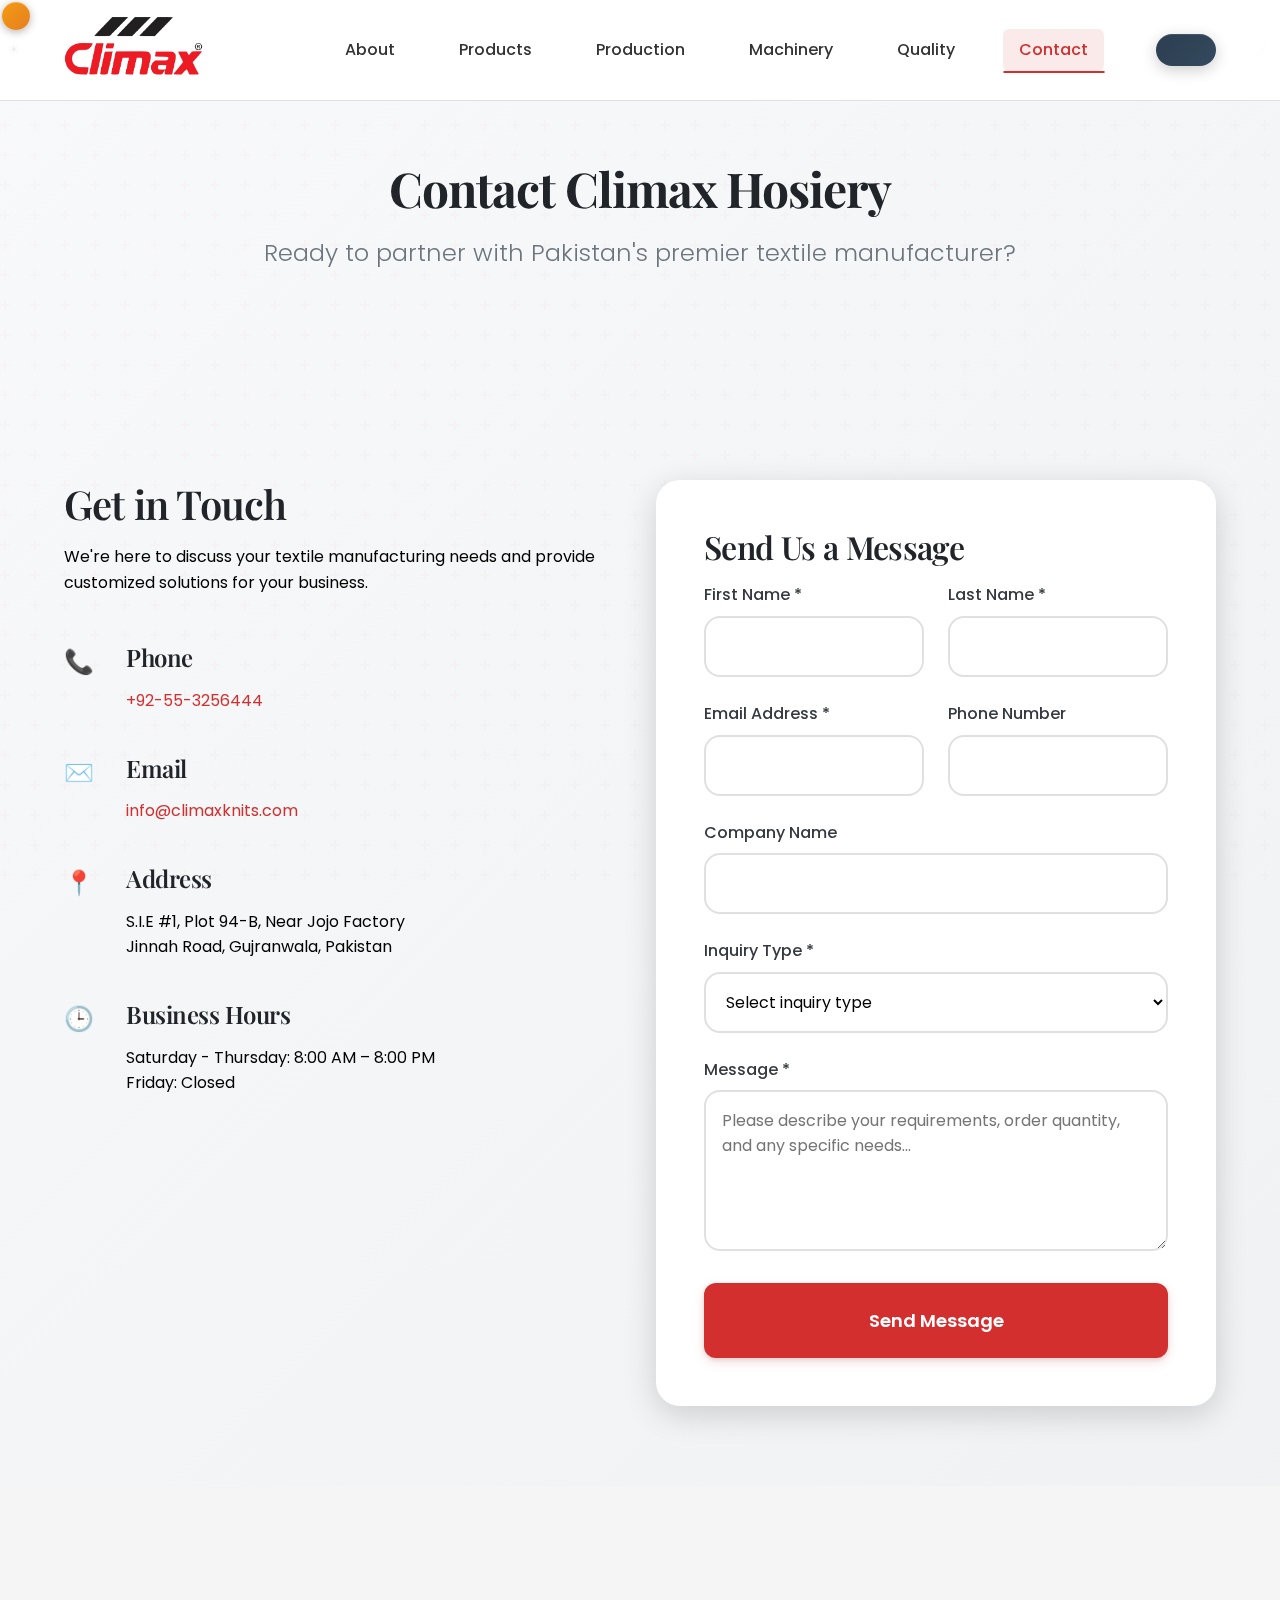
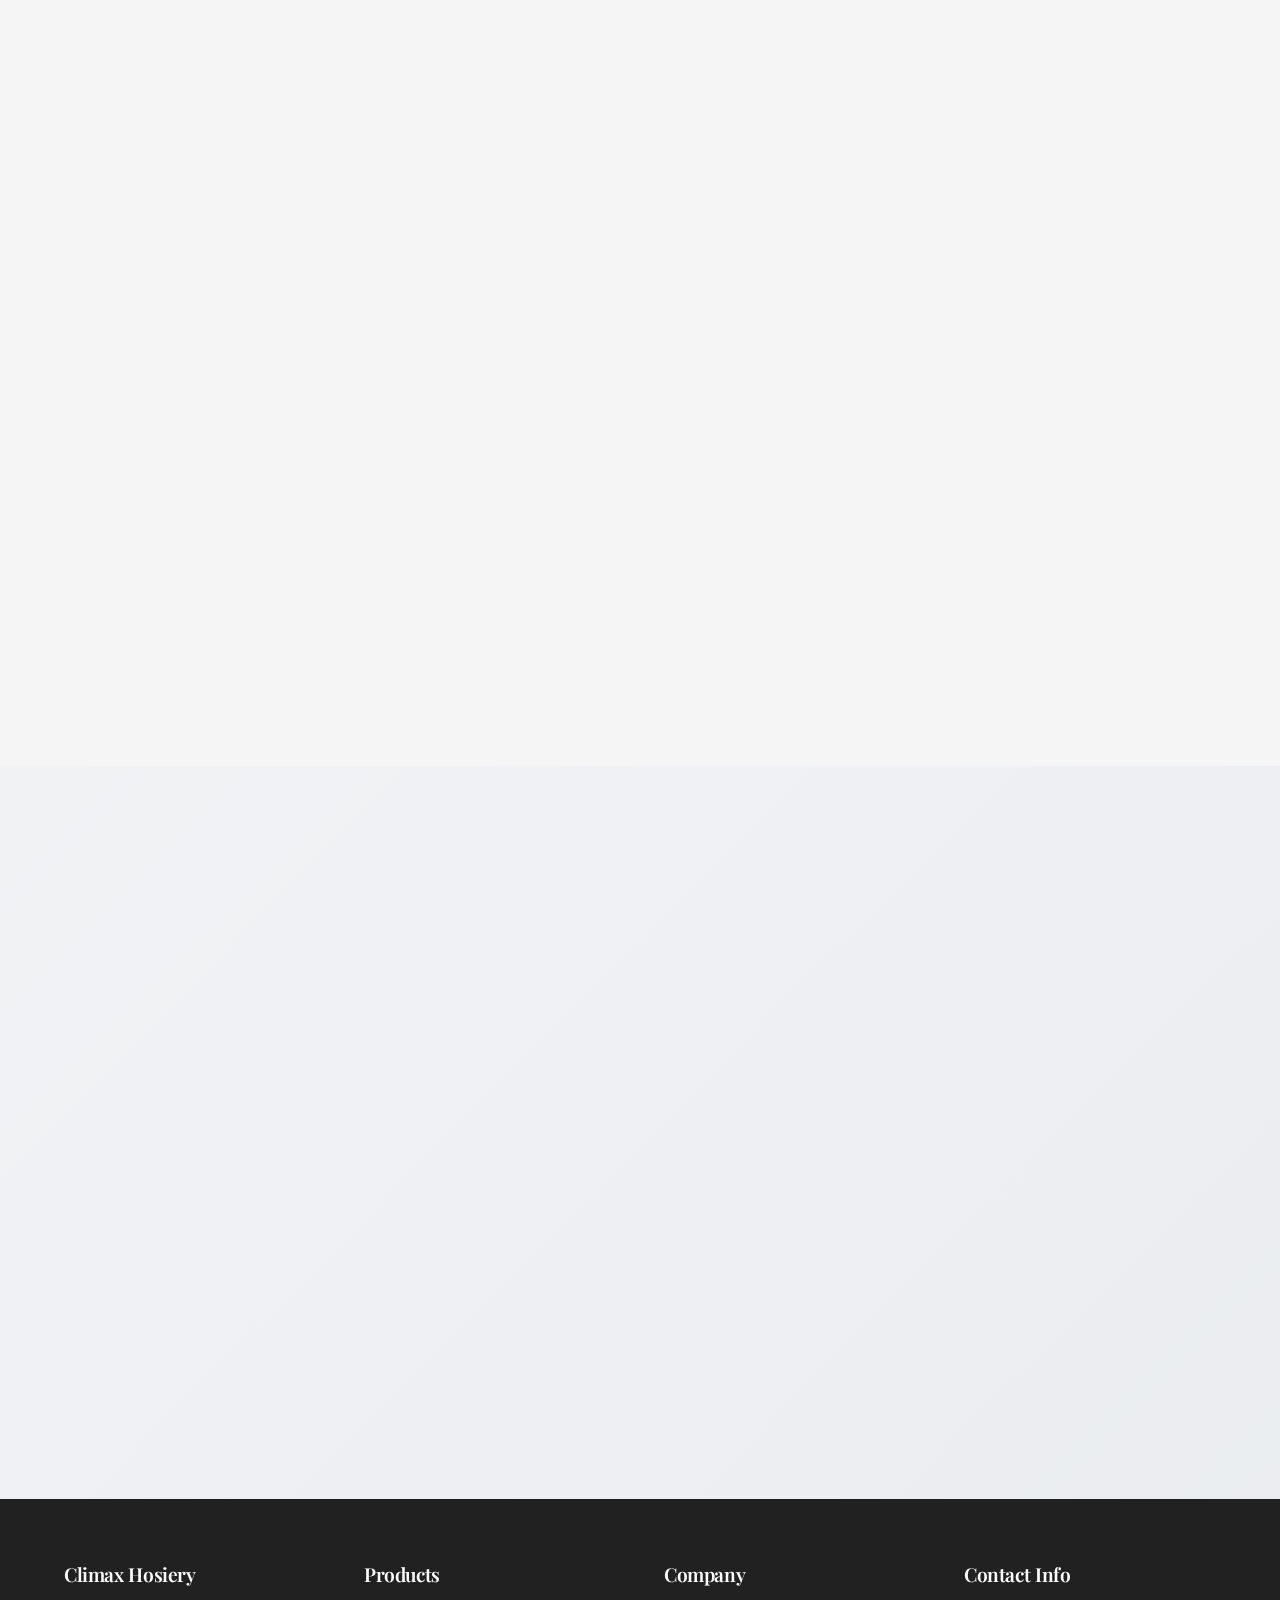
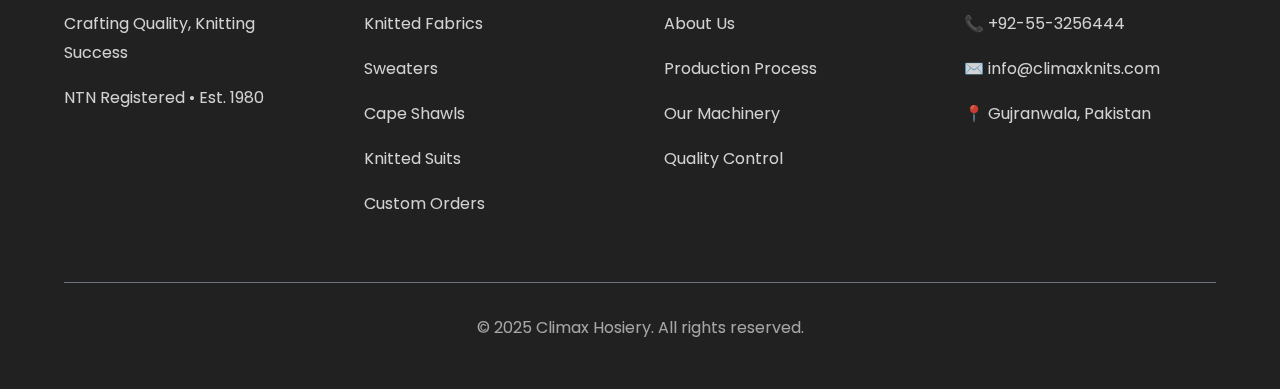
<file: contact.html>
<!DOCTYPE html>
<html lang="en">
<head>
  <meta charset="UTF-8">
  <meta name="viewport" content="width=device-width, initial-scale=1.0">
  <title>Contact Us - Climax Hosiery | Get in Touch for Manufacturing Inquiries</title>
  <meta name="description" content="Contact Climax Hosiery for textile manufacturing inquiries. Located in Gujranwala, Pakistan. Phone: +92-55-3256444 | Email: info@climaxknits.com">
  
  <link rel="stylesheet" href="./css/style.min.css">
  <link rel="stylesheet" href="./css/dark-mode.css">
  <link rel="stylesheet" href="./css/responsive-improvements.css">
  <link rel="icon" href="./assets/images/logo.png" type="image/png">
</head>
<body>
  <header class="header" role="banner">
    <div class="container">
      <div class="header-content">
        <a href="index.html" aria-label="Climax Hosiery Home">
          <img src="./assets/images/logo.png" alt="Climax Hosiery Logo" class="logo">
        </a>
        
        <nav class="nav" role="navigation" aria-label="Main navigation">
          <a href="about.html" class="nav-link">About</a>
          <a href="products.html" class="nav-link">Products</a>
          <a href="production.html" class="nav-link">Production</a>
          <a href="machinery.html" class="nav-link">Machinery</a>
          <a href="quality.html" class="nav-link">Quality</a>
          <a href="contact.html" class="nav-link active">Contact</a>
        </nav>
        
        <button class="mobile-menu-btn" aria-label="Toggle mobile menu" aria-expanded="false">☰</button>
      </div>
    </div>
  </header>

  <main style="padding-top: 80px;">
    <!-- Page Hero -->
    <section class="section" role="banner">
      <div class="container">
        <div class="text-center fade-in">
          <h1>Contact Climax Hosiery</h1>
          <p class="hero-tagline">Ready to partner with Pakistan's premier textile manufacturer?</p>
        </div>
      </div>
    </section>

    <!-- Contact Information -->
    <section class="section" role="region" aria-labelledby="contact-info">
      <div class="container">
        <div class="grid grid-2">
          <div class="slide-in-left">
            <h2 id="contact-info">Get in Touch</h2>
            <p class="mb-6">We're here to discuss your textile manufacturing needs and provide customized solutions for your business.</p>
            
            <div class="space-y-4">
              <div class="flex" style="align-items: flex-start; margin-bottom: var(--spacing-3);">
                <span style="font-size: 1.5rem; margin-right: var(--spacing-2);">📞</span>
                <div>
                  <h4>Phone</h4>
                  <p><a href="tel:+92553256444" style="color: var(--primary-red); text-decoration: none;">+92-55-3256444</a></p>
                </div>
              </div>
              
              <div class="flex" style="align-items: flex-start; margin-bottom: var(--spacing-3);">
                <span style="font-size: 1.5rem; margin-right: var(--spacing-2);">✉️</span>
                <div>
                  <h4>Email</h4>
                  <p><a href="mailto:info@climaxknits.com" style="color: var(--primary-red); text-decoration: none;">info@climaxknits.com</a></p>
                </div>
              </div>
              
              <div class="flex" style="align-items: flex-start; margin-bottom: var(--spacing-3);">
                <span style="font-size: 1.5rem; margin-right: var(--spacing-2);">📍</span>
                <div>
                  <h4>Address</h4>
                  <p>S.I.E #1, Plot 94-B, Near Jojo Factory<br>Jinnah Road, Gujranwala, Pakistan</p>
                </div>
              </div>
              
              <div class="flex" style="align-items: flex-start; margin-bottom: var(--spacing-3);">
                <span style="font-size: 1.5rem; margin-right: var(--spacing-2);">🕒</span>
                <div>
                  <h4>Business Hours</h4>
                  <p>Saturday - Thursday: 8:00 AM – 8:00 PM<br>Friday: Closed</p>
                </div>
              </div>
            </div>
          </div>
          
          <div class="slide-in-right">
            <div class="contact-form">
              <h3>Send Us a Message</h3>
              <form id="contactForm" novalidate>
                <div class="form-row">
                  <div class="form-group">
                    <label for="firstName" class="form-label">First Name *</label>
                    <input type="text" id="firstName" name="firstName" class="form-input" required>
                  </div>
                  <div class="form-group">
                    <label for="lastName" class="form-label">Last Name *</label>
                    <input type="text" id="lastName" name="lastName" class="form-input" required>
                  </div>
                </div>
                
                <div class="form-row">
                  <div class="form-group">
                    <label for="email" class="form-label">Email Address *</label>
                    <input type="email" id="email" name="email" class="form-input" required>
                  </div>
                  <div class="form-group">
                    <label for="phone" class="form-label">Phone Number</label>
                    <input type="tel" id="phone" name="phone" class="form-input">
                  </div>
                </div>
                
                <div class="form-group">
                  <label for="company" class="form-label">Company Name</label>
                  <input type="text" id="company" name="company" class="form-input">
                </div>
                
                <div class="form-group">
                  <label for="inquiryType" class="form-label">Inquiry Type *</label>
                  <select id="inquiryType" name="inquiryType" class="form-select" required>
                    <option value="">Select inquiry type</option>
                    <option value="knitted-fabrics">Knitted Fabrics</option>
                    <option value="sweaters">Sweaters</option>
                    <option value="cape-shawls">Cape Shawls</option>
                    <option value="suits">Knitted Suits</option>
                    <option value="custom-orders">Custom Orders/OEM</option>
                    <option value="general">General Inquiry</option>
                  </select>
                </div>
                
                <div class="form-group">
                  <label for="message" class="form-label">Message *</label>
                  <textarea id="message" name="message" class="form-textarea" rows="5" required placeholder="Please describe your requirements, order quantity, and any specific needs..."></textarea>
                </div>
                
                <button type="submit" class="btn btn-primary btn-large" style="width: 100%;">Send Message</button>
              </form>
            </div>
          </div>
        </div>
      </div>
    </section>

    <!-- Google Map -->
    <section class="section bg-gray" role="region" aria-labelledby="location-title">
      <div class="container">
        <h2 id="location-title" class="section-title fade-in">Our Location</h2>
        <div class="fade-in">
          <div style="position: relative; height: 400px; border-radius: var(--border-radius-lg); overflow: hidden; box-shadow: var(--shadow-lg);">
            <iframe 
              src="https://www.google.com/maps/embed?pb=!1m18!1m12!1m3!1d3405.5234567890123!2d74.1876543!3d32.1234567!2m3!1f0!2f0!3f0!3m2!1i1024!2i768!4f13.1!3m3!1m2!1s0x0%3A0x0!2sGujranwala%2C%20Pakistan!5e0!3m2!1sen!2s!4v1640000000000!5m2!1sen!2s"
              width="100%" 
              height="400" 
              style="border:0;" 
              allowfullscreen="" 
              loading="lazy" 
              referrerpolicy="no-referrer-when-downgrade"
              title="Climax Hosiery Location - Gujranwala, Pakistan">
            </iframe>
          </div>
          
          <div class="text-center mt-6">
            <h4>Visit Our Facility</h4>
            <p>Located in the heart of Gujranwala's industrial zone, our modern manufacturing facility is equipped with state-of-the-art machinery and staffed by skilled professionals.</p>
            <p class="mt-4">
              <strong>Address:</strong> S.I.E #1, Plot 94-B, Near Jojo Factory, Jinnah Road, Gujranwala, Pakistan
            </p>
          </div>
        </div>
      </div>
    </section>

    <!-- Business Policies -->
    <section class="section" role="region" aria-labelledby="policies-title">
      <div class="diagonal-overlay"></div>
      <div class="container">
        <h2 id="policies-title" class="section-title fade-in">Business Policies</h2>
        
        <div class="grid grid-2">
          <div class="card modern-card slide-in-left">
            <div class="card-diagonal-accent"></div>
            <h4>Sample Policy</h4>
            <div class="card-separator"></div>
            <div class="mt-4">
              <div style="padding: var(--spacing-3); background: var(--neutral-100); border-radius: var(--border-radius); margin-bottom: var(--spacing-3);">
                <strong>Lead Time:</strong> Approximately 7 working days for sample production
              </div>
              <div style="padding: var(--spacing-3); background: var(--neutral-100); border-radius: var(--border-radius); margin-bottom: var(--spacing-3);">
                <strong>Repeat Clients:</strong> Free samples (shipping charges only)
              </div>
              <div style="padding: var(--spacing-3); background: var(--neutral-100); border-radius: var(--border-radius);">
                <strong>New Clients:</strong> Paid samples, refundable upon order confirmation
              </div>
            </div>
          </div>
          
          <div class="card modern-card slide-in-right">
            <div class="card-diagonal-accent"></div>
            <h4>Payment Terms</h4>
            <div class="card-separator"></div>
            <div class="mt-4">
              <div style="padding: var(--spacing-3); background: var(--neutral-100); border-radius: var(--border-radius); margin-bottom: var(--spacing-3);">
                <strong>Deposit:</strong> 50% advance payment required
              </div>
              <div style="padding: var(--spacing-3); background: var(--neutral-100); border-radius: var(--border-radius); margin-bottom: var(--spacing-3);">
                <strong>Balance:</strong> Remaining 50% payable on delivery
              </div>
              <div style="padding: var(--spacing-3); background: var(--neutral-100); border-radius: var(--border-radius);">
                <strong>MOQ:</strong> Negotiable based on product type and complexity
              </div>
            </div>
          </div>
        </div>
      </div>
    </section>
  </main>

  <footer class="footer" role="contentinfo">
    <div class="container">
      <div class="footer-content">
        <div class="footer-section">
          <h4>Climax Hosiery</h4>
          <p>Crafting Quality, Knitting Success</p>
          <p>NTN Registered • Est. 1980</p>
        </div>
        
        <div class="footer-section">
          <h4>Products</h4>
          <p><a href="product-fabrics.html">Knitted Fabrics</a></p>
          <p><a href="product-sweaters.html">Sweaters</a></p>
          <p><a href="product-cape-shawls.html">Cape Shawls</a></p>
          <p><a href="product-suits.html">Knitted Suits</a></p>
          <p><a href="product-custom.html">Custom Orders</a></p>
        </div>
        
        <div class="footer-section">
          <h4>Company</h4>
          <p><a href="about.html">About Us</a></p>
          <p><a href="production.html">Production Process</a></p>
          <p><a href="machinery.html">Our Machinery</a></p>
          <p><a href="quality.html">Quality Control</a></p>
        </div>
        
        <div class="footer-section">
          <h4>Contact Info</h4>
          <p>📞 +92-55-3256444</p>
          <p>✉️ info@climaxknits.com</p>
          <p>📍 Gujranwala, Pakistan</p>
        </div>
      </div>
      
      <div class="footer-bottom">
        <p>&copy; 2025 Climax Hosiery. All rights reserved.</p>
      </div>
    </div>
  </footer>

  <script src="./js/enhanced-main.js"></script>
</body>
</html>
</file>
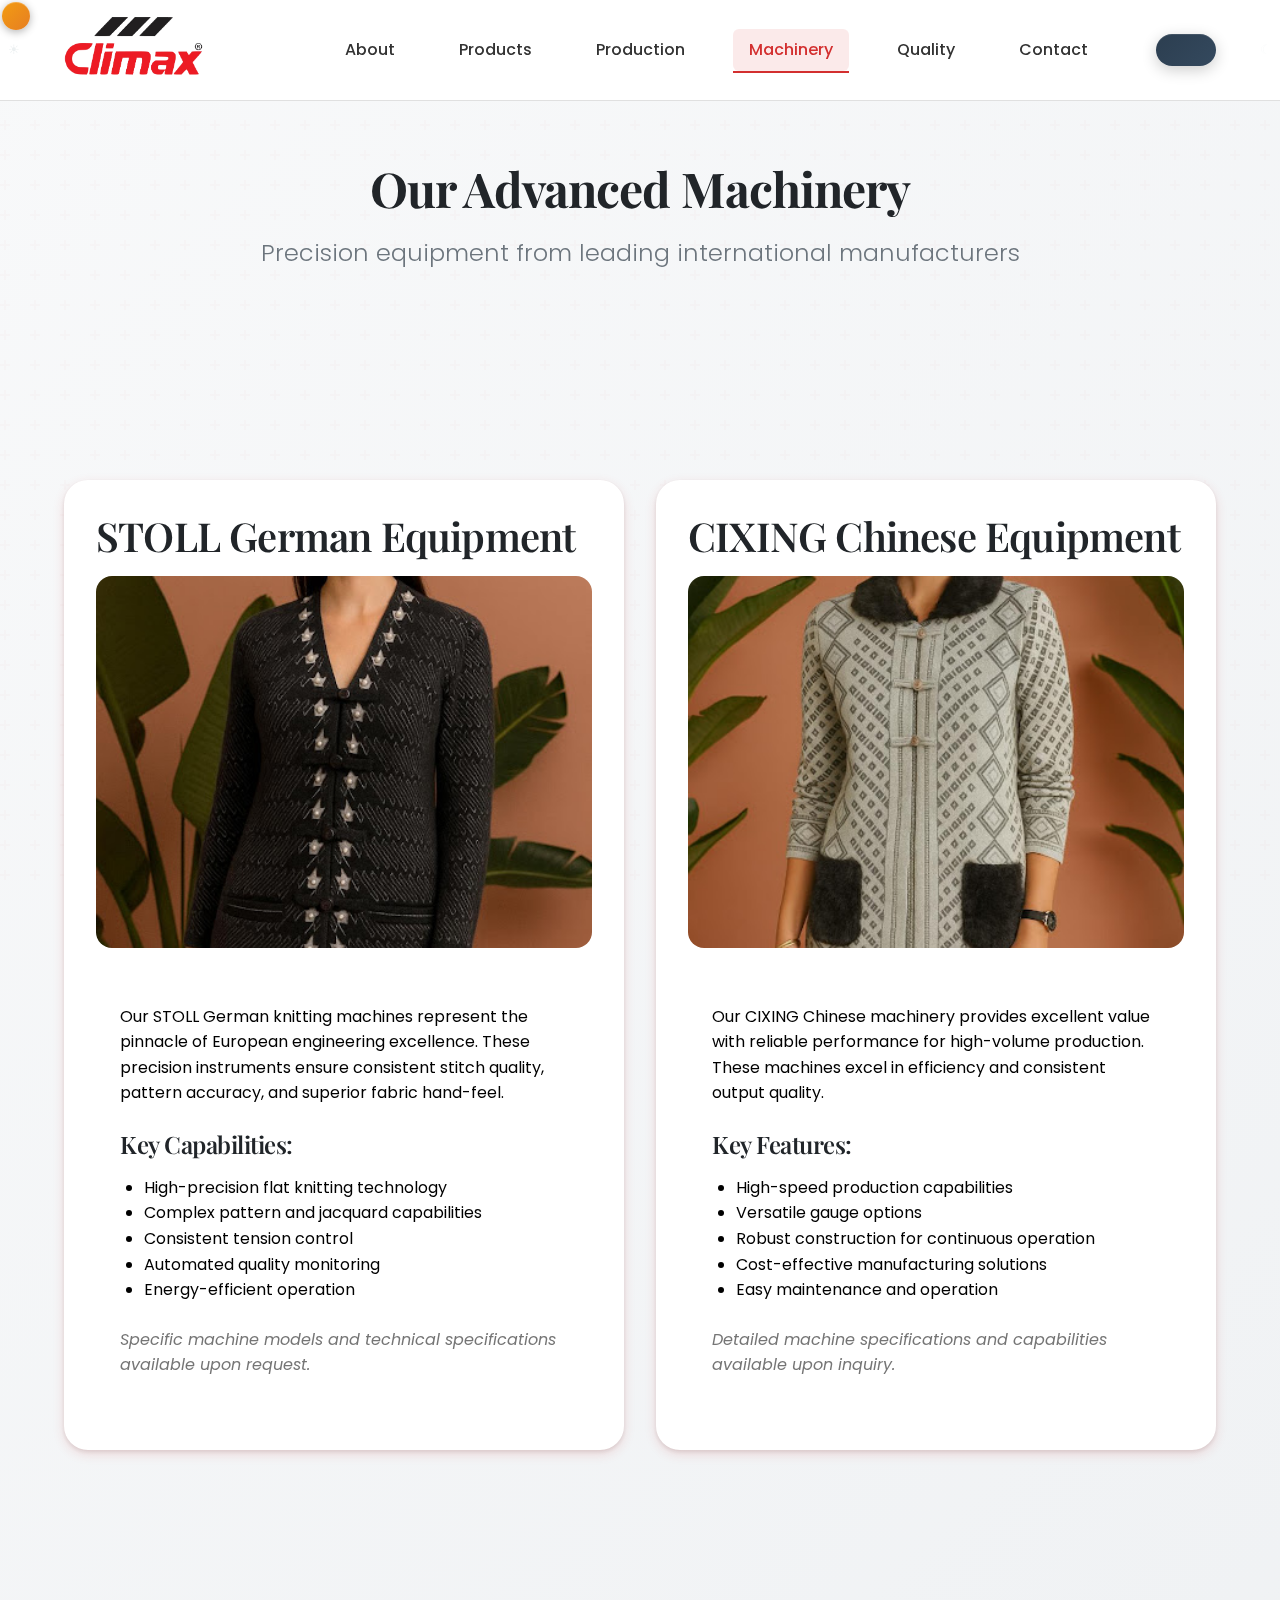
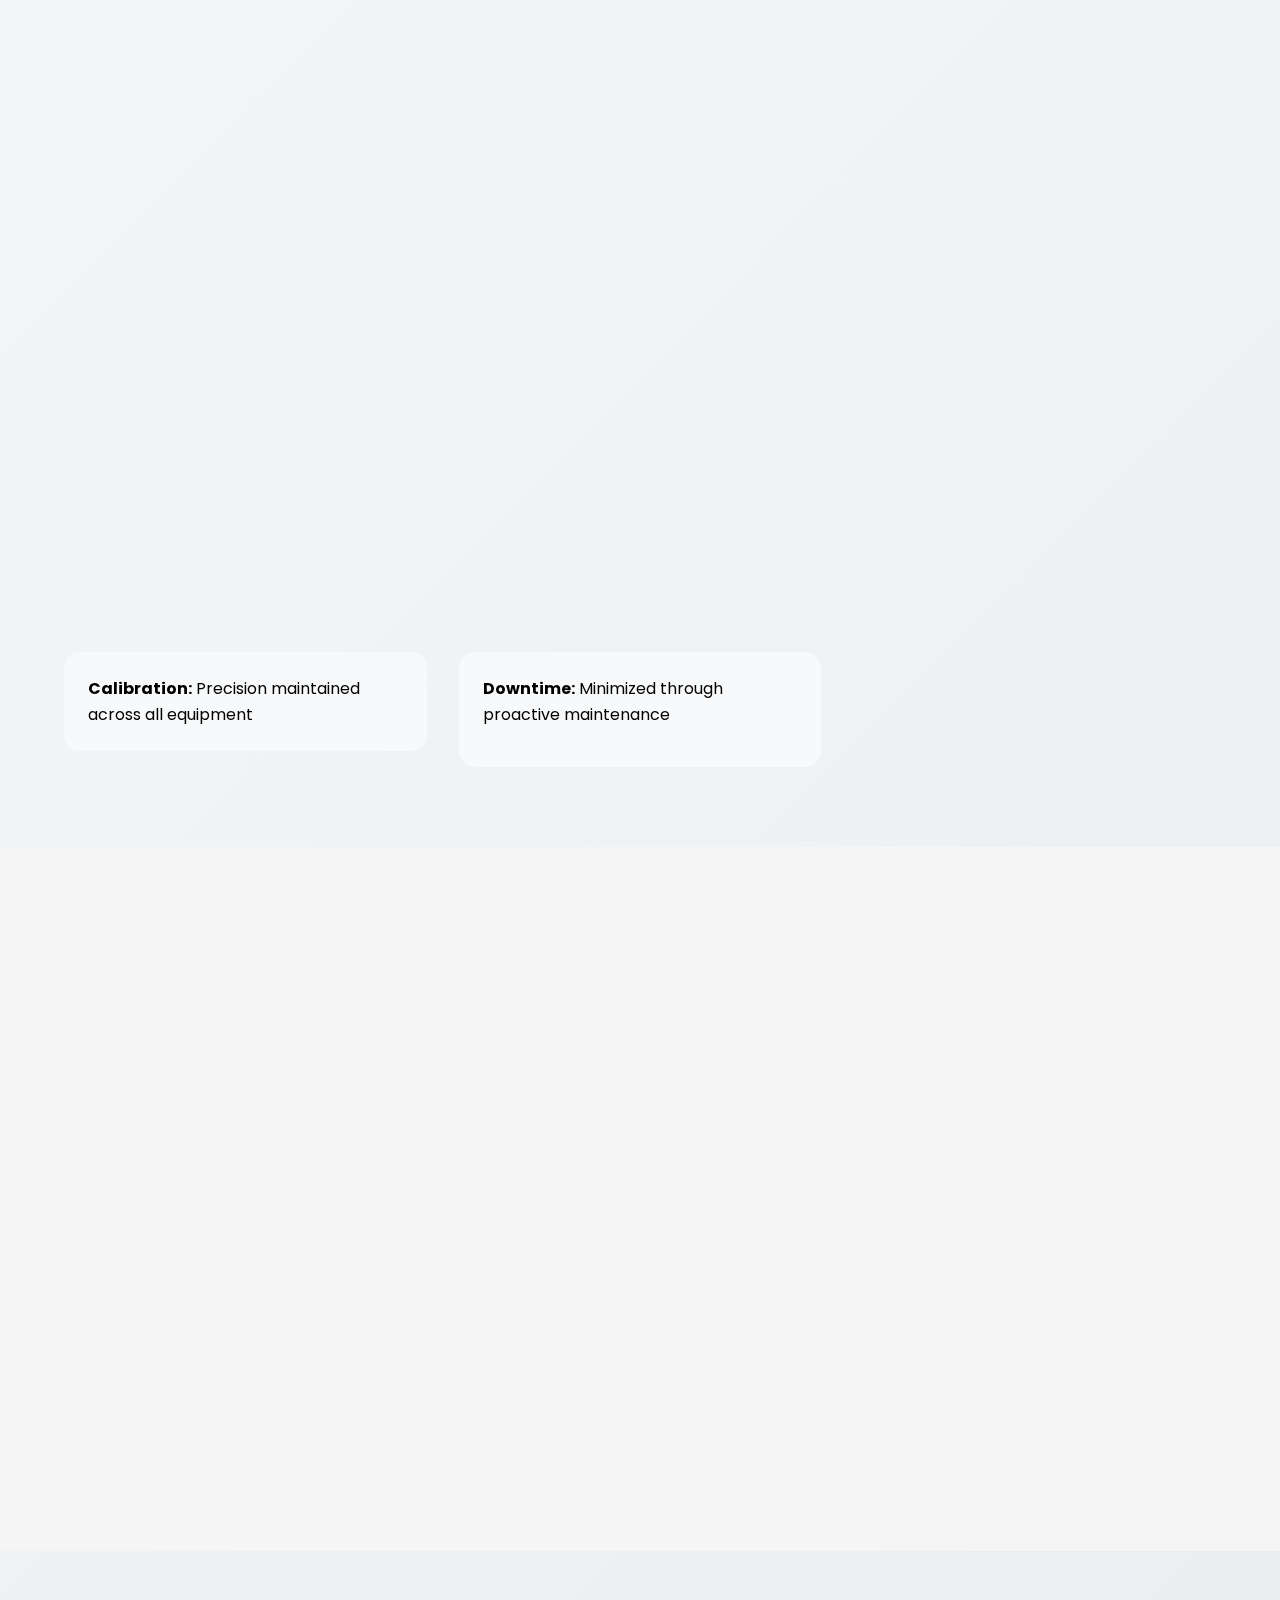
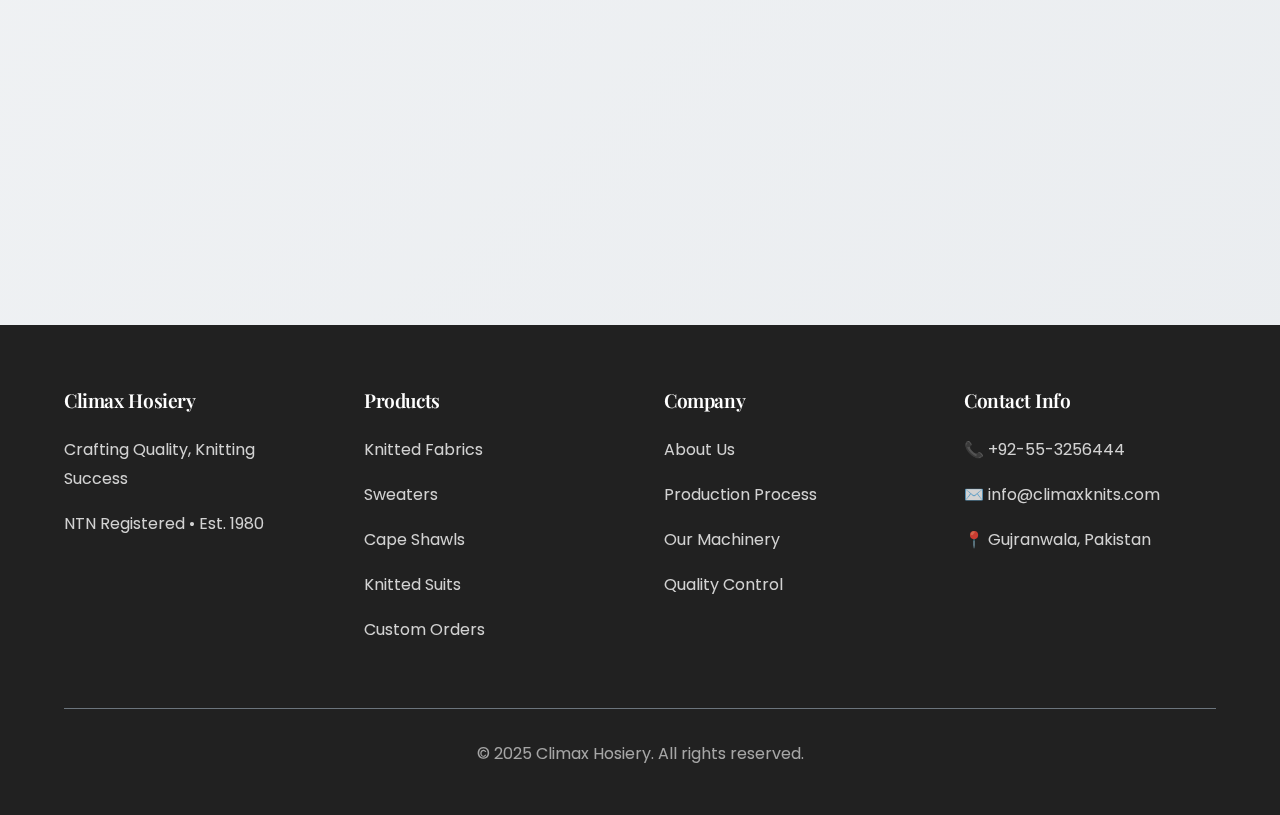
<file: machinery.html>
<!DOCTYPE html>
<html lang="en">
<head>
  <meta charset="UTF-8">
  <meta name="viewport" content="width=device-width, initial-scale=1.0">
  <title>Machinery - Climax Hosiery | STOLL German & CIXING Chinese Equipment</title>
  <meta name="description" content="Advanced knitting machinery including STOLL German and CIXING Chinese equipment ensuring precision manufacturing and consistent quality.">
  
  <link rel="stylesheet" href="./css/style.min.css">
  <link rel="stylesheet" href="./css/dark-mode.css">
  <link rel="stylesheet" href="./css/responsive-improvements.css">
  <link rel="icon" href="./assets/images/logo.png" type="image/png">
</head>
<body>
  <header class="header" role="banner">
    <div class="container">
      <div class="header-content">
        <a href="index.html" aria-label="Climax Hosiery Home">
          <img src="./assets/images/logo.png" alt="Climax Hosiery Logo" class="logo">
        </a>
        
        <nav class="nav" role="navigation" aria-label="Main navigation">
          <a href="about.html" class="nav-link">About</a>
          <a href="products.html" class="nav-link">Products</a>
          <a href="production.html" class="nav-link">Production</a>
          <a href="machinery.html" class="nav-link active">Machinery</a>
          <a href="quality.html" class="nav-link">Quality</a>
          <a href="contact.html" class="nav-link">Contact</a>
        </nav>
        
        <button class="mobile-menu-btn" aria-label="Toggle mobile menu" aria-expanded="false">☰</button>
      </div>
    </div>
  </header>

  <main style="padding-top: 80px;">
    <!-- Page Hero -->
    <section class="section" role="banner">
      <div class="container">
        <div class="text-center fade-in">
          <h1>Our Advanced Machinery</h1>
          <p class="hero-tagline">Precision equipment from leading international manufacturers</p>
        </div>
      </div>
    </section>

    <!-- Machinery Overview -->
    <section class="section" role="region" aria-labelledby="machinery-overview">
      <div class="container">
        <div class="grid grid-2">
          <div class="card modern-card slide-in-left">
            <div class="card-diagonal-accent"></div>
            <h2 id="machinery-overview">STOLL German Equipment</h2>
            <img src="./assets/images/product-6.jpg" alt="STOLL German Knitting Machines" class="card-image" loading="lazy">
            <div style="padding: var(--spacing-3);">
              <div class="card-separator"></div>
              <p>Our STOLL German knitting machines represent the pinnacle of European engineering excellence. These precision instruments ensure consistent stitch quality, pattern accuracy, and superior fabric hand-feel.</p>
              
              <h4 style="margin-top: var(--spacing-3); margin-bottom: var(--spacing-2);">Key Capabilities:</h4>
              <ul style="margin-left: var(--spacing-3); margin-bottom: var(--spacing-3);">
                <li>High-precision flat knitting technology</li>
                <li>Complex pattern and jacquard capabilities</li>
                <li>Consistent tension control</li>
                <li>Automated quality monitoring</li>
                <li>Energy-efficient operation</li>
              </ul>
              
              <!-- TODO: Add specific machine models and technical specs -->
              <p class="text-gray"><em>Specific machine models and technical specifications available upon request.</em></p>
            </div>
          </div>

          <div class="card modern-card slide-in-right">
            <div class="card-diagonal-accent"></div>
            <h2>CIXING Chinese Equipment</h2>
            <img src="./assets/images/product-7.jpg" alt="CIXING Chinese Knitting Machines" class="card-image" loading="lazy">
            <div style="padding: var(--spacing-3);">
              <div class="card-separator"></div>
              <p>Our CIXING Chinese machinery provides excellent value with reliable performance for high-volume production. These machines excel in efficiency and consistent output quality.</p>
              
              <h4 style="margin-top: var(--spacing-3); margin-bottom: var(--spacing-2);">Key Features:</h4>
              <ul style="margin-left: var(--spacing-3); margin-bottom: var(--spacing-3);">
                <li>High-speed production capabilities</li>
                <li>Versatile gauge options</li>
                <li>Robust construction for continuous operation</li>
                <li>Cost-effective manufacturing solutions</li>
                <li>Easy maintenance and operation</li>
              </ul>
              
              <!-- TODO: Add specific machine models and technical specs -->
              <p class="text-gray"><em>Detailed machine specifications and capabilities available upon inquiry.</em></p>
            </div>
          </div>
        </div>
      </div>
    </section>

    <!-- Technical Capabilities -->
    <section class="section" role="region" aria-labelledby="capabilities-title">
      <div class="section-bg-pattern"></div>
      <div class="container">
        <h2 id="capabilities-title" class="section-title fade-in">Technical Capabilities</h2>
        
        <div class="grid grid-3">
          <div class="card modern-card fade-in">
            <div class="card-diagonal-accent"></div>
            <h4>Knitting Specifications</h4>
            <div class="card-separator"></div>
            <div class="mt-4">
              <!-- TODO: Add actual gauge specifications -->
              <div style="padding: var(--spacing-3); background: var(--neutral-100); border-radius: var(--border-radius); margin-bottom: var(--spacing-2);">
                <strong>Gauge Options:</strong> 3-14 gauge (fine to coarse knitting)
              </div>
              <div style="padding: var(--spacing-3); background: var(--neutral-100); border-radius: var(--border-radius); margin-bottom: var(--spacing-2);">
                <strong>Yarn Compatibility:</strong> 2/30, 2/32, imported varieties
              </div>
              <div style="padding: var(--spacing-3); background: var(--neutral-100); border-radius: var(--border-radius);">
                <strong>Pattern Complexity:</strong> Simple to intricate designs
              </div>
            </div>
          </div>

          <div class="card modern-card fade-in">
            <div class="card-diagonal-accent"></div>
            <h4>Production Features</h4>
            <div class="card-separator"></div>
            <div class="mt-4">
              <div style="padding: var(--spacing-3); background: var(--neutral-100); border-radius: var(--border-radius); margin-bottom: var(--spacing-2);">
                <strong>Automation Level:</strong> Semi to fully automated processes
              </div>
              <div style="padding: var(--spacing-3); background: var(--neutral-100); border-radius: var(--border-radius); margin-bottom: var(--spacing-2);">
                <strong>Quality Monitoring:</strong> Real-time inspection systems
              </div>
              <div style="padding: var(--spacing-3); background: var(--neutral-100); border-radius: var(--border-radius);">
                <strong>Efficiency:</strong> Optimized for high-volume production
              </div>
            </div>
          </div>

          <div class="card modern-card fade-in">
            <div class="card-diagonal-accent"></div>
            <h4>Maintenance Standards</h4>
            <div class="card-separator"></div>
              <h5 style="margin-top: var(--spacing-2); margin-bottom: var(--spacing-1);">Technical Specifications:</h5>
              <p class="text-gray"><em>Flatbed knitting machines with multi-gauge capability, electronic patterning, and automatic tension control. Multi-gauge options for versatile production requirements.</em></p>
                <strong>Preventive Care:</strong> Regular maintenance schedules
              </div>
              <div style="padding: var(--spacing-3); background: var(--neutral-100); border-radius: var(--border-radius); margin-bottom: var(--spacing-2);">
                <strong>Calibration:</strong> Precision maintained across all equipment
              </div>
              <div style="padding: var(--spacing-3); background: var(--neutral-100); border-radius: var(--border-radius);">
                <strong>Downtime:</strong> Minimized through proactive maintenance
              </div>
            </div>
          </div>
        </div>
      </div>
    </section>

    <!-- Equipment Gallery -->
    <section class="section bg-gray" role="region" aria-labelledby="gallery-title">
      <div class="container">
        <h2 id="gallery-title" class="section-title fade-in">Equipment Gallery</h2>
        <p class="text-center fade-in mb-6">Visual showcase of our manufacturing equipment and capabilities</p>
        
        <!-- TODO: Replace with actual machinery photos -->
        <div class="gallery fade-in">
          <div class="gallery-item">
            <img src="./assets/images/product-8.jpg" alt="Knitting Machine Operation" loading="lazy">
          </div>
          <div class="gallery-item">
              <h5 style="margin-top: var(--spacing-2); margin-bottom: var(--spacing-1);">Technical Specifications:</h5>
              <p class="text-gray"><em>Computerized flatbed machines optimized for high-volume production. Programmable stitch control with gauge range 7-12 for consistent quality output.</em></p>
          <div class="gallery-item">
            <img src="./assets/images/product-2.jpg" alt="Steam Pressing Equipment" loading="lazy">
          </div>
          <div class="gallery-item">
            <img src="./assets/images/product-3.jpg" alt="Cutting Table Setup" loading="lazy">
          </div>
        </div>
        
        <p class="text-center mt-6 text-gray"><em>Note: Actual factory and machinery photos to be updated</em></p>
      </div>
    </section>

    <!-- Call to Action -->
    <section class="section" role="region" aria-labelledby="cta-title">
      <div class="container text-center">
        <h2 id="cta-title" class="fade-in">Experience Our Manufacturing Excellence</h2>
        <p class="fade-in mb-6">Partner with us for your next textile project</p>
        <div class="flex justify-center fade-in">
          <a href="contact.html" class="btn btn-primary btn-large">Contact Us Today</a>
        </div>
      </div>
    </section>
  </main>

  <footer class="footer" role="contentinfo">
    <div class="container">
      <div class="footer-content">
        <div class="footer-section">
          <h4>Climax Hosiery</h4>
          <p>Crafting Quality, Knitting Success</p>
          <p>NTN Registered • Est. 1980</p>
        </div>
        
        <div class="footer-section">
          <h4>Products</h4>
          <p><a href="product-fabrics.html">Knitted Fabrics</a></p>
          <p><a href="product-sweaters.html">Sweaters</a></p>
          <p><a href="product-cape-shawls.html">Cape Shawls</a></p>
          <p><a href="product-suits.html">Knitted Suits</a></p>
          <p><a href="product-custom.html">Custom Orders</a></p>
        </div>
        
        <div class="footer-section">
          <h4>Company</h4>
          <p><a href="about.html">About Us</a></p>
          <p><a href="production.html">Production Process</a></p>
          <p><a href="machinery.html">Our Machinery</a></p>
          <p><a href="quality.html">Quality Control</a></p>
        </div>
        
        <div class="footer-section">
          <h4>Contact Info</h4>
          <p>📞 +92-55-3256444</p>
          <p>✉️ info@climaxknits.com</p>
          <p>📍 Gujranwala, Pakistan</p>
        </div>
      </div>
      
      <div class="footer-bottom">
        <p>&copy; 2025 Climax Hosiery. All rights reserved.</p>
      </div>
    </div>
  </footer>

  <script src="./js/enhanced-main.js"></script>
</body>
</html>
</file>
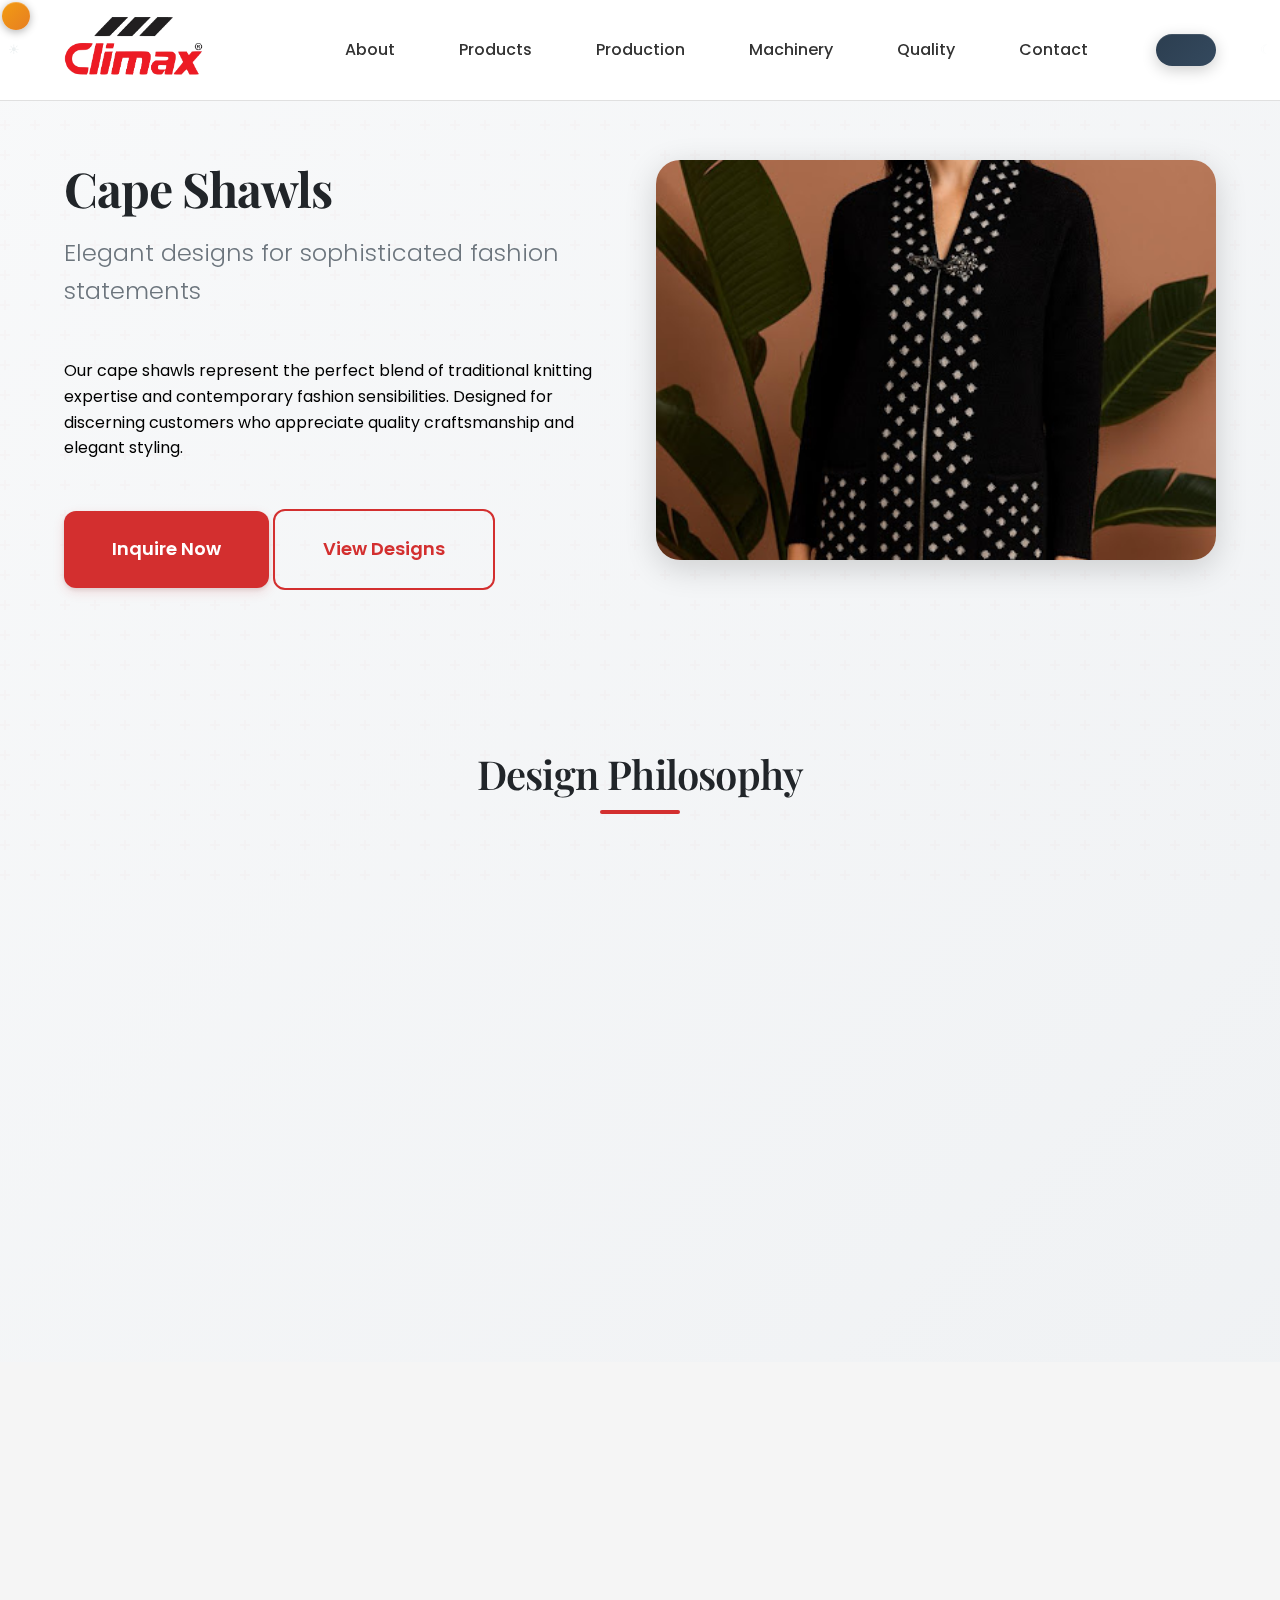
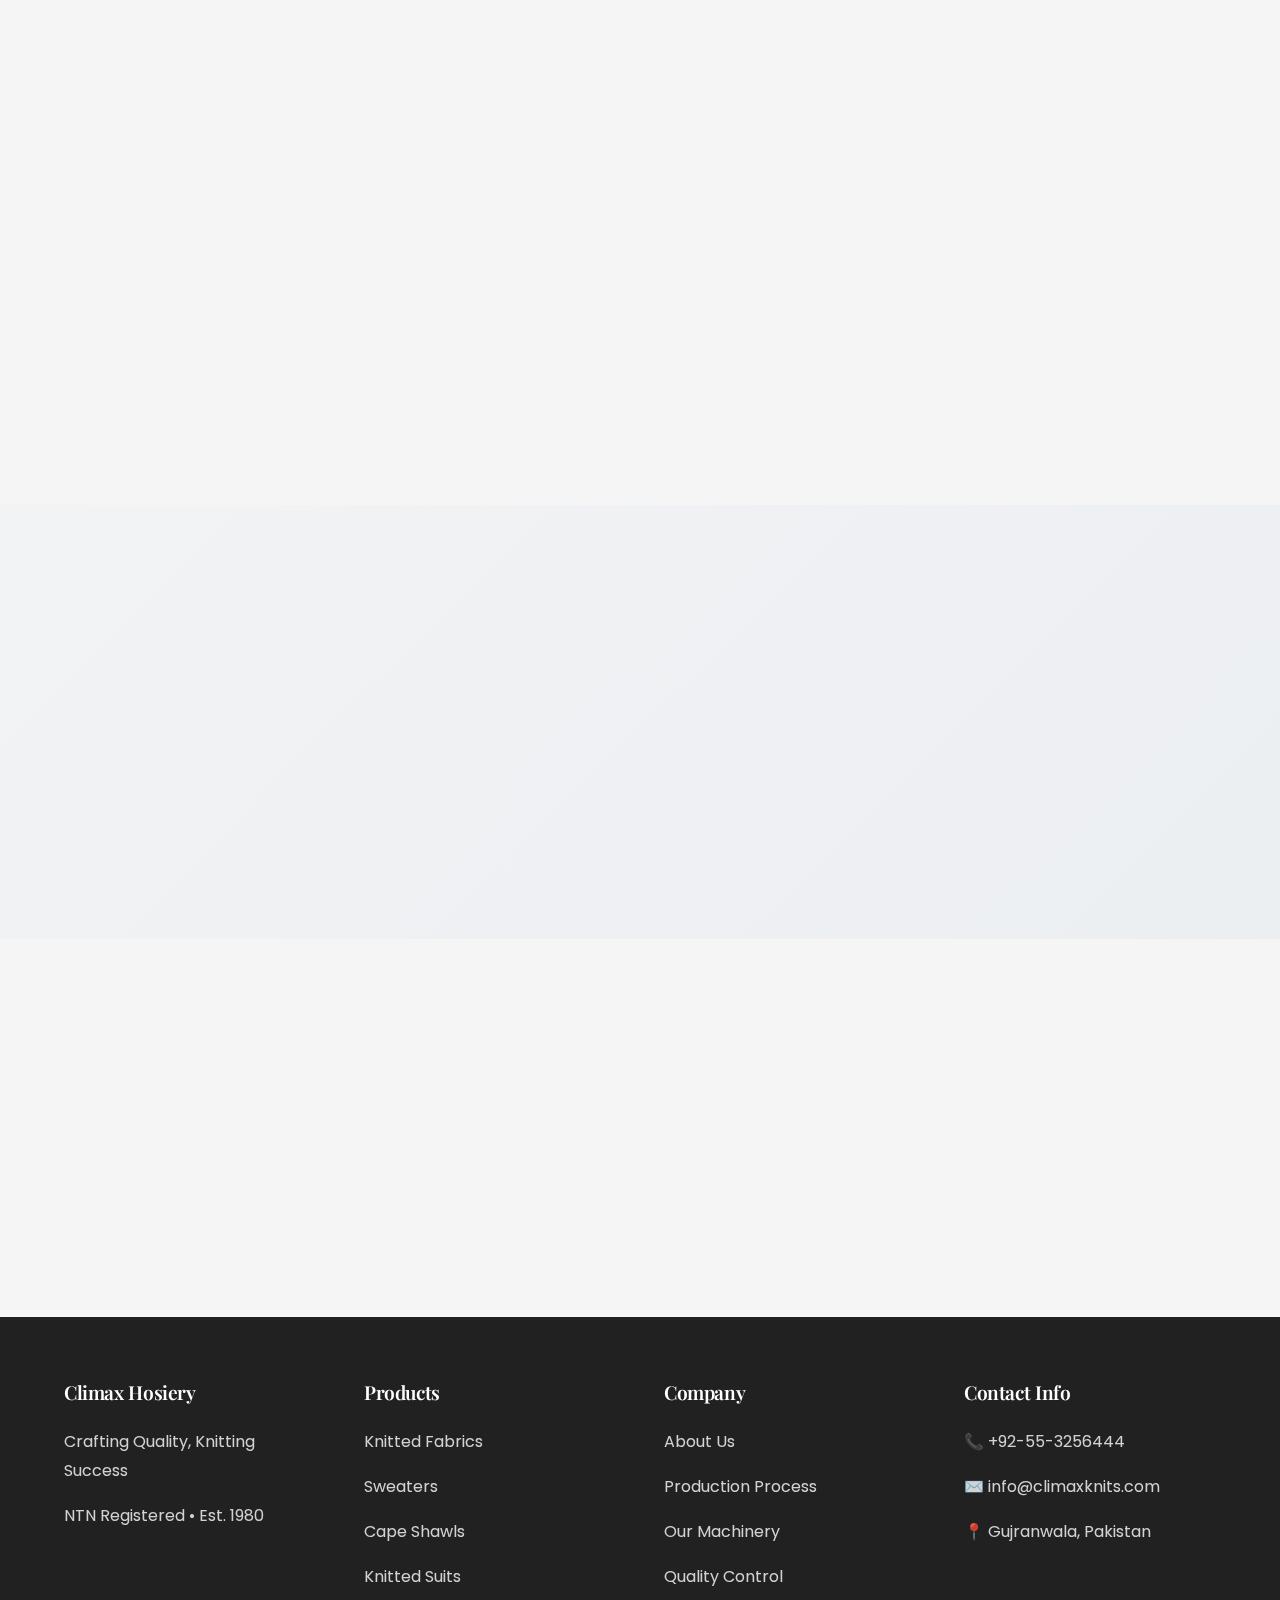
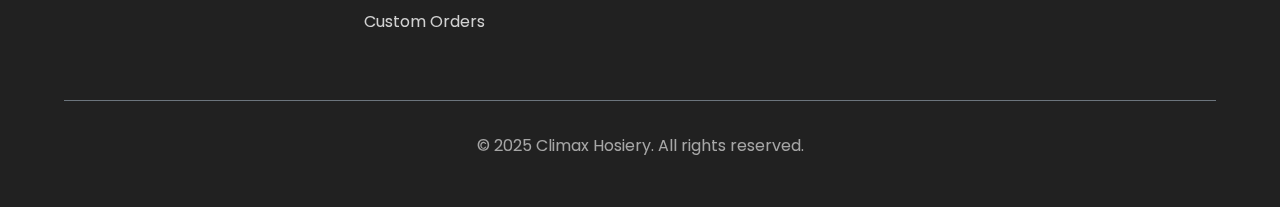
<file: product-cape-shawls.html>
<!DOCTYPE html>
<html lang="en">
<head>
  <meta charset="UTF-8">
  <meta name="viewport" content="width=device-width, initial-scale=1.0">
  <title>Cape Shawls - Climax Hosiery | Elegant Fashion-Forward Designs</title>
  <meta name="description" content="Elegant cape shawls with sophisticated styling and exceptional knit quality. Fashion-forward designs for luxury market segments.">
  
  <link rel="stylesheet" href="./css/style.min.css">
  <link rel="stylesheet" href="./css/dark-mode.css">
  <link rel="stylesheet" href="./css/responsive-improvements.css">
  <link rel="icon" href="./assets/images/logo.png" type="image/png">
</head>
<body>
  <header class="header" role="banner">
    <div class="container">
      <div class="header-content">
        <a href="index.html" aria-label="Climax Hosiery Home">
          <img src="./assets/images/logo.png" alt="Climax Hosiery Logo" class="logo">
        </a>
        
        <nav class="nav" role="navigation" aria-label="Main navigation">
          <a href="about.html" class="nav-link">About</a>
          <a href="products.html" class="nav-link">Products</a>
          <a href="production.html" class="nav-link">Production</a>
          <a href="machinery.html" class="nav-link">Machinery</a>
          <a href="quality.html" class="nav-link">Quality</a>
          <a href="contact.html" class="nav-link">Contact</a>
        </nav>
        
        <button class="mobile-menu-btn" aria-label="Toggle mobile menu" aria-expanded="false">☰</button>
      </div>
    </div>
  </header>

  <main style="padding-top: 80px;">
    <!-- Product Hero -->
    <section class="section" role="banner">
      <div class="container">
        <div class="grid grid-2">
          <div class="slide-in-left">
            <h1>Cape Shawls</h1>
            <p class="hero-tagline">Elegant designs for sophisticated fashion statements</p>
            <p>Our cape shawls represent the perfect blend of traditional knitting expertise and contemporary fashion sensibilities. Designed for discerning customers who appreciate quality craftsmanship and elegant styling.</p>
            
            <div class="mt-6">
              <a href="contact.html" class="btn btn-primary btn-large">Inquire Now</a>
              <a href="#designs" class="btn btn-outline btn-large ml-4">View Designs</a>
            </div>
          </div>
          
          <div class="slide-in-right">
            <img src="./assets/images/product-3.jpg" alt="Elegant Cape Shawl Collection" style="width: 100%; height: 400px; object-fit: cover; border-radius: var(--border-radius-lg); box-shadow: var(--shadow-lg);">
          </div>
        </div>
      </div>
    </section>

    <!-- Design Philosophy -->
    <section class="section" role="region" aria-labelledby="philosophy-title">
      <div class="container">
        <h2 id="philosophy-title" class="section-title fade-in">Design Philosophy</h2>
        
        <div class="grid grid-2">
          <div class="card slide-in-left">
            <h4>Fashion-Forward Approach</h4>
            <p>Our cape shawl designs reflect current fashion trends while maintaining timeless elegance. We study international fashion weeks and market preferences to create pieces that resonate with modern consumers.</p>
            
            <h5 style="margin-top: var(--spacing-3); margin-bottom: var(--spacing-2);">Design Elements:</h5>
            <ul style="margin-left: var(--spacing-3);">
              <li>Contemporary silhouettes and proportions</li>
              <li>Sophisticated color palettes</li>
              <li>Texture and pattern variations</li>
              <li>Versatile styling options</li>
              <li>Season-appropriate designs</li>
            </ul>
          </div>
          
          <div class="card slide-in-right">
            <h4>Quality Craftsmanship</h4>
            <p>Every cape shawl undergoes meticulous construction processes ensuring luxury feel and lasting quality. Our skilled artisans bring decades of experience to each piece.</p>
            
            <h5 style="margin-top: var(--spacing-3); margin-bottom: var(--spacing-2);">Craftsmanship Features:</h5>
            <ul style="margin-left: var(--spacing-3);">
              <li>Hand-finished details and edges</li>
              <li>Precise pattern matching</li>
              <li>Superior draping characteristics</li>
              <li>Durable construction techniques</li>
              <li>Premium yarn selection</li>
            </ul>
          </div>
        </div>
      </div>
    </section>

    <!-- Cape Shawl Specifications -->
    <section class="section bg-gray" role="region" aria-labelledby="shawl-specs-title">
      <div class="container">
        <h2 id="shawl-specs-title" class="section-title fade-in">Technical Specifications</h2>
        
        <div class="grid grid-3">
          <div class="card fade-in">
            <h4>Dimensions & Sizing</h4>
            <div class="mt-4">
              <div style="padding: var(--spacing-3); background: var(--neutral-100); border-radius: var(--border-radius); margin-bottom: var(--spacing-2);">
                <strong>Standard Length:</strong> 72-80 inches
              </div>
              <div style="padding: var(--spacing-3); background: var(--neutral-100); border-radius: var(--border-radius); margin-bottom: var(--spacing-2);">
                <strong>Width Options:</strong> 24-32 inches
              </div>
              <div style="padding: var(--spacing-3); background: var(--neutral-100); border-radius: var(--border-radius);">
                <strong>Custom Sizes:</strong> Available per requirement
              </div>
            </div>
          </div>

          <div class="card fade-in">
            <h4>Material Options</h4>
            <div class="mt-4">
              <div style="padding: var(--spacing-3); background: var(--neutral-100); border-radius: var(--border-radius); margin-bottom: var(--spacing-2);">
                <strong>Pure Acrylic:</strong> 100% soft acrylic (standard)
              </div>
              <div style="padding: var(--spacing-3); background: var(--neutral-100); border-radius: var(--border-radius); margin-bottom: var(--spacing-2);">
                <strong>Premium Blend:</strong> 90% Acrylic, 10% Wool (optional)
              </div>
              <div style="padding: var(--spacing-3); background: var(--neutral-100); border-radius: var(--border-radius);">
                <strong>Specialty Fibers:</strong> Available on request
              </div>
            </div>
          </div>

          <div class="card fade-in">
            <h4>Styling Features</h4>
            <div class="mt-4">
              <div style="padding: var(--spacing-3); background: var(--neutral-100); border-radius: var(--border-radius); margin-bottom: var(--spacing-2);">
                <strong>Neckline Options:</strong> Multiple styles
              </div>
              <div style="padding: var(--spacing-3); background: var(--neutral-100); border-radius: var(--border-radius); margin-bottom: var(--spacing-2);">
                <strong>Closure Types:</strong> Various fastening options
              </div>
              <div style="padding: var(--spacing-3); background: var(--neutral-100); border-radius: var(--border-radius);">
                <strong>Decorative Elements:</strong> Available per design
              </div>
            </div>
          </div>
        </div>
      </div>
    </section>

    <!-- Design Gallery -->
    <section id="designs" class="section" role="region" aria-labelledby="designs-title">
      <div class="container">
        <h2 id="designs-title" class="section-title fade-in">Design Showcase</h2>
        
        <div class="gallery fade-in">
          <div class="gallery-item">
            <img src="./assets/images/product-3.jpg" alt="Classic Cape Design" loading="lazy">
          </div>
          <div class="gallery-item">
            <img src="./assets/images/product-5.jpg" alt="Modern Shawl Style" loading="lazy">
          </div>
          <div class="gallery-item">
            <img src="./assets/images/product-7.jpg" alt="Luxury Cape Shawl" loading="lazy">
          </div>
          <div class="gallery-item">
            <img src="./assets/images/product-8.jpg" alt="Seasonal Collection" loading="lazy">
          </div>
          <div class="gallery-item">
            <img src="./assets/images/product-1.jpg" alt="Textural Details" loading="lazy">
          </div>
          <div class="gallery-item">
            <img src="./assets/images/product-2.jpg" alt="Color Variations" loading="lazy">
          </div>
        </div>
      </div>
    </section>

    <!-- Call to Action -->
    <section class="section bg-gray" role="region" aria-labelledby="cta-title">
      <div class="container text-center">
        <h2 id="cta-title" class="fade-in">Create Your Cape Shawl Collection</h2>
        <p class="fade-in mb-6">Partner with us to develop elegant cape shawls for your fashion line</p>
        <div class="flex justify-center fade-in">
          <a href="contact.html" class="btn btn-primary btn-large">Start Your Order</a>
          <a href="products.html" class="btn btn-outline btn-large ml-4">Explore More</a>
        </div>
      </div>
    </section>
  </main>

  <footer class="footer" role="contentinfo">
    <div class="container">
      <div class="footer-content">
        <div class="footer-section">
          <h4>Climax Hosiery</h4>
          <p>Crafting Quality, Knitting Success</p>
          <p>NTN Registered • Est. 1980</p>
        </div>
        
        <div class="footer-section">
          <h4>Products</h4>
          <p><a href="product-fabrics.html">Knitted Fabrics</a></p>
          <p><a href="product-sweaters.html">Sweaters</a></p>
          <p><a href="product-cape-shawls.html">Cape Shawls</a></p>
          <p><a href="product-suits.html">Knitted Suits</a></p>
          <p><a href="product-custom.html">Custom Orders</a></p>
        </div>
        
        <div class="footer-section">
          <h4>Company</h4>
          <p><a href="about.html">About Us</a></p>
          <p><a href="production.html">Production Process</a></p>
          <p><a href="machinery.html">Our Machinery</a></p>
          <p><a href="quality.html">Quality Control</a></p>
        </div>
        
        <div class="footer-section">
          <h4>Contact Info</h4>
          <p>📞 +92-55-3256444</p>
          <p>✉️ info@climaxknits.com</p>
          <p>📍 Gujranwala, Pakistan</p>
        </div>
      </div>
      
      <div class="footer-bottom">
        <p>&copy; 2025 Climax Hosiery. All rights reserved.</p>
      </div>
    </div>
  </footer>

  <script src="./js/enhanced-main.js"></script>
</body>
</html>
</file>
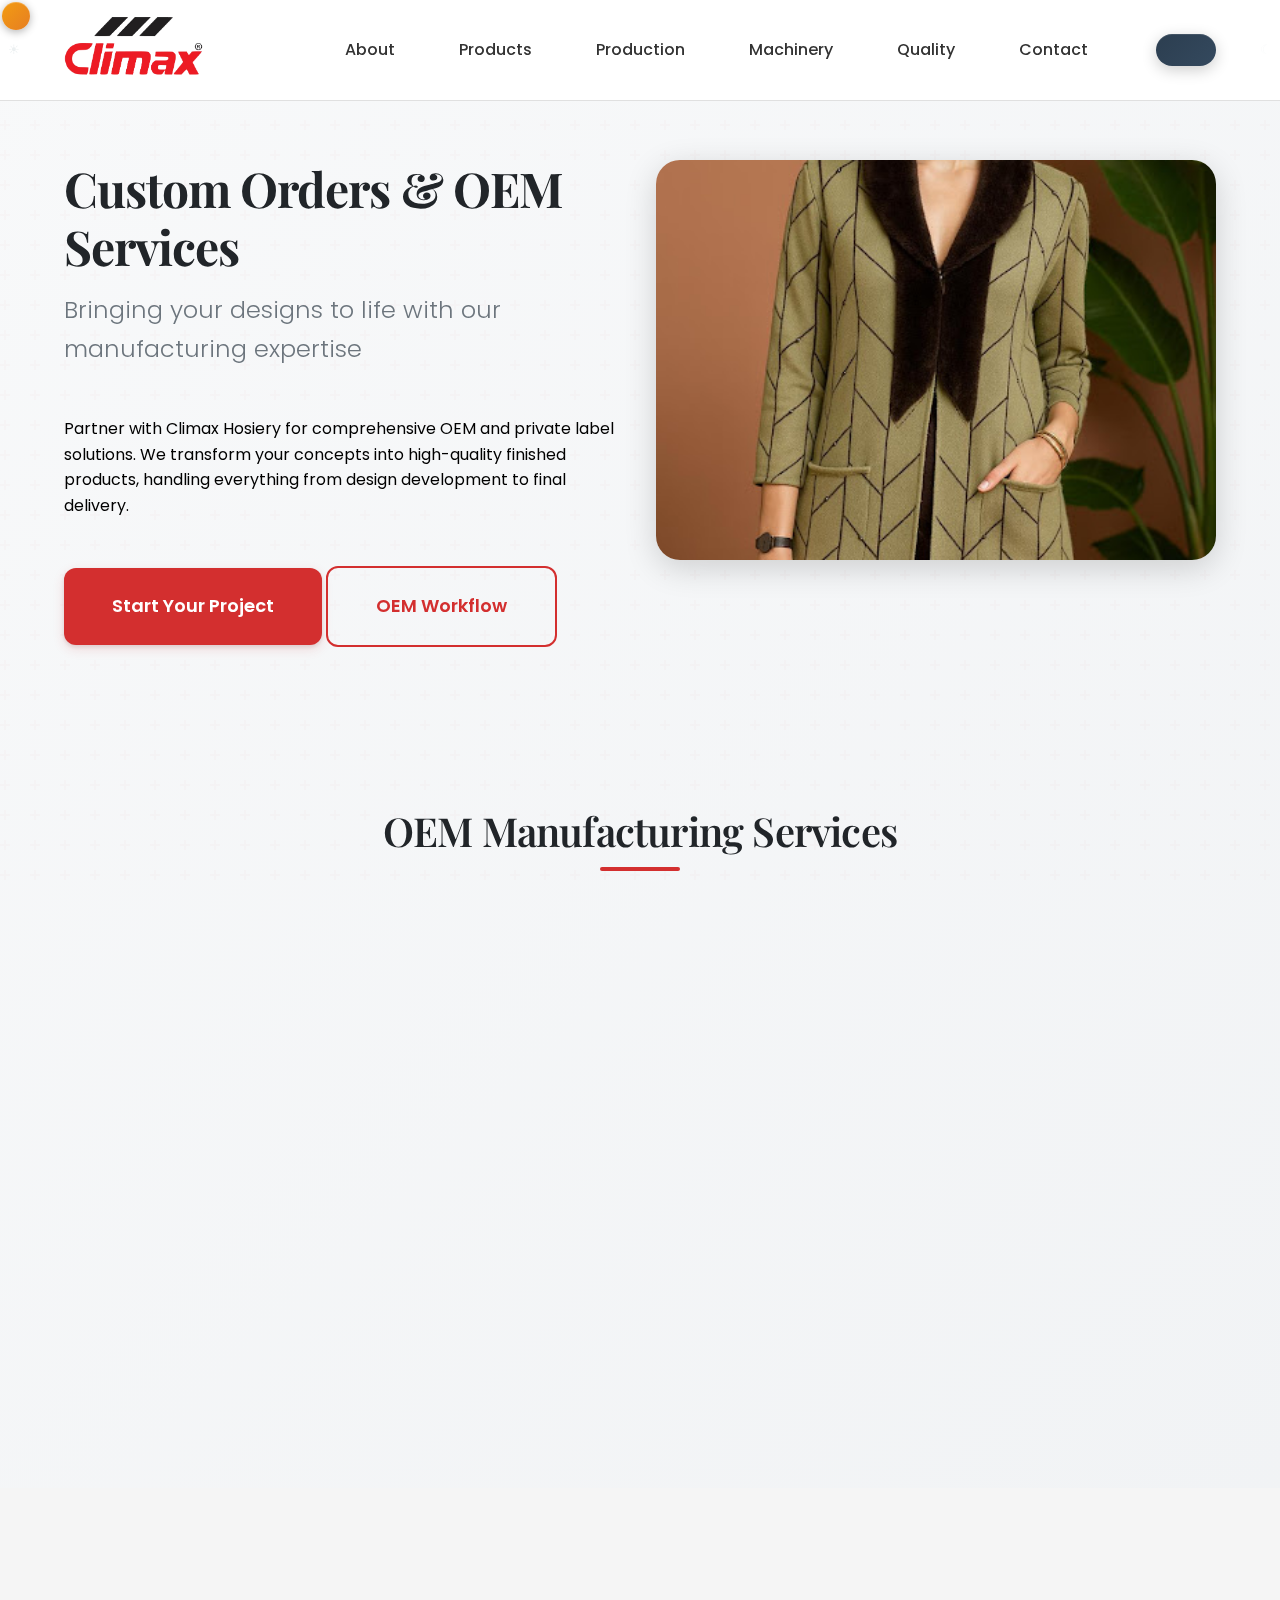
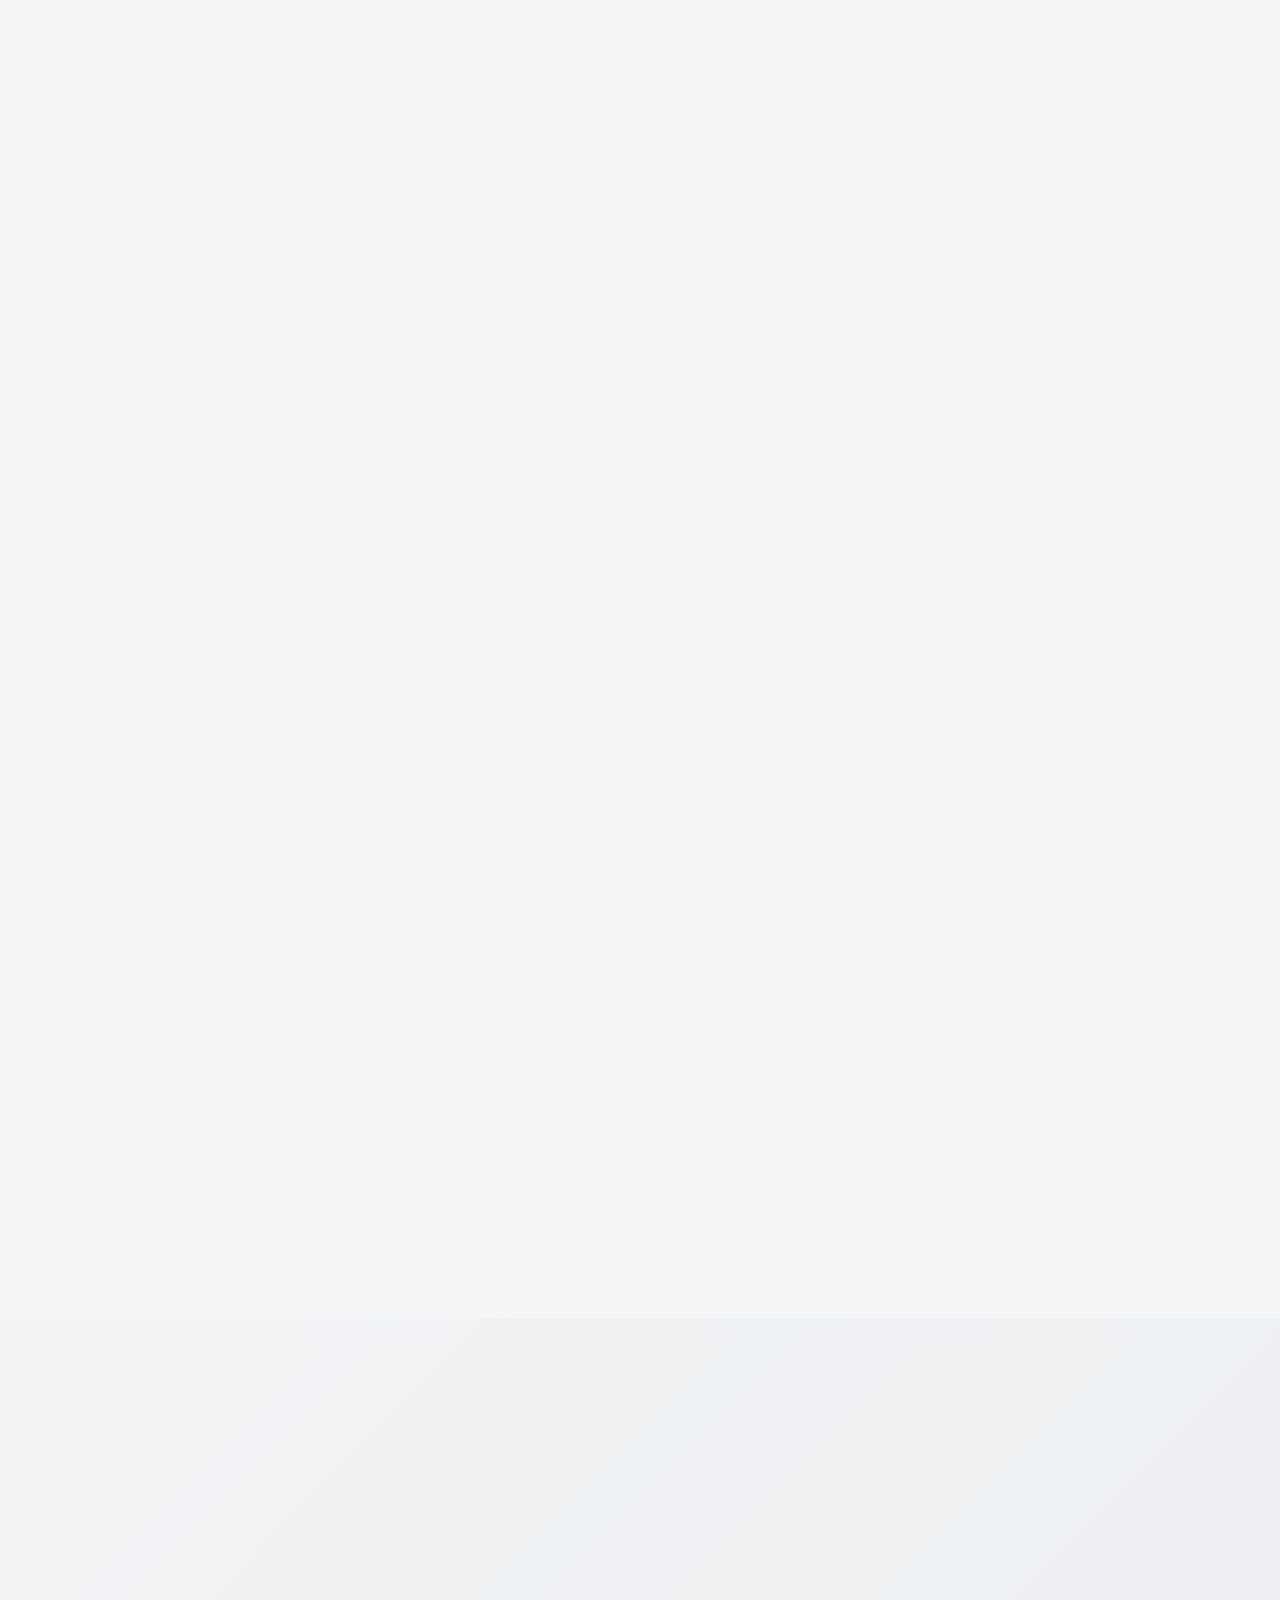
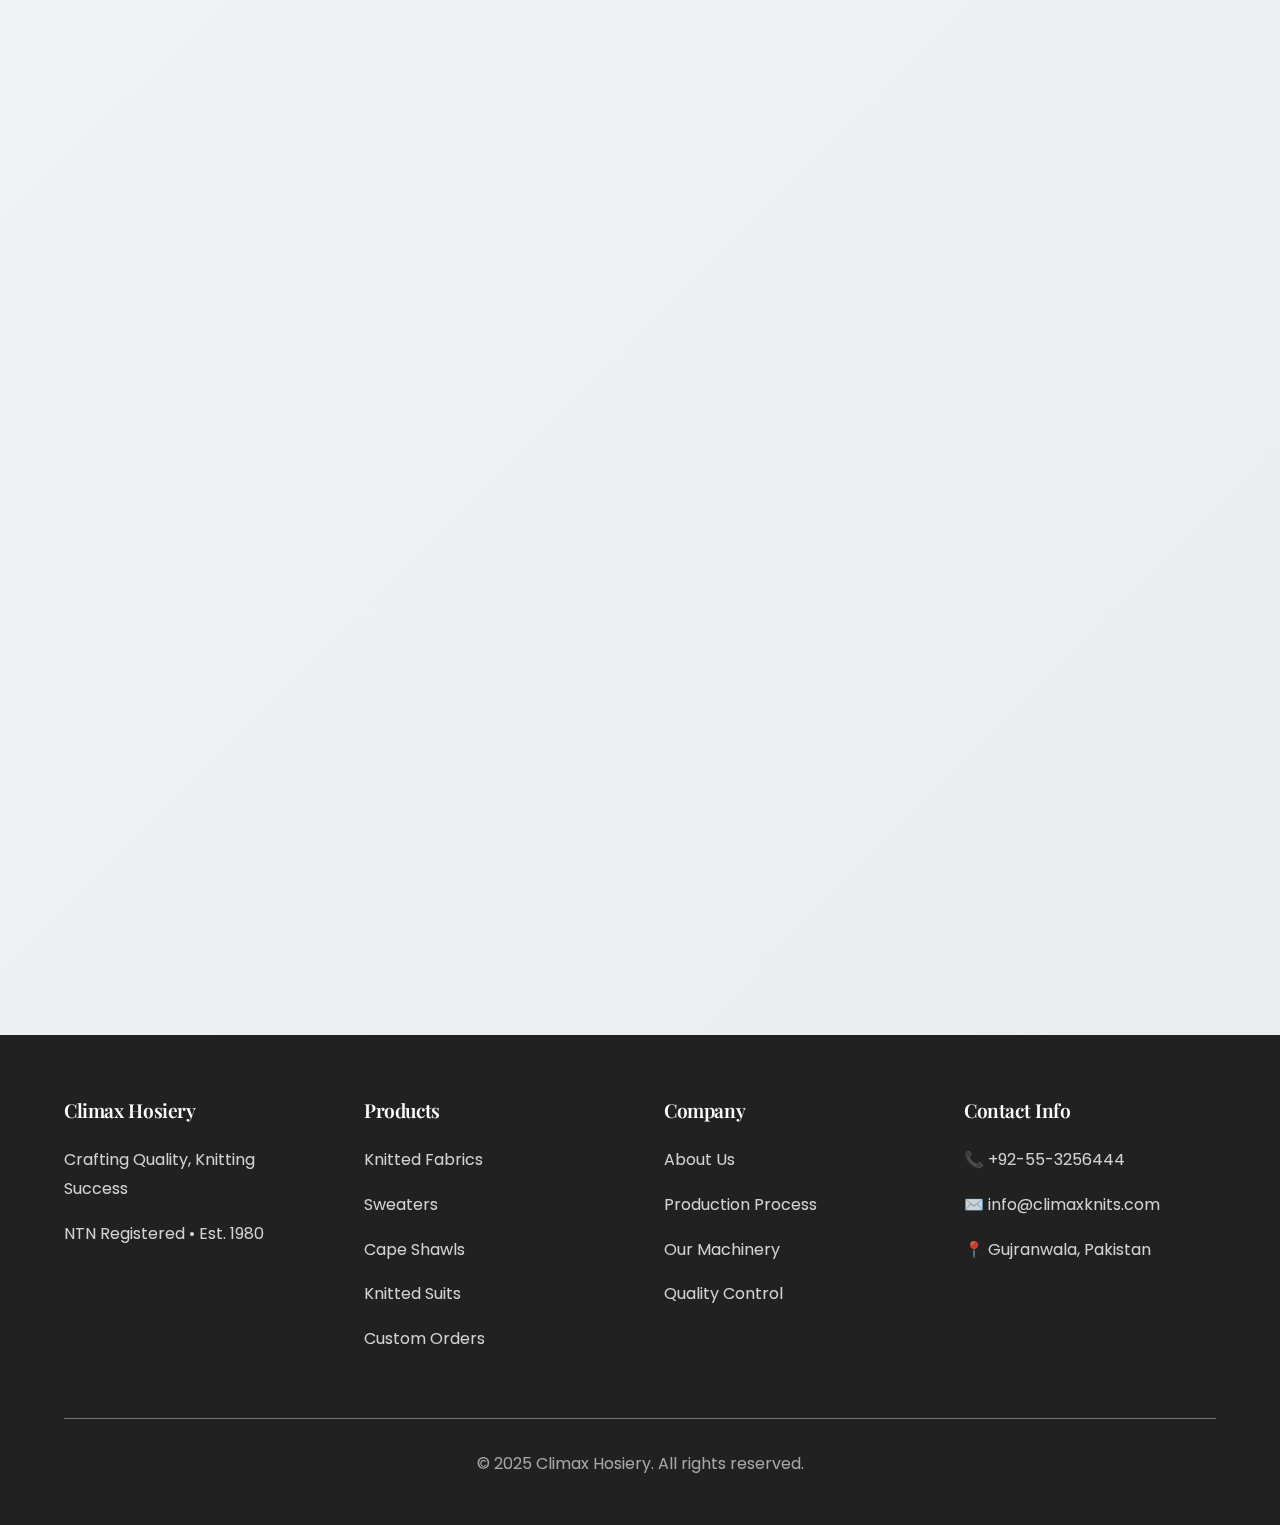
<file: product-custom.html>
<!DOCTYPE html>
<html lang="en">
<head>
  <meta charset="UTF-8">
  <meta name="viewport" content="width=device-width, initial-scale=1.0">
  <title>Custom Orders - Climax Hosiery | OEM & Private Label Manufacturing</title>
  <meta name="description" content="OEM and private label manufacturing services. Custom textile production with flexible MOQ and comprehensive design-to-delivery solutions.">
  
  <link rel="stylesheet" href="./css/style.min.css">
  <link rel="stylesheet" href="./css/dark-mode.css">
  <link rel="stylesheet" href="./css/responsive-improvements.css">
  <link rel="icon" href="./assets/images/logo.png" type="image/png">
</head>
<body>
  <header class="header" role="banner">
    <div class="container">
      <div class="header-content">
        <a href="index.html" aria-label="Climax Hosiery Home">
          <img src="./assets/images/logo.png" alt="Climax Hosiery Logo" class="logo">
        </a>
        
        <nav class="nav" role="navigation" aria-label="Main navigation">
          <a href="about.html" class="nav-link">About</a>
          <a href="products.html" class="nav-link">Products</a>
          <a href="production.html" class="nav-link">Production</a>
          <a href="machinery.html" class="nav-link">Machinery</a>
          <a href="quality.html" class="nav-link">Quality</a>
          <a href="contact.html" class="nav-link">Contact</a>
        </nav>
        
        <button class="mobile-menu-btn" aria-label="Toggle mobile menu" aria-expanded="false">☰</button>
      </div>
    </div>
  </header>

  <main style="padding-top: 80px;">
    <!-- Product Hero -->
    <section class="section" role="banner">
      <div class="container">
        <div class="grid grid-2">
          <div class="slide-in-left">
            <h1>Custom Orders & OEM Services</h1>
            <p class="hero-tagline">Bringing your designs to life with our manufacturing expertise</p>
            <p>Partner with Climax Hosiery for comprehensive OEM and private label solutions. We transform your concepts into high-quality finished products, handling everything from design development to final delivery.</p>
            
            <div class="mt-6">
              <a href="contact.html" class="btn btn-primary btn-large">Start Your Project</a>
              <a href="#workflow" class="btn btn-outline btn-large ml-4">OEM Workflow</a>
            </div>
          </div>
          
          <div class="slide-in-right">
            <img src="./assets/images/product-5.jpg" alt="Custom Manufacturing Services" style="width: 100%; height: 400px; object-fit: cover; border-radius: var(--border-radius-lg); box-shadow: var(--shadow-lg);">
          </div>
        </div>
      </div>
    </section>

    <!-- OEM Services -->
    <section class="section" role="region" aria-labelledby="services-title">
      <div class="container">
        <h2 id="services-title" class="section-title fade-in">OEM Manufacturing Services</h2>
        
        <div class="grid grid-3">
          <div class="card fade-in">
            <h4>Design Development</h4>
            <ul style="list-style: none; padding: 0; margin-top: var(--spacing-3);">
              <li style="padding: var(--spacing-2); background: var(--neutral-100); margin-bottom: var(--spacing-2); border-radius: 8px;">Pattern creation and optimization</li>
              <li style="padding: var(--spacing-2); background: var(--neutral-100); margin-bottom: var(--spacing-2); border-radius: 8px;">Technical specification development</li>
              <li style="padding: var(--spacing-2); background: var(--neutral-100); margin-bottom: var(--spacing-2); border-radius: 8px;">Material selection guidance</li>
              <li style="padding: var(--spacing-2); background: var(--neutral-100); border-radius: 8px;">Design refinement and optimization</li>
            </ul>
          </div>

          <div class="card fade-in">
            <h4>Production Management</h4>
            <ul style="list-style: none; padding: 0; margin-top: var(--spacing-3);">
              <li style="padding: var(--spacing-2); background: var(--neutral-100); margin-bottom: var(--spacing-2); border-radius: 8px;">Complete production planning</li>
              <li style="padding: var(--spacing-2); background: var(--neutral-100); margin-bottom: var(--spacing-2); border-radius: 8px;">Quality control throughout process</li>
              <li style="padding: var(--spacing-2); background: var(--neutral-100); margin-bottom: var(--spacing-2); border-radius: 8px;">Timeline management and updates</li>
              <li style="padding: var(--spacing-2); background: var(--neutral-100); border-radius: 8px;">Final inspection and packaging</li>
            </ul>
          </div>

          <div class="card fade-in">
            <h4>Private Label Solutions</h4>
            <ul style="list-style: none; padding: 0; margin-top: var(--spacing-3);">
              <li style="padding: var(--spacing-2); background: var(--neutral-100); margin-bottom: var(--spacing-2); border-radius: 8px;">Brand label integration</li>
              <li style="padding: var(--spacing-2); background: var(--neutral-100); margin-bottom: var(--spacing-2); border-radius: 8px;">Custom packaging solutions</li>
              <li style="padding: var(--spacing-2); background: var(--neutral-100); margin-bottom: var(--spacing-2); border-radius: 8px;">Confidentiality and exclusivity</li>
              <li style="padding: var(--spacing-2); background: var(--neutral-100); border-radius: 8px;">Ongoing support and partnership</li>
            </ul>
          </div>
        </div>
      </div>
    </section>

    <!-- OEM Workflow -->
    <section id="workflow" class="section bg-gray" role="region" aria-labelledby="workflow-title">
      <div class="container">
        <h2 id="workflow-title" class="section-title fade-in">OEM Workflow Process</h2>
        
        <div class="timeline fade-in">
          <div class="timeline-item">
            <div class="timeline-content">
              <h4>1. Initial Consultation</h4>
              <p>Discussion of requirements, design concepts, quantity needs, and project timeline. Technical feasibility assessment and initial quotation.</p>
            </div>
          </div>
          
          <div class="timeline-item">
            <div class="timeline-content">
              <h4>2. Design & Specification</h4>
              <p>Detailed technical specifications, material selection, and design refinement. Pattern development and production planning.</p>
            </div>
          </div>
          
          <div class="timeline-item">
            <div class="timeline-content">
              <h4>3. Sample Development</h4>
              <p>Production of initial samples for approval. Approximately 7 working days lead time with revision cycles as needed.</p>
            </div>
          </div>
          
          <div class="timeline-item">
            <div class="timeline-content">
              <h4>4. Production Agreement</h4>
              <p>Finalization of specifications, quantities, pricing, and delivery terms. 50% deposit required to commence production.</p>
            </div>
          </div>
          
          <div class="timeline-item">
            <div class="timeline-content">
              <h4>5. Manufacturing</h4>
              <p>Full production with quality monitoring at each stage. Regular updates on progress and any potential adjustments needed.</p>
            </div>
          </div>
          
          <div class="timeline-item" style="padding-bottom: 0;">
            <div class="timeline-content">
              <h4>6. Delivery & Support</h4>
              <p>Final inspection, professional packaging, and delivery. Ongoing support for reorders and potential design modifications.</p>
            </div>
          </div>
        </div>
      </div>
    </section>

    <!-- Sample Policy Details -->
    <section class="section" role="region" aria-labelledby="sample-policy-title">
      <div class="container">
        <h2 id="sample-policy-title" class="section-title fade-in">Sample Policy</h2>
        
        <div class="grid grid-2">
          <div class="card slide-in-left">
            <h4>New Clients</h4>
            <p>For first-time customers, we require payment for sample development to ensure serious inquiry and commitment to the process.</p>
            
            <div class="mt-4">
              <div style="padding: var(--spacing-3); background: var(--primary-red); color: var(--white); border-radius: var(--border-radius); margin-bottom: var(--spacing-2);">
                <strong>Sample Fee:</strong> Paid upfront, fully refundable upon order confirmation
              </div>
              <div style="padding: var(--spacing-3); background: var(--neutral-100); border-radius: var(--border-radius); margin-bottom: var(--spacing-2);">
                <strong>Shipping:</strong> Client responsibility both ways
              </div>
              <div style="padding: var(--spacing-3); background: var(--neutral-100); border-radius: var(--border-radius);">
                <strong>Lead Time:</strong> Approximately 7 working days
              </div>
            </div>
          </div>
          
          <div class="card slide-in-right">
            <h4>Repeat Clients</h4>
            <p>Established customers enjoy complimentary sample development as part of our ongoing partnership commitment.</p>
            
            <div class="mt-4">
              <div style="padding: var(--spacing-3); background: var(--primary-red); color: var(--white); border-radius: var(--border-radius); margin-bottom: var(--spacing-2);">
                <strong>Sample Fee:</strong> Complimentary for established partners
              </div>
              <div style="padding: var(--spacing-3); background: var(--neutral-100); border-radius: var(--border-radius); margin-bottom: var(--spacing-2);">
                <strong>Shipping:</strong> Client covers shipping costs only
              </div>
              <div style="padding: var(--spacing-3); background: var(--neutral-100); border-radius: var(--border-radius);">
                <strong>Priority:</strong> Expedited sample production
              </div>
            </div>
          </div>
        </div>
      </div>
    </section>

    <!-- Gallery -->
    <section class="section" role="region" aria-labelledby="custom-gallery-title">
      <div class="container">
        <h2 id="custom-gallery-title" class="section-title fade-in">Custom Manufacturing Gallery</h2>
        <div class="gallery fade-in">
          <div class="gallery-item">
            <img src="./assets/images/product-5.jpg" alt="Custom Order Sample" loading="lazy">
          </div>
          <div class="gallery-item">
            <img src="./assets/images/product-6.jpg" alt="OEM Production" loading="lazy">
          </div>
          <div class="gallery-item">
            <img src="./assets/images/product-7.jpg" alt="Quality Control" loading="lazy">
          </div>
          <div class="gallery-item">
            <img src="./assets/images/product-8.jpg" alt="Finished Products" loading="lazy">
          </div>
        </div>
      </div>
    </section>
  </main>

  <footer class="footer" role="contentinfo">
    <div class="container">
      <div class="footer-content">
        <div class="footer-section">
          <h4>Climax Hosiery</h4>
          <p>Crafting Quality, Knitting Success</p>
          <p>NTN Registered • Est. 1980</p>
        </div>
        
        <div class="footer-section">
          <h4>Products</h4>
          <p><a href="product-fabrics.html">Knitted Fabrics</a></p>
          <p><a href="product-sweaters.html">Sweaters</a></p>
          <p><a href="product-cape-shawls.html">Cape Shawls</a></p>
          <p><a href="product-suits.html">Knitted Suits</a></p>
          <p><a href="product-custom.html">Custom Orders</a></p>
        </div>
        
        <div class="footer-section">
          <h4>Company</h4>
          <p><a href="about.html">About Us</a></p>
          <p><a href="production.html">Production Process</a></p>
          <p><a href="machinery.html">Our Machinery</a></p>
          <p><a href="quality.html">Quality Control</a></p>
        </div>
        
        <div class="footer-section">
          <h4>Contact Info</h4>
          <p>📞 +92-55-3256444</p>
          <p>✉️ info@climaxknits.com</p>
          <p>📍 Gujranwala, Pakistan</p>
        </div>
      </div>
      
      <div class="footer-bottom">
        <p>&copy; 2025 Climax Hosiery. All rights reserved.</p>
      </div>
    </div>
  </footer>

  <script src="./js/enhanced-main.js"></script>
</body>
</html>
</file>
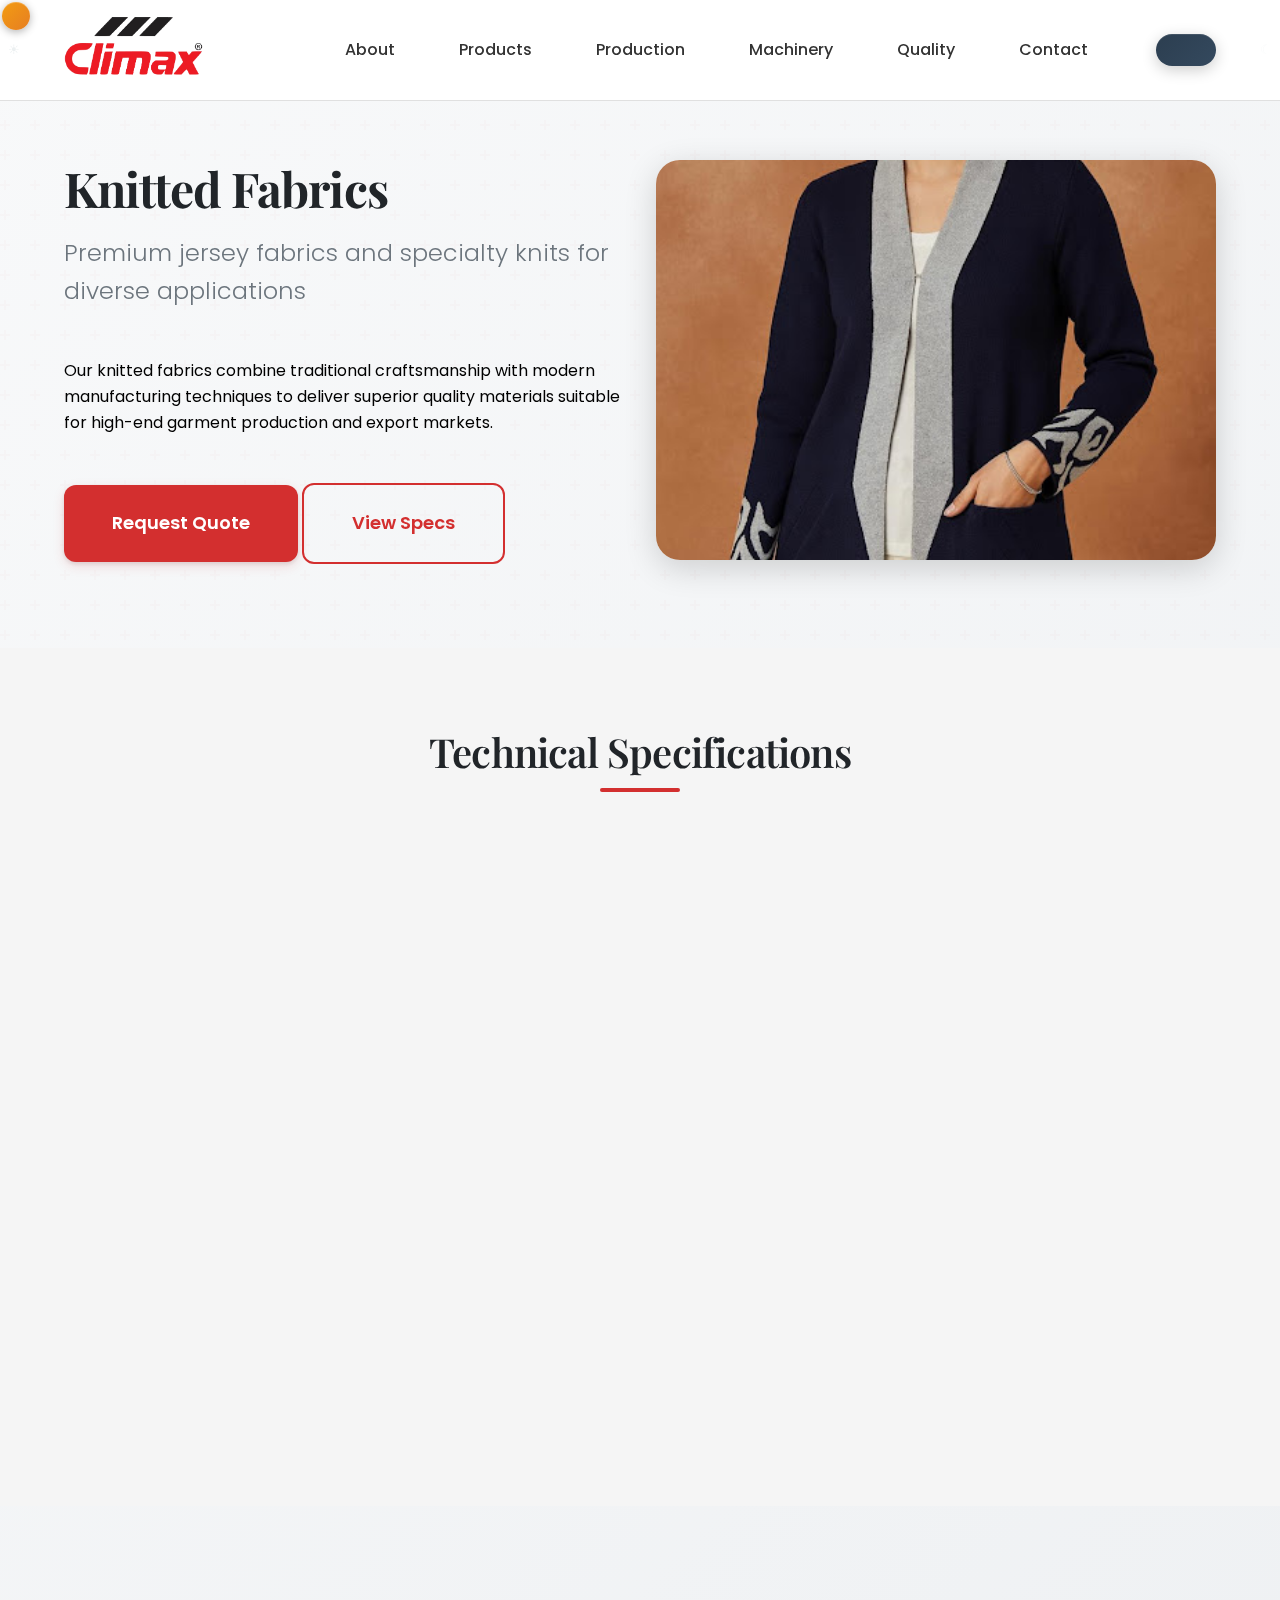
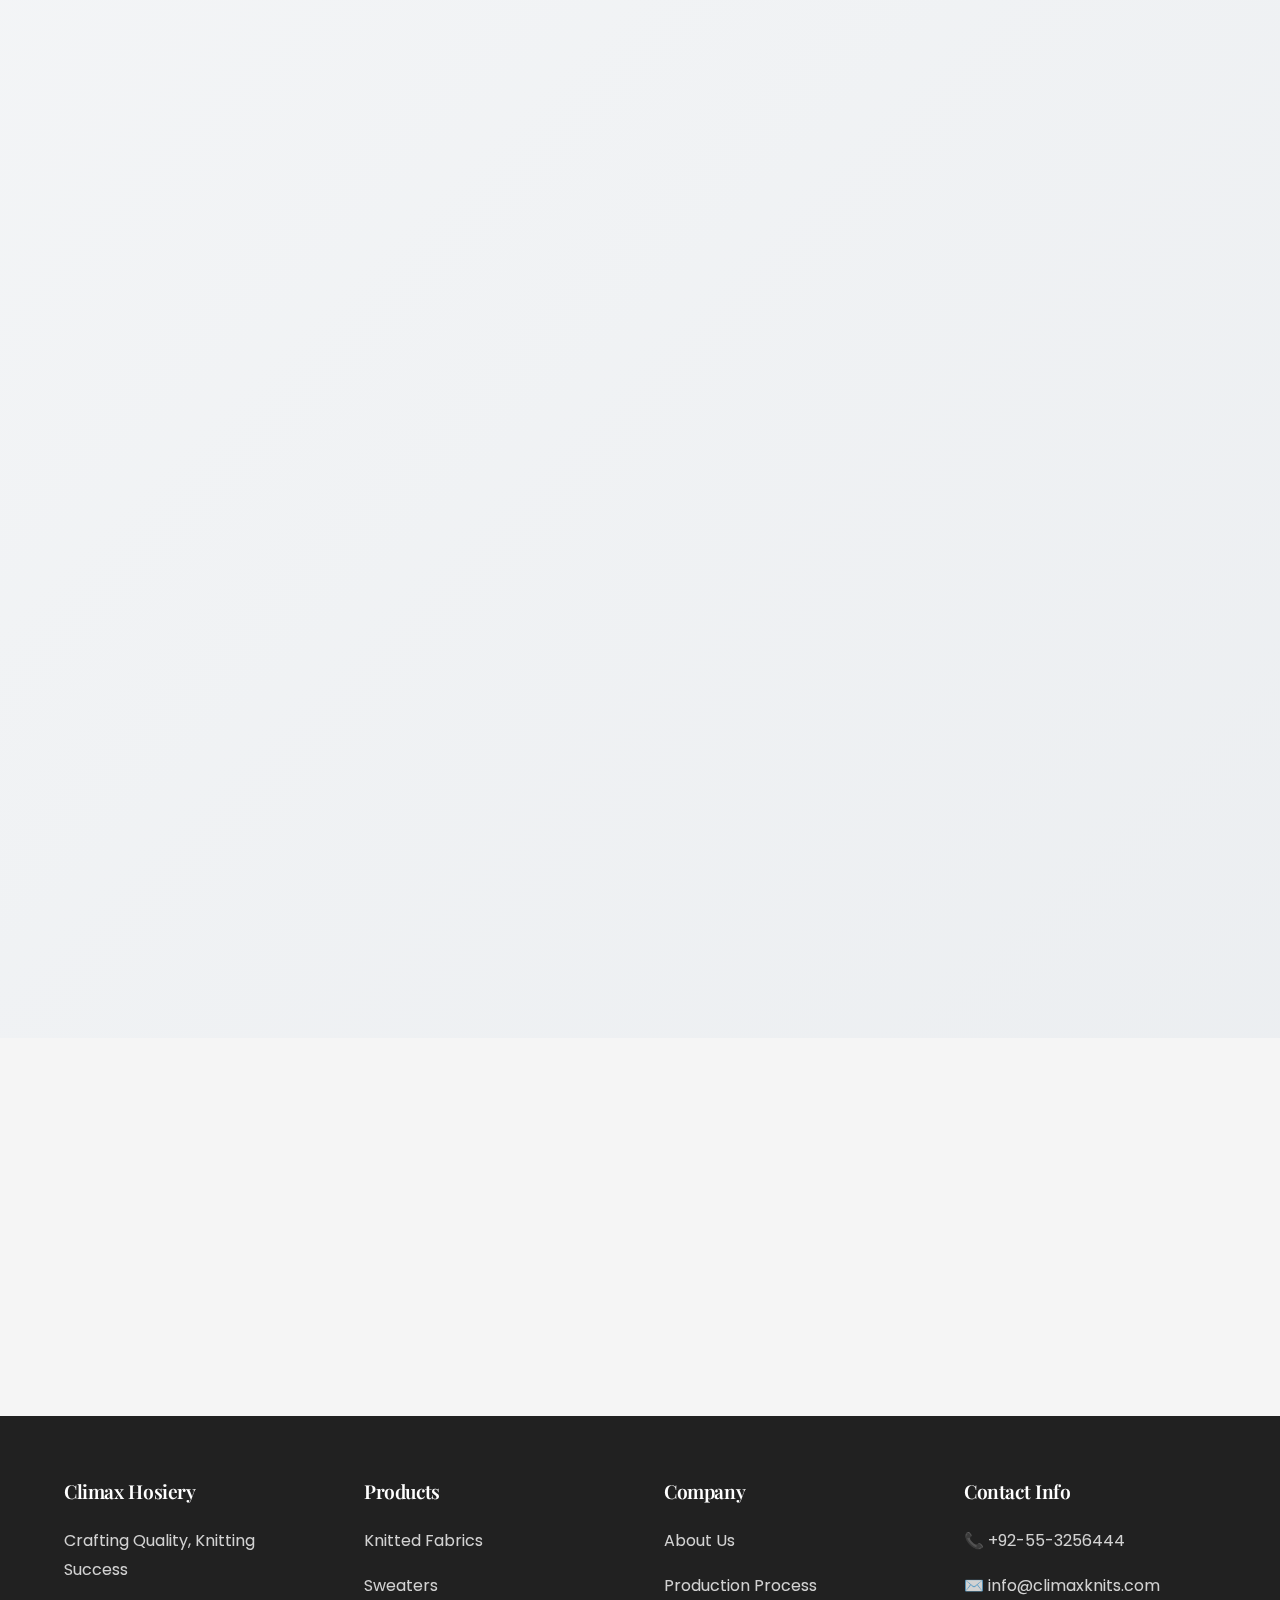
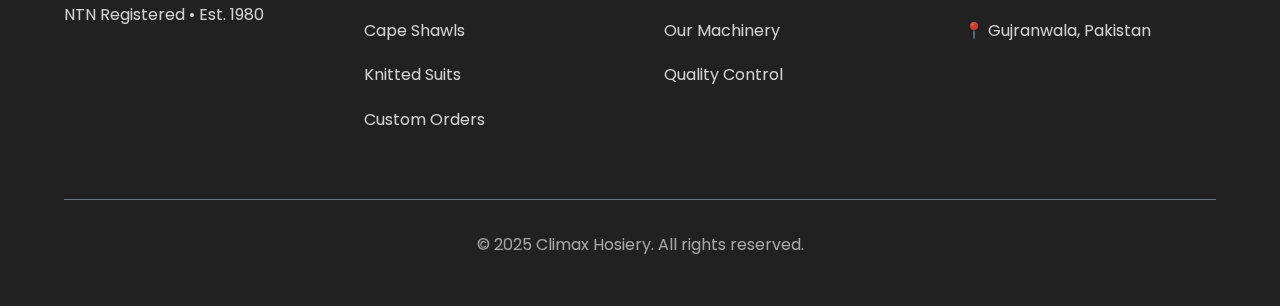
<file: product-fabrics.html>
<!DOCTYPE html>
<html lang="en">
<head>
  <meta charset="UTF-8">
  <meta name="viewport" content="width=device-width, initial-scale=1.0">
  <title>Knitted Fabrics - Climax Hosiery | Premium Jersey & Specialty Fabrics</title>
  <meta name="description" content="Premium knitted fabrics including jersey and specialty fabrics. Various GSM weights and compositions for garment manufacturing and export markets.">
  
  <link rel="stylesheet" href="./css/style.min.css">
  <link rel="stylesheet" href="./css/dark-mode.css">
  <link rel="stylesheet" href="./css/responsive-improvements.css">
  <link rel="icon" href="./assets/images/logo.png" type="image/png">
</head>
<body>
  <header class="header" role="banner">
    <div class="container">
      <div class="header-content">
        <a href="index.html" aria-label="Climax Hosiery Home">
          <img src="./assets/images/logo.png" alt="Climax Hosiery Logo" class="logo">
        </a>
        
        <nav class="nav" role="navigation" aria-label="Main navigation">
          <a href="about.html" class="nav-link">About</a>
          <a href="products.html" class="nav-link">Products</a>
          <a href="production.html" class="nav-link">Production</a>
          <a href="machinery.html" class="nav-link">Machinery</a>
          <a href="quality.html" class="nav-link">Quality</a>
          <a href="contact.html" class="nav-link">Contact</a>
        </nav>
        
        <button class="mobile-menu-btn" aria-label="Toggle mobile menu" aria-expanded="false">☰</button>
      </div>
    </div>
  </header>

  <main style="padding-top: 80px;">
    <!-- Product Hero -->
    <section class="section" role="banner">
      <div class="container">
        <div class="grid grid-2">
          <div class="slide-in-left">
            <h1>Knitted Fabrics</h1>
            <p class="hero-tagline">Premium jersey fabrics and specialty knits for diverse applications</p>
            <p>Our knitted fabrics combine traditional craftsmanship with modern manufacturing techniques to deliver superior quality materials suitable for high-end garment production and export markets.</p>
            
            <div class="mt-6">
              <a href="contact.html" class="btn btn-primary btn-large">Request Quote</a>
              <a href="#specifications" class="btn btn-outline btn-large ml-4">View Specs</a>
            </div>
          </div>
          
          <div class="slide-in-right">
            <img src="./assets/images/product-1.jpg" alt="Premium Knitted Fabrics" style="width: 100%; height: 400px; object-fit: cover; border-radius: var(--border-radius-lg); box-shadow: var(--shadow-lg);">
          </div>
        </div>
      </div>
    </section>

    <!-- Product Specifications -->
    <section id="specifications" class="section bg-gray" role="region" aria-labelledby="specs-title">
      <div class="container">
        <h2 id="specs-title" class="section-title fade-in">Technical Specifications</h2>
        
        <div class="grid grid-3">
          <div class="card fade-in">
            <h4>Fabric Types</h4>
            <ul style="list-style: none; padding: 0; margin-top: var(--spacing-3);">
              <li style="padding: var(--spacing-2); background: var(--neutral-100); margin-bottom: var(--spacing-2); border-radius: 8px;">Single Jersey</li>
              <li style="padding: var(--spacing-2); background: var(--neutral-100); margin-bottom: var(--spacing-2); border-radius: 8px;">Double Jersey</li>
              <li style="padding: var(--spacing-2); background: var(--neutral-100); margin-bottom: var(--spacing-2); border-radius: 8px;">Interlock</li>
              <li style="padding: var(--spacing-2); background: var(--neutral-100); margin-bottom: var(--spacing-2); border-radius: 8px;">Rib Knits</li>
              <li style="padding: var(--spacing-2); background: var(--neutral-100); border-radius: 8px;">Custom Patterns</li>
            </ul>
          </div>

          <div class="card fade-in">
            <h4>Material Compositions</h4>
            <div class="mt-4">
              <div style="padding: var(--spacing-3); background: var(--neutral-100); border-radius: var(--border-radius); margin-bottom: var(--spacing-2);">
                <strong>Standard Blend:</strong> 60% Acrylic, 40% Cotton
              </div>
              <div style="padding: var(--spacing-3); background: var(--neutral-100); border-radius: var(--border-radius); margin-bottom: var(--spacing-2);">
                <strong>Pure Acrylic:</strong> 100% Acrylic (2/30 & 2/32) - Local sourcing
              </div>
              <div style="padding: var(--spacing-3); background: var(--neutral-100); border-radius: var(--border-radius); margin-bottom: var(--spacing-2);">
                <strong>Imported Yarn:</strong> Premium Chinese yarn
              </div>
              <div style="padding: var(--spacing-3); background: var(--neutral-100); border-radius: var(--border-radius);">
                <strong>Custom Blends:</strong> Available per requirement
              </div>
            </div>
          </div>

          <div class="card fade-in">
            <h4>Weight Options</h4>
            <div class="mt-4">
              <div style="padding: var(--spacing-3); background: var(--neutral-100); border-radius: var(--border-radius); margin-bottom: var(--spacing-2);">
                <strong>Light Weight:</strong> 120-160 GSM
              </div>
              <div style="padding: var(--spacing-3); background: var(--neutral-100); border-radius: var(--border-radius); margin-bottom: var(--spacing-2);">
                <strong>Medium Weight:</strong> 180-220 GSM
              </div>
              <div style="padding: var(--spacing-3); background: var(--neutral-100); border-radius: var(--border-radius); margin-bottom: var(--spacing-2);">
                <strong>Heavy Weight:</strong> 240-300 GSM
              </div>
              <div style="padding: var(--spacing-3); background: var(--neutral-100); border-radius: var(--border-radius);">
                <strong>Custom Weight:</strong> Per specification
              </div>
            </div>
          </div>
        </div>
      </div>
    </section>

    <!-- Product Gallery -->
    <section class="section" role="region" aria-labelledby="gallery-title">
      <div class="container">
        <h2 id="gallery-title" class="section-title fade-in">Fabric Gallery</h2>
        <div class="gallery fade-in">
          <div class="gallery-item">
            <img src="./assets/images/product-1.jpg" alt="Jersey Fabric Sample" loading="lazy">
          </div>
          <div class="gallery-item">
            <img src="./assets/images/product-6.jpg" alt="Specialty Fabric" loading="lazy">
          </div>
          <div class="gallery-item">
            <img src="./assets/images/product-7.jpg" alt="Fabric Quality Detail" loading="lazy">
          </div>
          <div class="gallery-item">
            <img src="./assets/images/product-8.jpg" alt="Manufacturing Process" loading="lazy">
          </div>
        </div>
      </div>
    </section>

    <!-- Applications -->
    <section class="section" role="region" aria-labelledby="applications-title">
      <div class="container">
        <h2 id="applications-title" class="section-title fade-in">Applications & Uses</h2>
        
        <div class="grid grid-2">
          <div class="card slide-in-left">
            <h4>Garment Applications</h4>
            <ul style="margin-top: var(--spacing-3); margin-left: var(--spacing-3);">
              <li style="margin-bottom: var(--spacing-1);">T-shirts and casual wear</li>
              <li style="margin-bottom: var(--spacing-1);">Dresses and skirts</li>
              <li style="margin-bottom: var(--spacing-1);">Undergarments and intimates</li>
              <li style="margin-bottom: var(--spacing-1);">Activewear and sportswear</li>
              <li style="margin-bottom: var(--spacing-1);">Children's clothing</li>
              <li>Home textiles and accessories</li>
            </ul>
          </div>
          
          <div class="card slide-in-right">
            <h4>Industry Applications</h4>
            <ul style="margin-top: var(--spacing-3); margin-left: var(--spacing-3);">
              <li style="margin-bottom: var(--spacing-1);">Fashion and apparel industry</li>
              <li style="margin-bottom: var(--spacing-1);">Private label manufacturing</li>
              <li style="margin-bottom: var(--spacing-1);">Retail brand production</li>
              <li style="margin-bottom: var(--spacing-1);">Export and international trade</li>
              <li style="margin-bottom: var(--spacing-1);">Custom garment manufacturing</li>
              <li>Wholesale fabric distribution</li>
            </ul>
          </div>
        </div>
      </div>
    </section>

    <!-- Call to Action -->
    <section class="section bg-gray" role="region" aria-labelledby="cta-title">
      <div class="container text-center">
        <h2 id="cta-title" class="fade-in">Ready to Source Premium Fabrics?</h2>
        <p class="fade-in mb-6">Contact us for samples, specifications, and custom manufacturing quotes</p>
        <div class="flex justify-center fade-in">
          <a href="contact.html" class="btn btn-primary btn-large">Get Quote</a>
          <a href="products.html" class="btn btn-outline btn-large ml-4">View All Products</a>
        </div>
      </div>
    </section>
  </main>

  <footer class="footer" role="contentinfo">
    <div class="container">
      <div class="footer-content">
        <div class="footer-section">
          <h4>Climax Hosiery</h4>
          <p>Crafting Quality, Knitting Success</p>
          <p>NTN Registered • Est. 1980</p>
        </div>
        
        <div class="footer-section">
          <h4>Products</h4>
          <p><a href="product-fabrics.html">Knitted Fabrics</a></p>
          <p><a href="product-sweaters.html">Sweaters</a></p>
          <p><a href="product-cape-shawls.html">Cape Shawls</a></p>
          <p><a href="product-suits.html">Knitted Suits</a></p>
          <p><a href="product-custom.html">Custom Orders</a></p>
        </div>
        
        <div class="footer-section">
          <h4>Company</h4>
          <p><a href="about.html">About Us</a></p>
          <p><a href="production.html">Production Process</a></p>
          <p><a href="machinery.html">Our Machinery</a></p>
          <p><a href="quality.html">Quality Control</a></p>
        </div>
        
        <div class="footer-section">
          <h4>Contact Info</h4>
          <p>📞 +92-55-3256444</p>
          <p>✉️ info@climaxknits.com</p>
          <p>📍 Gujranwala, Pakistan</p>
        </div>
      </div>
      
      <div class="footer-bottom">
        <p>&copy; 2025 Climax Hosiery. All rights reserved.</p>
      </div>
    </div>
  </footer>

  <script src="./js/enhanced-main.js"></script>
</body>
</html>
</file>
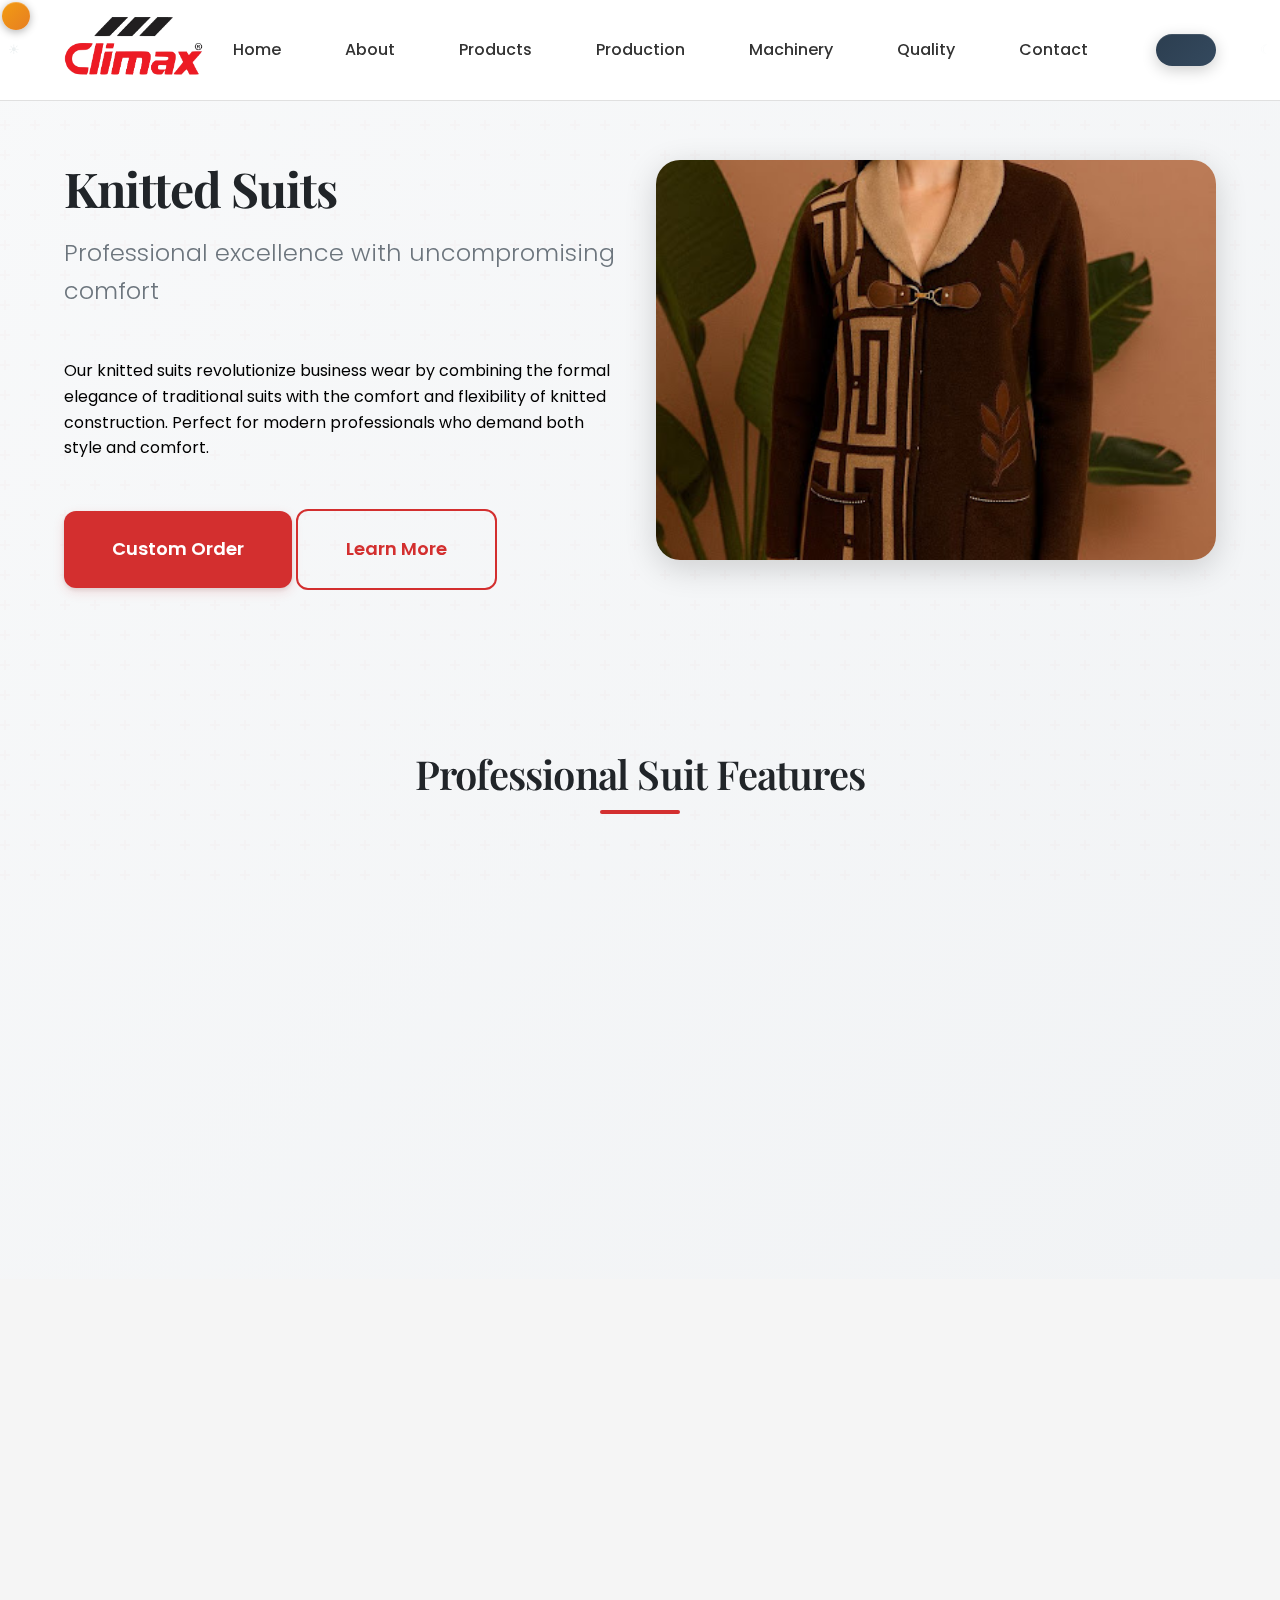
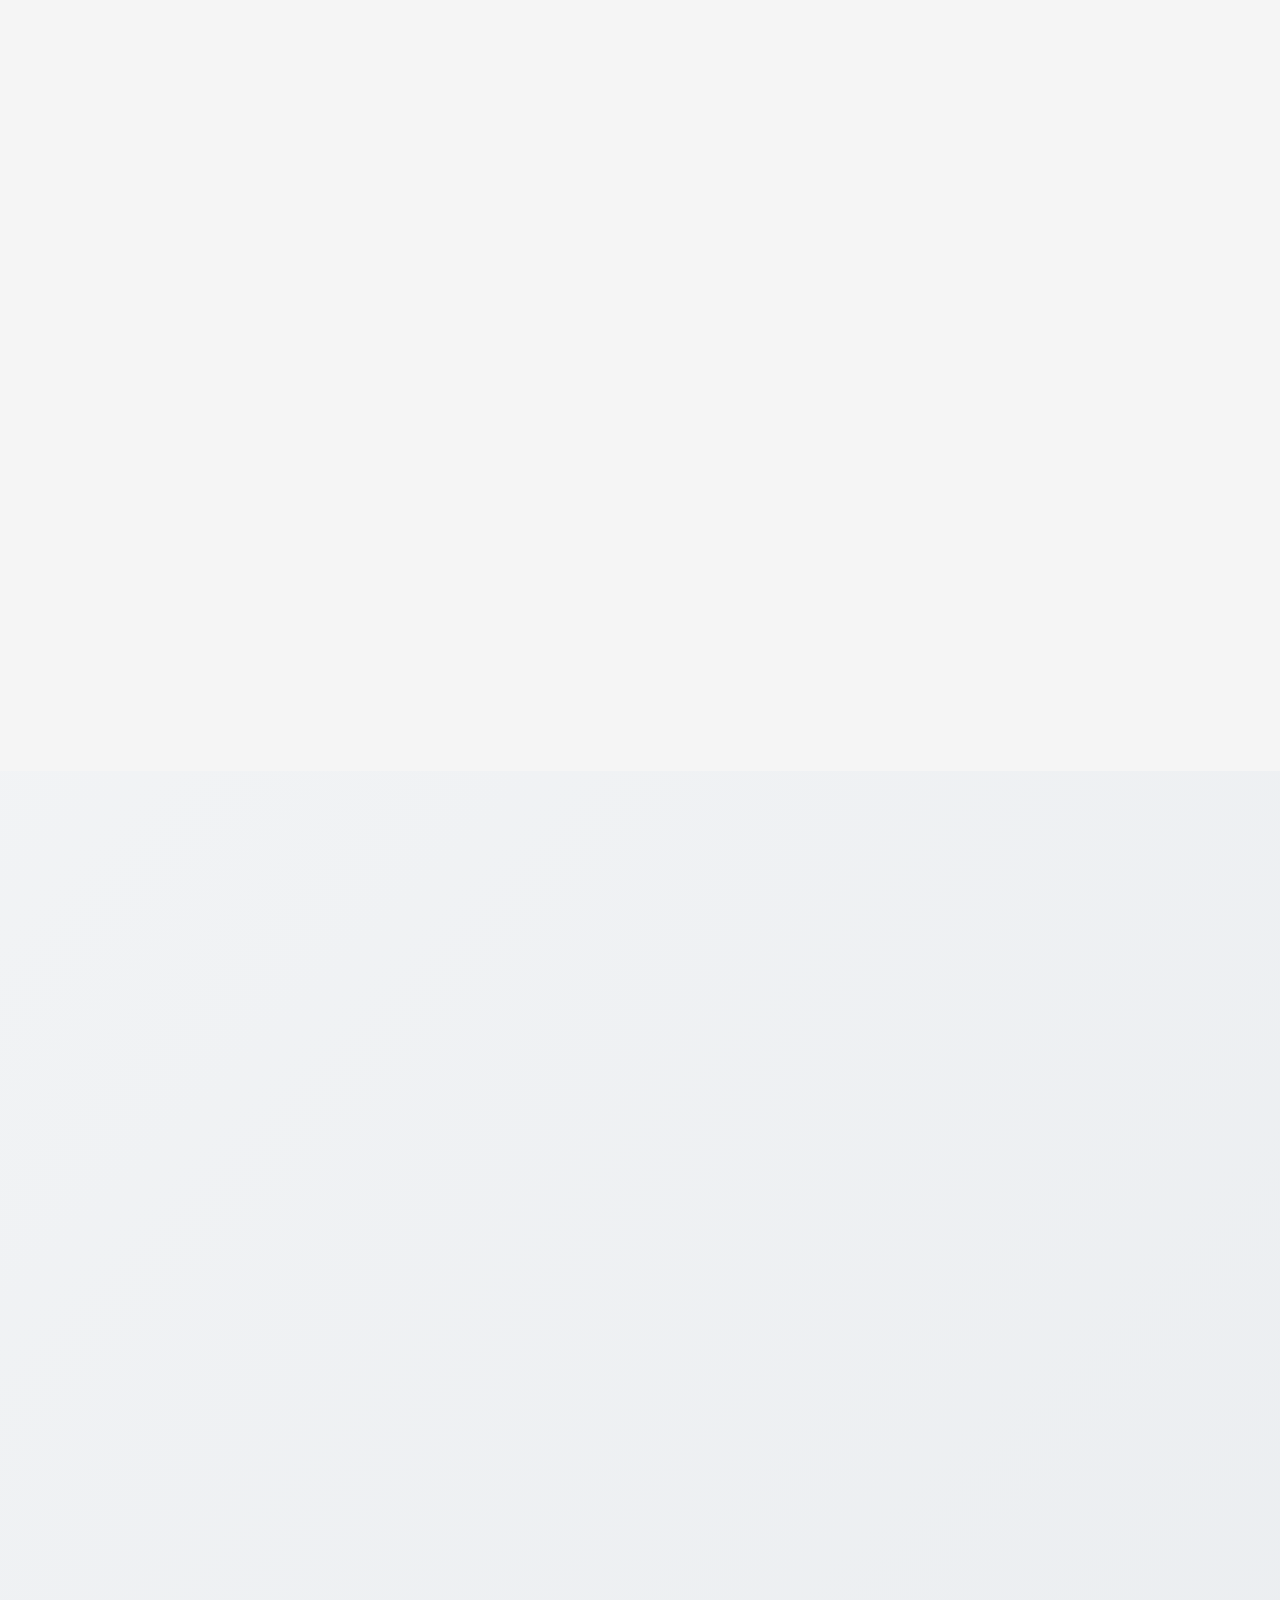
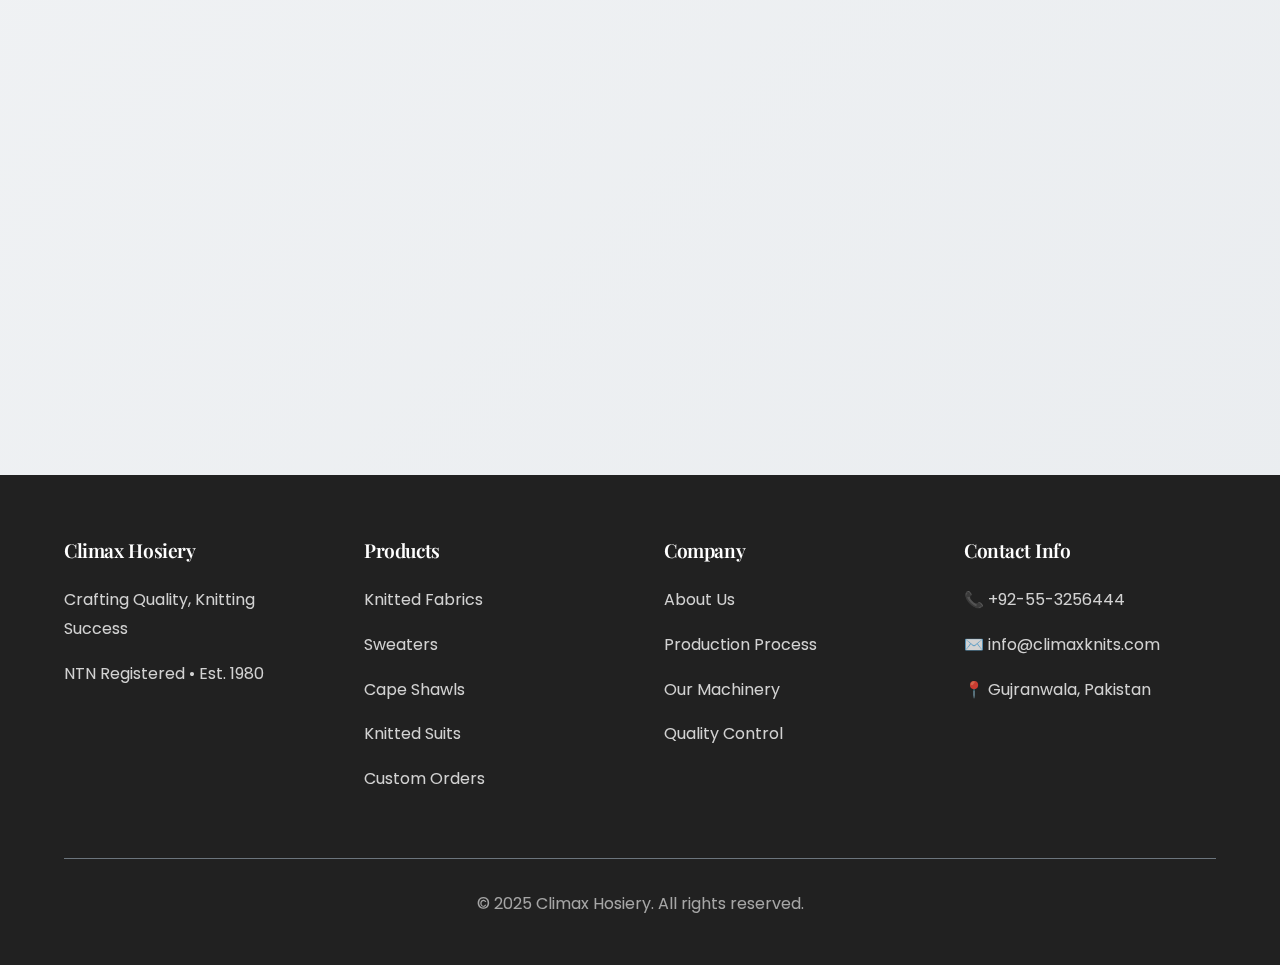
<file: product-suits.html>
<!DOCTYPE html>
<html lang="en">
<head>
  <meta charset="UTF-8">
  <meta name="viewport" content="width=device-width, initial-scale=1.0">
  <title>Knitted Suits - Climax Hosiery | Professional Business Wear</title>
  <meta name="description" content="Professional knitted suits combining comfort with formal elegance. Perfect fit and premium materials for business and professional wear.">
  
  <link rel="stylesheet" href="./css/style.min.css">
  <link rel="stylesheet" href="./css/dark-mode.css">
  <link rel="stylesheet" href="./css/responsive-improvements.css">
  <link rel="icon" href="./assets/images/logo.png" type="image/png">
</head>
<body>
  <header class="header" role="banner">
    <div class="container">
      <div class="header-content">
        <a href="index.html" aria-label="Climax Hosiery Home">
          <img src="./assets/images/logo.png" alt="Climax Hosiery Logo" class="logo">
        </a>
        
        <nav class="nav" role="navigation" aria-label="Main navigation">
          <a href="index.html" class="nav-link">Home</a>
          <a href="about.html" class="nav-link">About</a>
          <a href="products.html" class="nav-link">Products</a>
          <a href="production.html" class="nav-link">Production</a>
          <a href="machinery.html" class="nav-link">Machinery</a>
          <a href="quality.html" class="nav-link">Quality</a>
          <a href="contact.html" class="nav-link">Contact</a>
        </nav>
        
        <button class="mobile-menu-btn" aria-label="Toggle mobile menu" aria-expanded="false">☰</button>
      </div>
    </div>
  </header>

  <main style="padding-top: 80px;">
    <!-- Product Hero -->
    <section class="section" role="banner">
      <div class="container">
        <div class="grid grid-2">
          <div class="slide-in-left">
            <h1>Knitted Suits</h1>
            <p class="hero-tagline">Professional excellence with uncompromising comfort</p>
            <p>Our knitted suits revolutionize business wear by combining the formal elegance of traditional suits with the comfort and flexibility of knitted construction. Perfect for modern professionals who demand both style and comfort.</p>
            
            <div class="mt-6">
              <a href="contact.html" class="btn btn-primary btn-large">Custom Order</a>
              <a href="#features" class="btn btn-outline btn-large ml-4">Learn More</a>
            </div>
          </div>
          
          <div class="slide-in-right">
            <img src="./assets/images/product-4.jpg" alt="Professional Knitted Suits" style="width: 100%; height: 400px; object-fit: cover; border-radius: var(--border-radius-lg); box-shadow: var(--shadow-lg);">
          </div>
        </div>
      </div>
    </section>

    <!-- Suit Features -->
    <section id="features" class="section" role="region" aria-labelledby="features-title">
      <div class="container">
        <h2 id="features-title" class="section-title fade-in">Professional Suit Features</h2>
        
        <div class="grid grid-3">
          <div class="card fade-in">
            <div class="process-icon">👔</div>
            <h4>Professional Styling</h4>
            <p>Tailored silhouettes that maintain formal business appearance while incorporating the comfort benefits of knitted construction.</p>
          </div>

          <div class="card fade-in">
            <div class="process-icon">🎯</div>
            <h4>Perfect Fit</h4>
            <p>Precision sizing and grading ensures optimal fit across our complete size range, with custom fitting available for special requirements.</p>
          </div>

          <div class="card fade-in">
            <div class="process-icon">💎</div>
            <h4>Premium Materials</h4>
            <p>Carefully selected yarn compositions that provide the structure needed for professional wear while maintaining comfort and durability.</p>
          </div>
        </div>
      </div>
    </section>

    <!-- Suit Categories -->
    <section class="section bg-gray" role="region" aria-labelledby="categories-title">
      <div class="container">
        <h2 id="categories-title" class="section-title fade-in">Suit Categories</h2>
        
        <div class="grid grid-2">
          <div class="card slide-in-left">
            <h4>Business Formal</h4>
            <img src="./assets/images/product-4.jpg" alt="Business Formal Knitted Suits" class="card-image" loading="lazy">
            <div style="padding: var(--spacing-3);">
              <p>Traditional business suit styling with the comfort of knitted construction. Perfect for corporate environments and formal business meetings.</p>
              
              <h5 style="margin-top: var(--spacing-3); margin-bottom: var(--spacing-2);">Features:</h5>
              <ul style="margin-left: var(--spacing-3); font-size: 0.9rem;">
                <li>Classic lapel designs</li>
                <li>Professional button configuration</li>
                <li>Structured shoulders</li>
                <li>Coordinated jacket and trouser sets</li>
              </ul>
            </div>
          </div>

          <div class="card slide-in-right">
            <h4>Business Casual</h4>
            <img src="./assets/images/product-5.jpg" alt="Business Casual Knitted Suits" class="card-image" loading="lazy">
            <div style="padding: var(--spacing-3);">
              <p>Modern business casual designs that bridge the gap between formal and relaxed professional wear. Ideal for contemporary workplaces.</p>
              
              <h5 style="margin-top: var(--spacing-3); margin-bottom: var(--spacing-2);">Features:</h5>
              <ul style="margin-left: var(--spacing-3); font-size: 0.9rem;">
                <li>Relaxed fit options</li>
                <li>Contemporary styling</li>
                <li>Versatile color options</li>
                <li>Mix-and-match compatibility</li>
              </ul>
            </div>
          </div>
        </div>
      </div>
    </section>

    <!-- Technical Details -->
    <section class="section" role="region" aria-labelledby="tech-details-title">
      <div class="container">
        <h2 id="tech-details-title" class="section-title fade-in">Technical Specifications</h2>
        
        <div class="card fade-in">
          <div style="overflow-x: auto;">
            <table style="width: 100%; border-collapse: collapse;">
              <thead>
                <tr style="background: var(--neutral-100);">
                  <th style="padding: var(--spacing-2); text-align: left; border-bottom: 2px solid var(--neutral-300);">Component</th>
                  <th style="padding: var(--spacing-2); text-align: left; border-bottom: 2px solid var(--neutral-300);">Specifications</th>
                  <th style="padding: var(--spacing-2); text-align: left; border-bottom: 2px solid var(--neutral-300);">Options</th>
                </tr>
              </thead>
              <tbody>
                <tr>
                  <td style="padding: var(--spacing-2); border-bottom: 1px solid var(--neutral-200);">Jacket</td>
                  <td style="padding: var(--spacing-2); border-bottom: 1px solid var(--neutral-200);">Single/double knit panels, rib cuffs, tailored link seams</td>
                  <td style="padding: var(--spacing-2); border-bottom: 1px solid var(--neutral-200);">Single/Double breasted</td>
                </tr>
                <tr>
                  <td style="padding: var(--spacing-2); border-bottom: 1px solid var(--neutral-200);">Trousers</td>
                  <td style="padding: var(--spacing-2); border-bottom: 1px solid var(--neutral-200);">Elastic waist, reinforced seams, matching gauge to jacket</td>
                  <td style="padding: var(--spacing-2); border-bottom: 1px solid var(--neutral-200);">Various fits</td>
                </tr>
                <tr>
                  <td style="padding: var(--spacing-2); border-bottom: 1px solid var(--neutral-200);">Vest (Optional)</td>
                  <td style="padding: var(--spacing-2); border-bottom: 1px solid var(--neutral-200);">Standard sleeveless, 2x2 rib finish</td>
                  <td style="padding: var(--spacing-2); border-bottom: 1px solid var(--neutral-200);">Matching or contrast</td>
                </tr>
                <tr>
                  <td style="padding: var(--spacing-2); border-bottom: 1px solid var(--neutral-200);">Lining</td>
                  <td style="padding: var(--spacing-2); border-bottom: 1px solid var(--neutral-200);">Optional premium lining</td>
                  <td style="padding: var(--spacing-2); border-bottom: 1px solid var(--neutral-200);">Multiple colors</td>
                </tr>
                <tr>
                  <td style="padding: var(--spacing-2);">Size Range</td>
                  <td style="padding: var(--spacing-2);">36-52 (expandable)</td>
                  <td style="padding: var(--spacing-2);">Custom sizing available</td>
                </tr>
              </tbody>
            </table>
          </div>
        </div>
      </div>
    </section>

    <!-- Customization Options -->
    <section class="section" role="region" aria-labelledby="customization-title">
      <div class="container">
        <h2 id="customization-title" class="section-title fade-in">Customization Options</h2>
        
        <div class="grid grid-2">
          <div class="card slide-in-left">
            <h4>Style Customizations</h4>
            <ul style="margin-top: var(--spacing-3); margin-left: var(--spacing-3);">
              <li style="margin-bottom: var(--spacing-1);">Lapel styles and widths</li>
              <li style="margin-bottom: var(--spacing-1);">Button configurations</li>
              <li style="margin-bottom: var(--spacing-1);">Pocket styles and placements</li>
              <li style="margin-bottom: var(--spacing-1);">Trouser cut and fit</li>
              <li style="margin-bottom: var(--spacing-1);">Vent options</li>
              <li>Custom design elements</li>
            </ul>
          </div>
          
          <div class="card slide-in-right">
            <h4>Material & Color Options</h4>
            <ul style="margin-top: var(--spacing-3); margin-left: var(--spacing-3);">
              <li style="margin-bottom: var(--spacing-1);">Wide color palette</li>
              <li style="margin-bottom: var(--spacing-1);">Yarn composition options</li>
              <li style="margin-bottom: var(--spacing-1);">Texture variations</li>
              <li style="margin-bottom: var(--spacing-1);">Pattern knitting options</li>
              <li style="margin-bottom: var(--spacing-1);">Special finishes</li>
              <li>Custom color matching</li>
            </ul>
          </div>
        </div>
      </div>
    </section>
  </main>

  <footer class="footer" role="contentinfo">
    <div class="container">
      <div class="footer-content">
        <div class="footer-section">
          <h4>Climax Hosiery</h4>
          <p>Crafting Quality, Knitting Success</p>
          <p>NTN Registered • Est. 1980</p>
        </div>
        
        <div class="footer-section">
          <h4>Products</h4>
          <p><a href="product-fabrics.html">Knitted Fabrics</a></p>
          <p><a href="product-sweaters.html">Sweaters</a></p>
          <p><a href="product-cape-shawls.html">Cape Shawls</a></p>
          <p><a href="product-suits.html">Knitted Suits</a></p>
          <p><a href="product-custom.html">Custom Orders</a></p>
        </div>
        
        <div class="footer-section">
          <h4>Company</h4>
          <p><a href="about.html">About Us</a></p>
          <p><a href="production.html">Production Process</a></p>
          <p><a href="machinery.html">Our Machinery</a></p>
          <p><a href="quality.html">Quality Control</a></p>
        </div>
        
        <div class="footer-section">
          <h4>Contact Info</h4>
          <p>📞 +92-55-3256444</p>
          <p>✉️ info@climaxknits.com</p>
          <p>📍 Gujranwala, Pakistan</p>
        </div>
      </div>
      
      <div class="footer-bottom">
        <p>&copy; 2025 Climax Hosiery. All rights reserved.</p>
      </div>
    </div>
  </footer>

  <script src="./js/enhanced-main.js"></script>
</body>
</html>
</file>
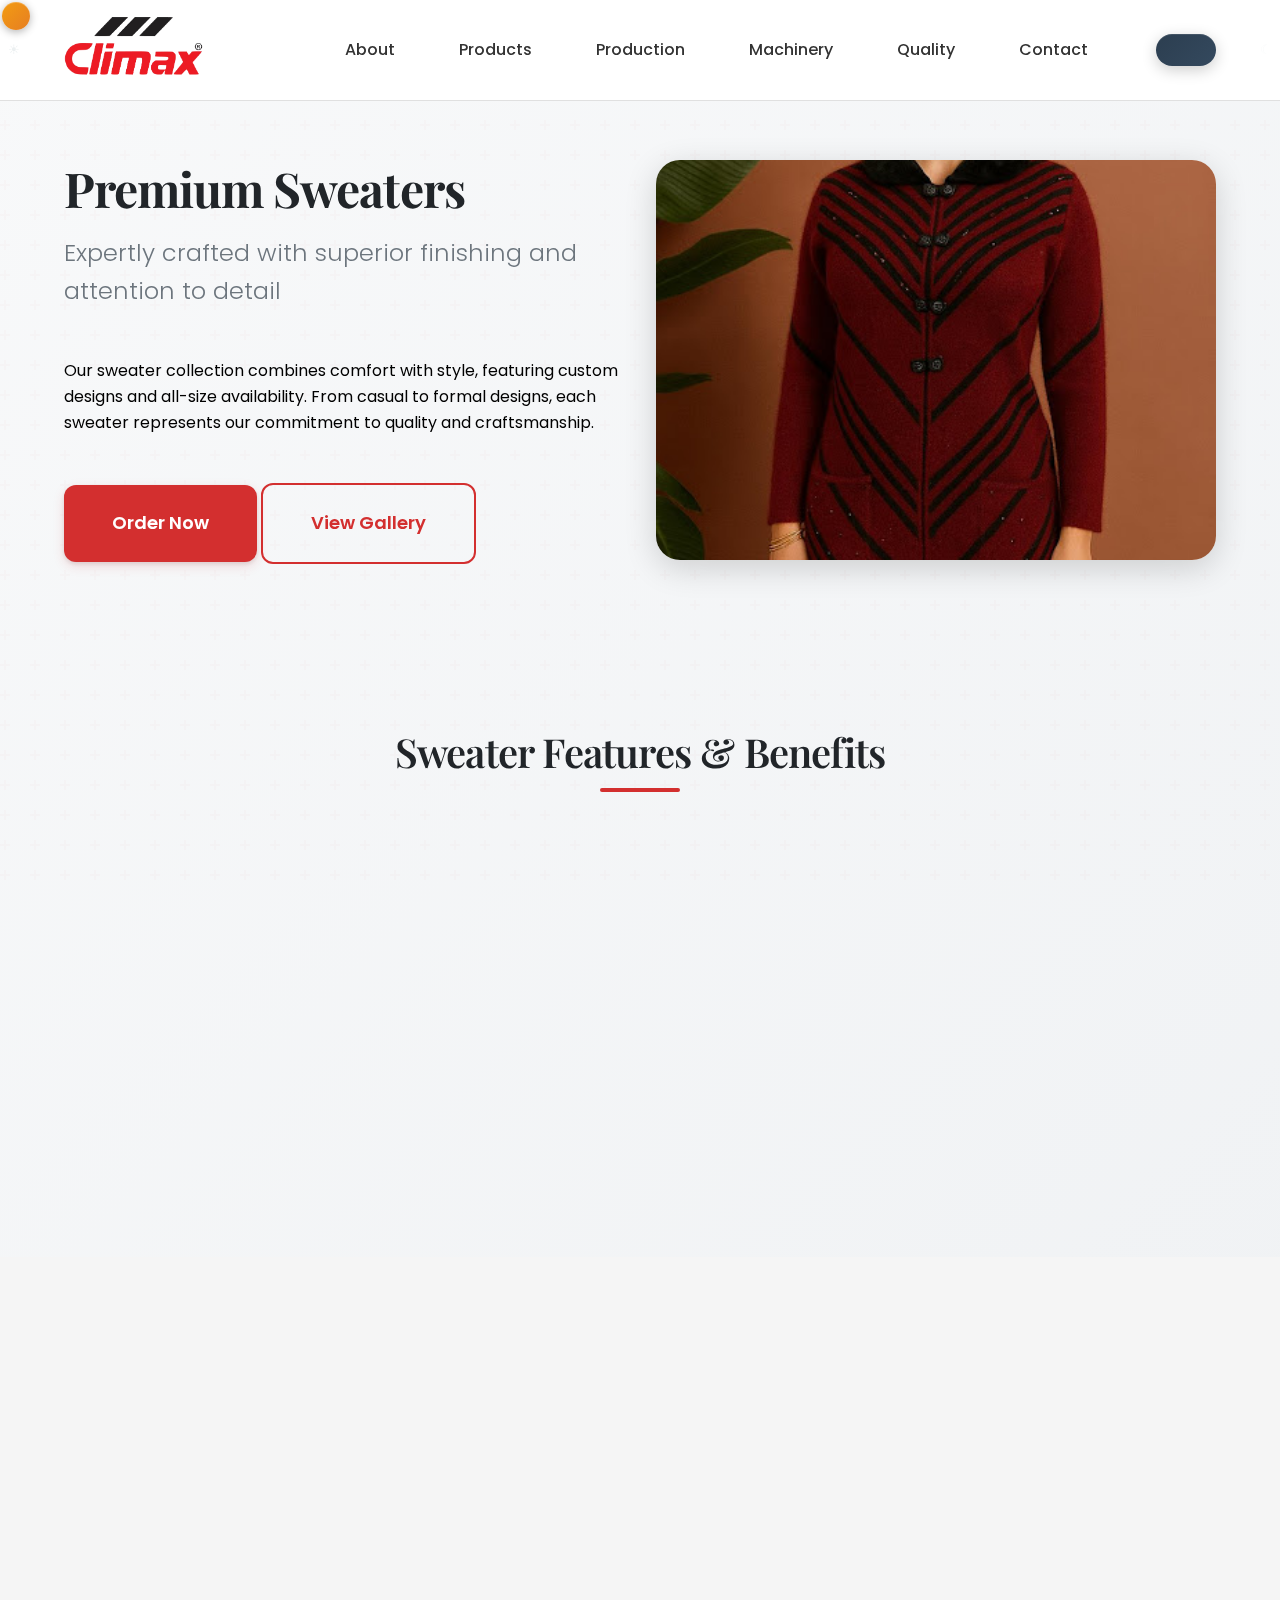
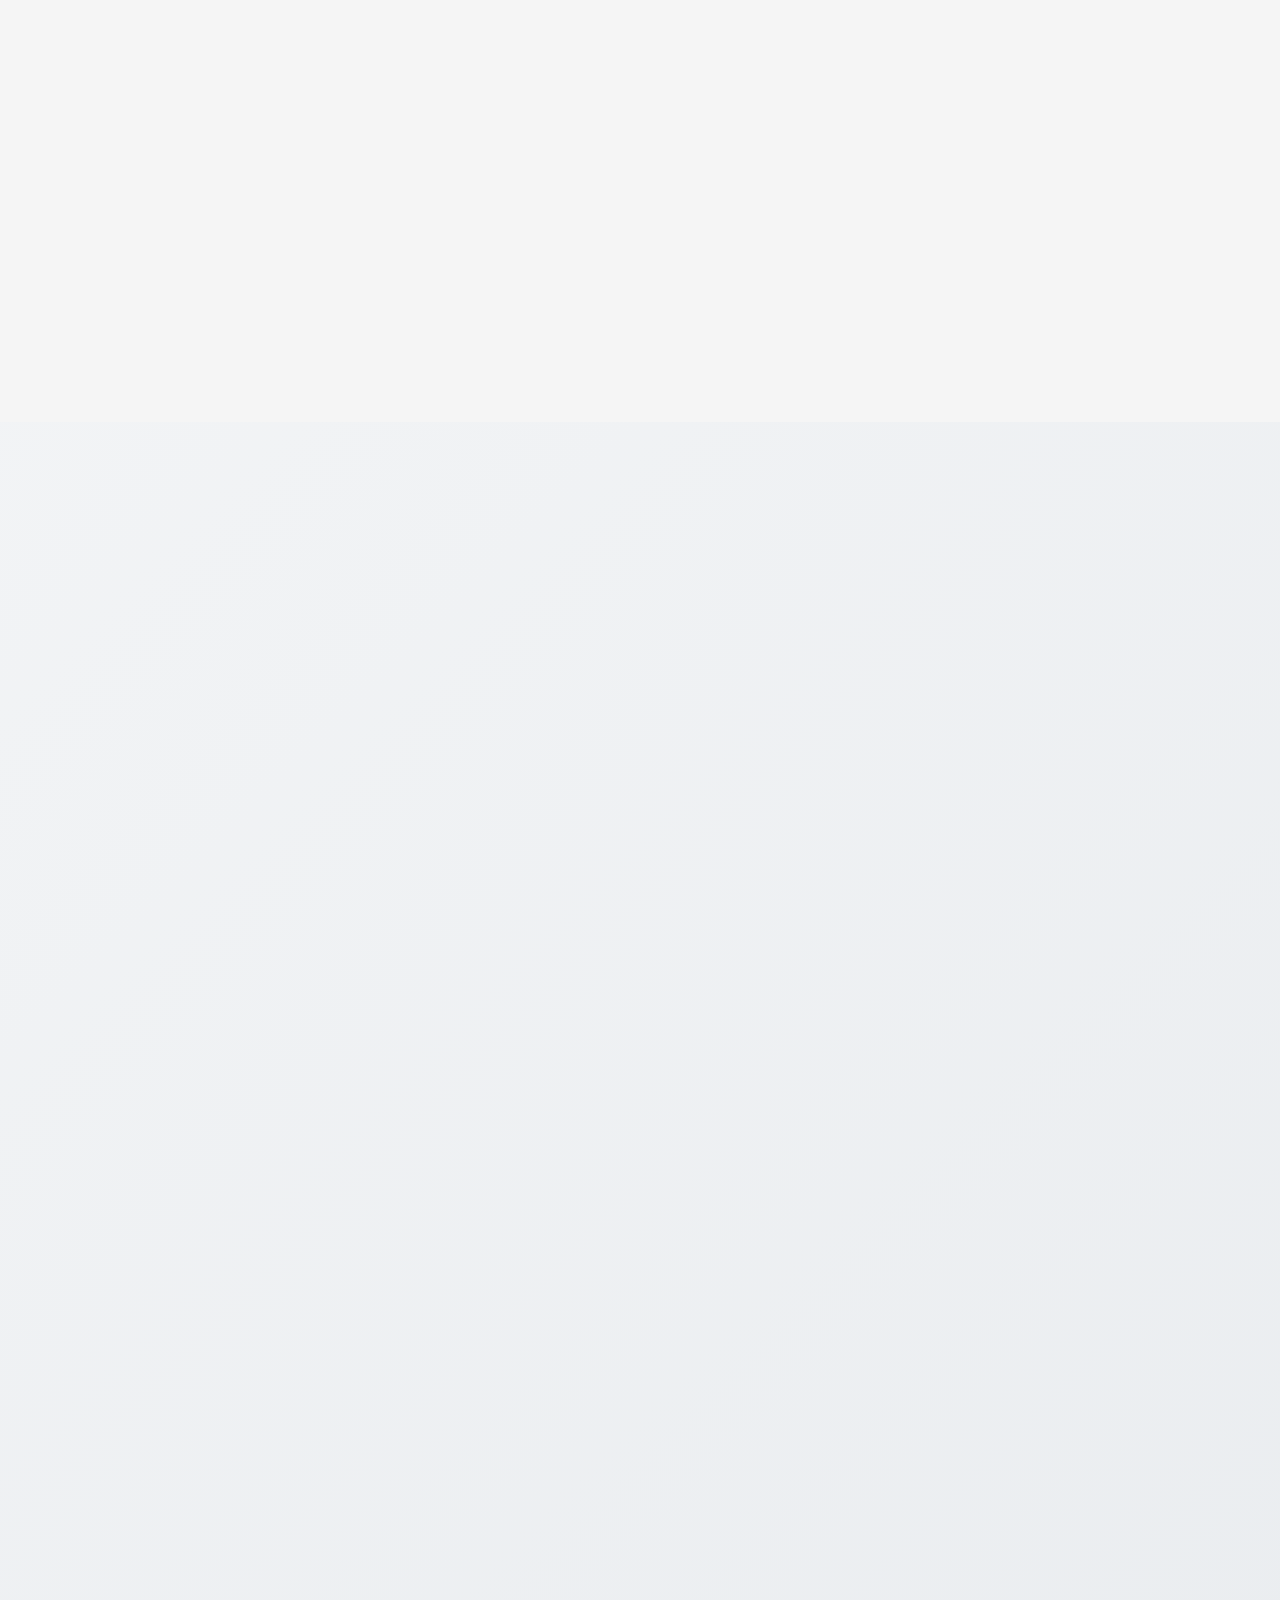
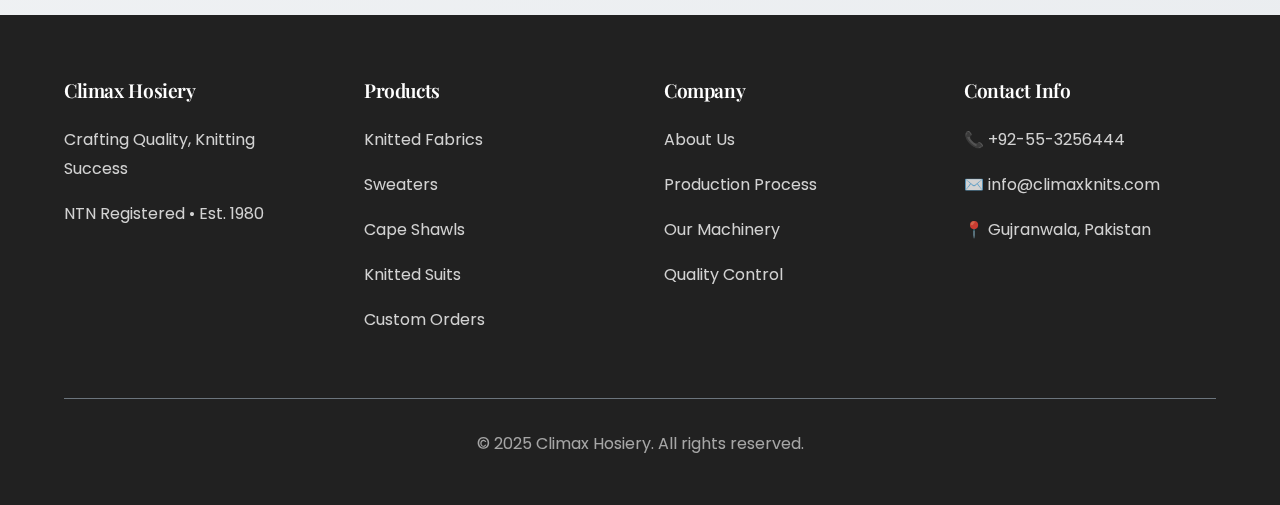
<file: product-sweaters.html>
<!DOCTYPE html>
<html lang="en">
<head>
  <meta charset="UTF-8">
  <meta name="viewport" content="width=device-width, initial-scale=1.0">
  <title>Sweaters - Climax Hosiery | Premium Knitted Sweater Manufacturing</title>
  <meta name="description" content="Expert sweater manufacturing with superior finishing. Custom designs, all sizes, and export quality production for global markets.">
  
  <link rel="stylesheet" href="./css/style.min.css">
  <link rel="stylesheet" href="./css/dark-mode.css">
  <link rel="stylesheet" href="./css/responsive-improvements.css">
  <link rel="icon" href="./assets/images/logo.png" type="image/png">
</head>
<body>
  <header class="header" role="banner">
    <div class="container">
      <div class="header-content">
        <a href="index.html" aria-label="Climax Hosiery Home">
          <img src="./assets/images/logo.png" alt="Climax Hosiery Logo" class="logo">
        </a>
        
        <nav class="nav" role="navigation" aria-label="Main navigation">
          <a href="about.html" class="nav-link">About</a>
          <a href="products.html" class="nav-link">Products</a>
          <a href="production.html" class="nav-link">Production</a>
          <a href="machinery.html" class="nav-link">Machinery</a>
          <a href="quality.html" class="nav-link">Quality</a>
          <a href="contact.html" class="nav-link">Contact</a>
        </nav>
        
        <button class="mobile-menu-btn" aria-label="Toggle mobile menu" aria-expanded="false">☰</button>
      </div>
    </div>
  </header>

  <main style="padding-top: 80px;">
    <!-- Product Hero -->
    <section class="section" role="banner">
      <div class="container">
        <div class="grid grid-2">
          <div class="slide-in-left">
            <h1>Premium Sweaters</h1>
            <p class="hero-tagline">Expertly crafted with superior finishing and attention to detail</p>
            <p>Our sweater collection combines comfort with style, featuring custom designs and all-size availability. From casual to formal designs, each sweater represents our commitment to quality and craftsmanship.</p>
            
            <div class="mt-6">
              <a href="contact.html" class="btn btn-primary btn-large">Order Now</a>
              <a href="#gallery" class="btn btn-outline btn-large ml-4">View Gallery</a>
            </div>
          </div>
          
          <div class="slide-in-right">
            <img src="./assets/images/product-2.jpg" alt="Premium Sweater Collection" style="width: 100%; height: 400px; object-fit: cover; border-radius: var(--border-radius-lg); box-shadow: var(--shadow-lg);">
          </div>
        </div>
      </div>
    </section>

    <!-- Sweater Features -->
    <section class="section" role="region" aria-labelledby="features-title">
      <div class="container">
        <h2 id="features-title" class="section-title fade-in">Sweater Features & Benefits</h2>
        
        <div class="grid grid-3">
          <div class="card fade-in">
            <div class="process-icon">🎨</div>
            <h4>Custom Designs</h4>
            <p>Collaborative design development to bring your vision to life. From classic to contemporary styles, we adapt to your brand requirements.</p>
          </div>

          <div class="card fade-in">
            <div class="process-icon">📏</div>
            <h4>Perfect Sizing</h4>
            <p>Comprehensive size range from XS to 3XL with precise grading and fit optimization for target market preferences.</p>
          </div>

          <div class="card fade-in">
            <div class="process-icon">⭐</div>
            <h4>Superior Finishing</h4>
            <p>Professional linking, seaming, and finishing techniques ensuring durability and premium appearance in every garment.</p>
          </div>
        </div>
      </div>
    </section>

    <!-- Specifications Table -->
    <section class="section bg-gray" role="region" aria-labelledby="specs-table-title">
      <div class="container">
        <h2 id="specs-table-title" class="section-title fade-in">Product Specifications</h2>
        
        <div class="card fade-in">
          <h4>Sweater Technical Details</h4>
          <div style="overflow-x: auto; margin-top: var(--spacing-4);">
            <table style="width: 100%; border-collapse: collapse;">
              <thead>
                <tr style="background: var(--neutral-100);">
                  <th style="padding: var(--spacing-2); text-align: left; border-bottom: 2px solid var(--neutral-300);">Specification</th>
                  <th style="padding: var(--spacing-2); text-align: left; border-bottom: 2px solid var(--neutral-300);">Details</th>
                  <th style="padding: var(--spacing-2); text-align: left; border-bottom: 2px solid var(--neutral-300);">Options</th>
                </tr>
              </thead>
              <tbody>
                <tr>
                  <td style="padding: var(--spacing-2); border-bottom: 1px solid var(--neutral-200);">Yarn Count</td>
                  <td style="padding: var(--spacing-2); border-bottom: 1px solid var(--neutral-200);">2/30, 2/32 standard</td>
                  <td style="padding: var(--spacing-2); border-bottom: 1px solid var(--neutral-200);">Custom counts available</td>
                </tr>
                <tr>
                  <td style="padding: var(--spacing-2); border-bottom: 1px solid var(--neutral-200);">Gauge</td>
                  <td style="padding: var(--spacing-2); border-bottom: 1px solid var(--neutral-200);">7-12 gauge (STOLL typical)</td>
                  <td style="padding: var(--spacing-2); border-bottom: 1px solid var(--neutral-200);">Multiple options</td>
                </tr>
                <tr>
                  <td style="padding: var(--spacing-2); border-bottom: 1px solid var(--neutral-200);">Size Range</td>
                  <td style="padding: var(--spacing-2); border-bottom: 1px solid var(--neutral-200);">XS to 3XL</td>
                  <td style="padding: var(--spacing-2); border-bottom: 1px solid var(--neutral-200);">Custom sizing</td>
                </tr>
                <tr>
                  <td style="padding: var(--spacing-2); border-bottom: 1px solid var(--neutral-200);">Colors</td>
                  <td style="padding: var(--spacing-2); border-bottom: 1px solid var(--neutral-200);">Full range available</td>
                  <td style="padding: var(--spacing-2); border-bottom: 1px solid var(--neutral-200);">Custom color matching</td>
                </tr>
                <tr>
                  <td style="padding: var(--spacing-2);">Finishing</td>
                  <td style="padding: var(--spacing-2);">Professional linking</td>
                  <td style="padding: var(--spacing-2);">Special finishes available</td>
                </tr>
              </tbody>
            </table>
          </div>
        </div>
      </div>
    </section>

    <!-- Product Gallery -->
    <section id="gallery" class="section" role="region" aria-labelledby="gallery-section-title">
      <div class="container">
        <h2 id="gallery-section-title" class="section-title fade-in">Sweater Collection Gallery</h2>
        <div class="gallery fade-in">
          <div class="gallery-item">
            <img src="./assets/images/product-2.jpg" alt="Casual Sweater Design" loading="lazy">
          </div>
          <div class="gallery-item">
            <img src="./assets/images/product-3.jpg" alt="Formal Sweater Style" loading="lazy">
          </div>
          <div class="gallery-item">
            <img src="./assets/images/product-4.jpg" alt="Custom Sweater Pattern" loading="lazy">
          </div>
          <div class="gallery-item">
            <img src="./assets/images/product-5.jpg" alt="Sweater Detail Work" loading="lazy">
          </div>
          <div class="gallery-item">
            <img src="./assets/images/product-6.jpg" alt="Color Variety" loading="lazy">
          </div>
          <div class="gallery-item">
            <img src="./assets/images/product-7.jpg" alt="Size Range Display" loading="lazy">
          </div>
        </div>
      </div>
    </section>

    <!-- Order Information -->
    <section class="section" role="region" aria-labelledby="order-info-title">
      <div class="container">
        <h2 id="order-info-title" class="section-title fade-in">Ordering Information</h2>
        
        <div class="grid grid-2">
          <div class="card slide-in-left">
            <h4>Minimum Order Requirements</h4>
            <p>Our sweater MOQ is negotiable based on design complexity, size range, and customization requirements. We work with both small and large volume orders.</p>
            
            <div class="mt-4">
              <div style="padding: var(--spacing-3); background: var(--neutral-100); border-radius: var(--border-radius); margin-bottom: var(--spacing-2);">
                <strong>Standard Designs:</strong> Flexible minimums
              </div>
              <div style="padding: var(--spacing-3); background: var(--neutral-100); border-radius: var(--border-radius); margin-bottom: var(--spacing-2);">
                <strong>Custom Designs:</strong> Higher minimums for tooling
              </div>
              <div style="padding: var(--spacing-3); background: var(--neutral-100); border-radius: var(--border-radius);">
                <strong>Sample Orders:</strong> Available for evaluation
              </div>
            </div>
          </div>
          
          <div class="card slide-in-right">
            <h4>Production Timeline</h4>
            <p>Efficient production scheduling to meet your delivery requirements while maintaining our quality standards.</p>
            
            <div class="mt-4">
              <div style="padding: var(--spacing-3); background: var(--neutral-100); border-radius: var(--border-radius); margin-bottom: var(--spacing-2);">
                <strong>Samples:</strong> 7 working days
              </div>
              <div style="padding: var(--spacing-3); background: var(--neutral-100); border-radius: var(--border-radius); margin-bottom: var(--spacing-2);">
                <strong>Small Orders:</strong> 7-10 working days
              </div>
              <div style="padding: var(--spacing-3); background: var(--neutral-100); border-radius: var(--border-radius);">
                <strong>Bulk Orders:</strong> 4-6 weeks (depending on yarn sourcing)
              </div>
            </div>
          </div>
        </div>
      </div>
    </section>
  </main>

  <footer class="footer" role="contentinfo">
    <div class="container">
      <div class="footer-content">
        <div class="footer-section">
          <h4>Climax Hosiery</h4>
          <p>Crafting Quality, Knitting Success</p>
          <p>NTN Registered • Est. 1980</p>
        </div>
        
        <div class="footer-section">
          <h4>Products</h4>
          <p><a href="product-fabrics.html">Knitted Fabrics</a></p>
          <p><a href="product-sweaters.html">Sweaters</a></p>
          <p><a href="product-cape-shawls.html">Cape Shawls</a></p>
          <p><a href="product-suits.html">Knitted Suits</a></p>
          <p><a href="product-custom.html">Custom Orders</a></p>
        </div>
        
        <div class="footer-section">
          <h4>Company</h4>
          <p><a href="about.html">About Us</a></p>
          <p><a href="production.html">Production Process</a></p>
          <p><a href="machinery.html">Our Machinery</a></p>
          <p><a href="quality.html">Quality Control</a></p>
        </div>
        
        <div class="footer-section">
          <h4>Contact Info</h4>
          <p>📞 +92-55-3256444</p>
          <p>✉️ info@climaxknits.com</p>
          <p>📍 Gujranwala, Pakistan</p>
        </div>
      </div>
      
      <div class="footer-bottom">
        <p>&copy; 2025 Climax Hosiery. All rights reserved.</p>
      </div>
    </div>
  </footer>

  <script src="./js/enhanced-main.js"></script>
</body>
</html>
</file>
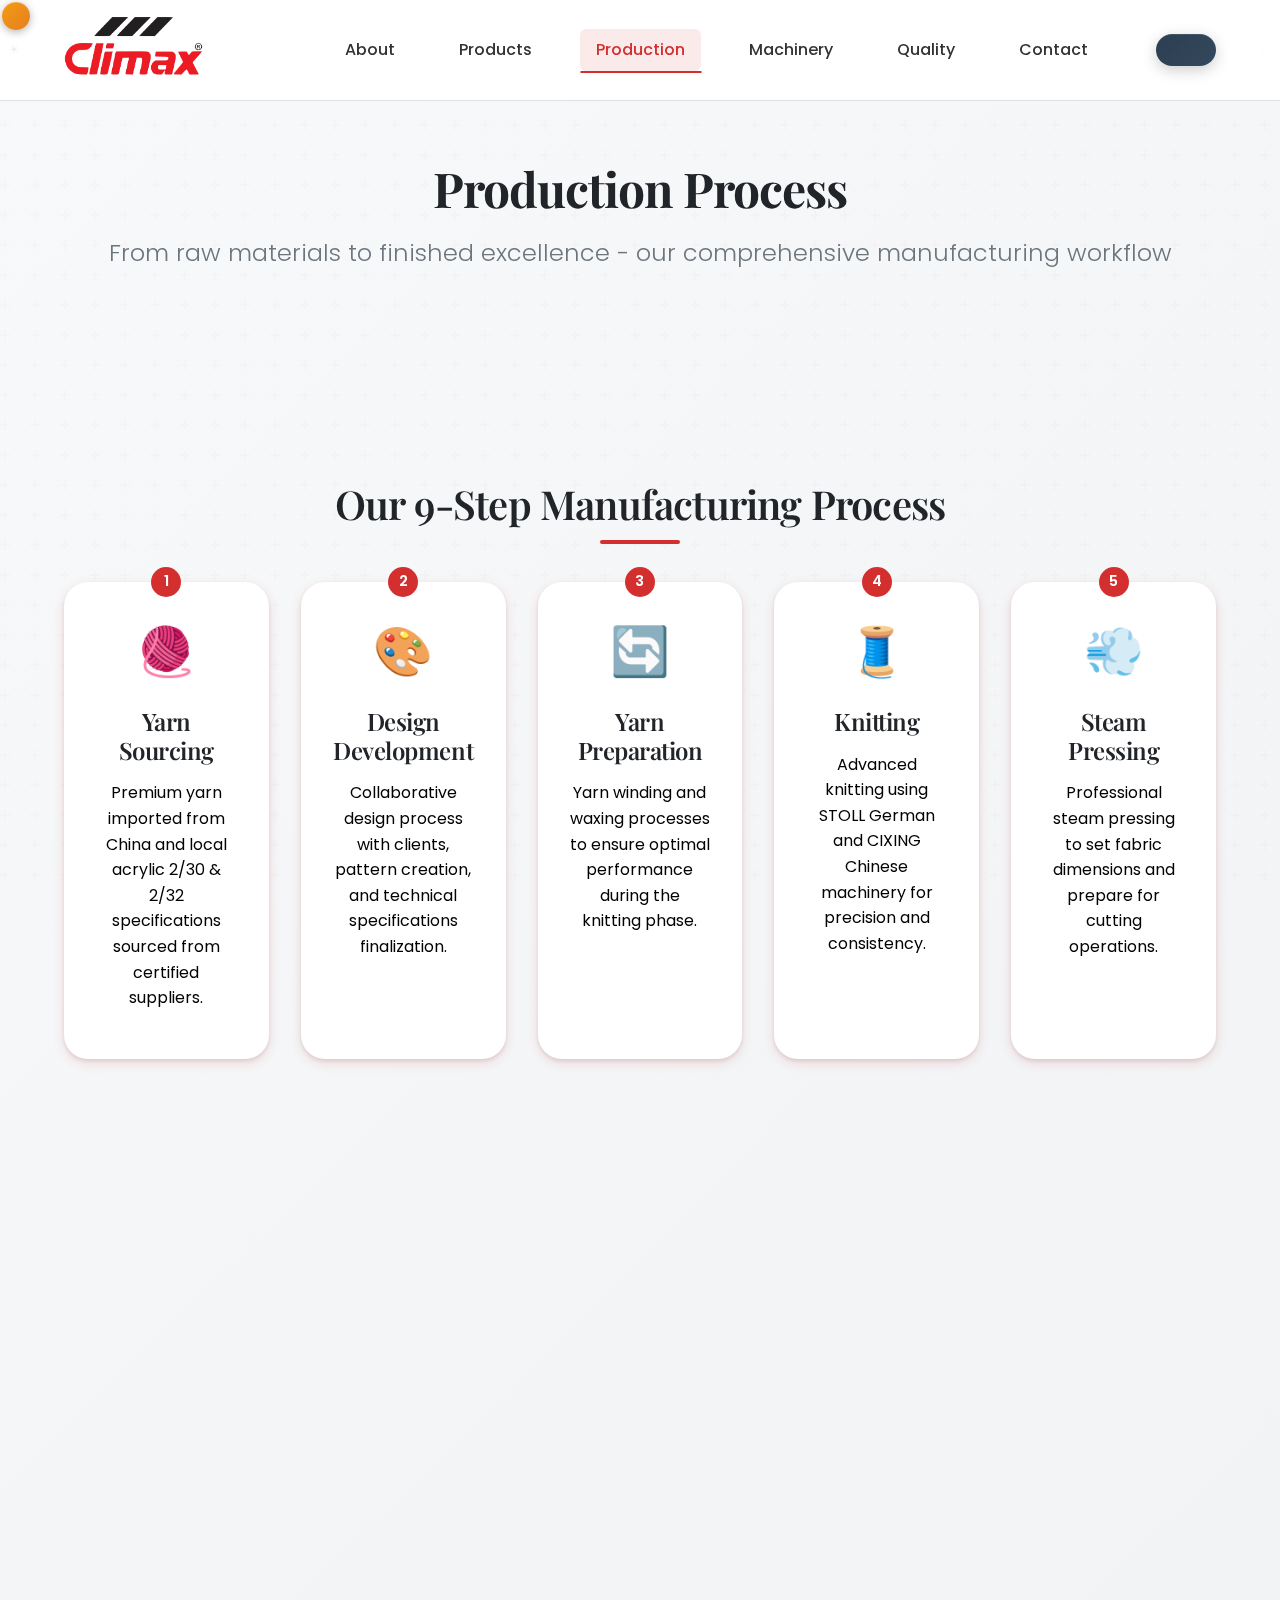
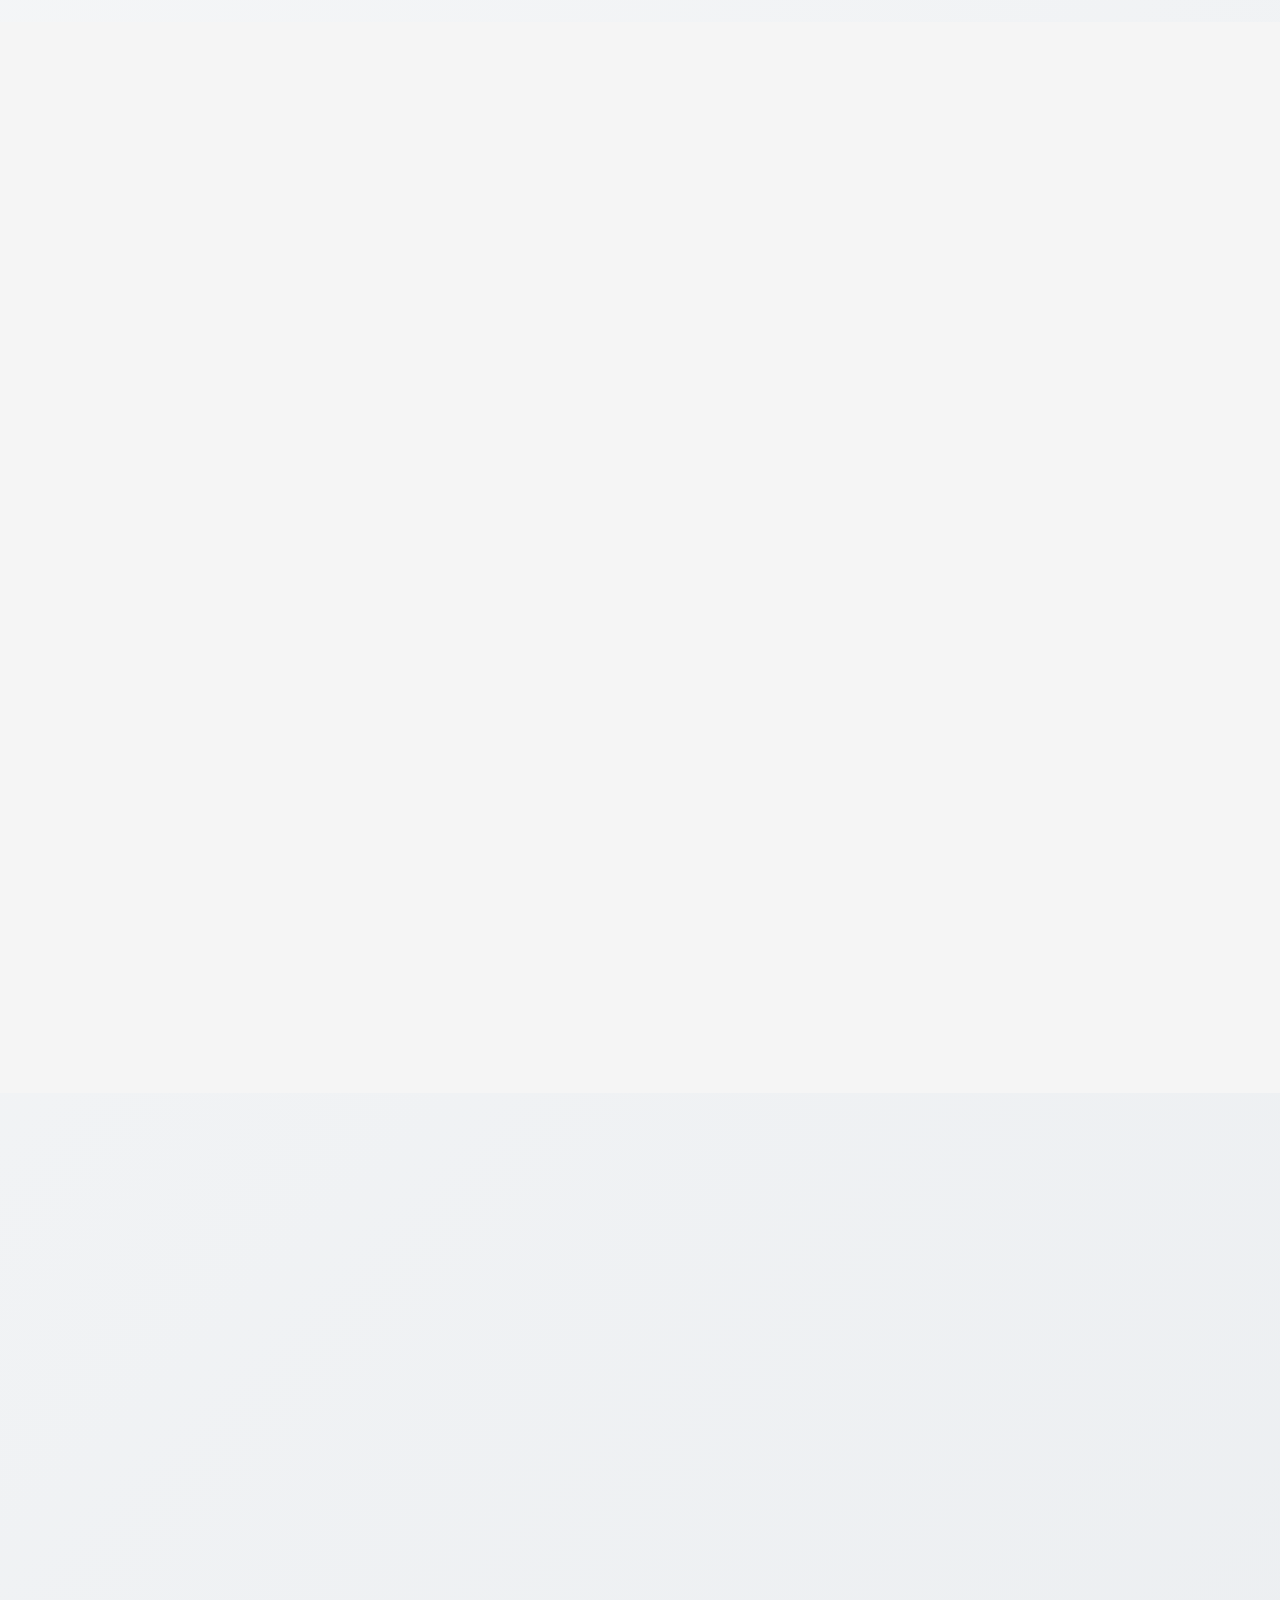
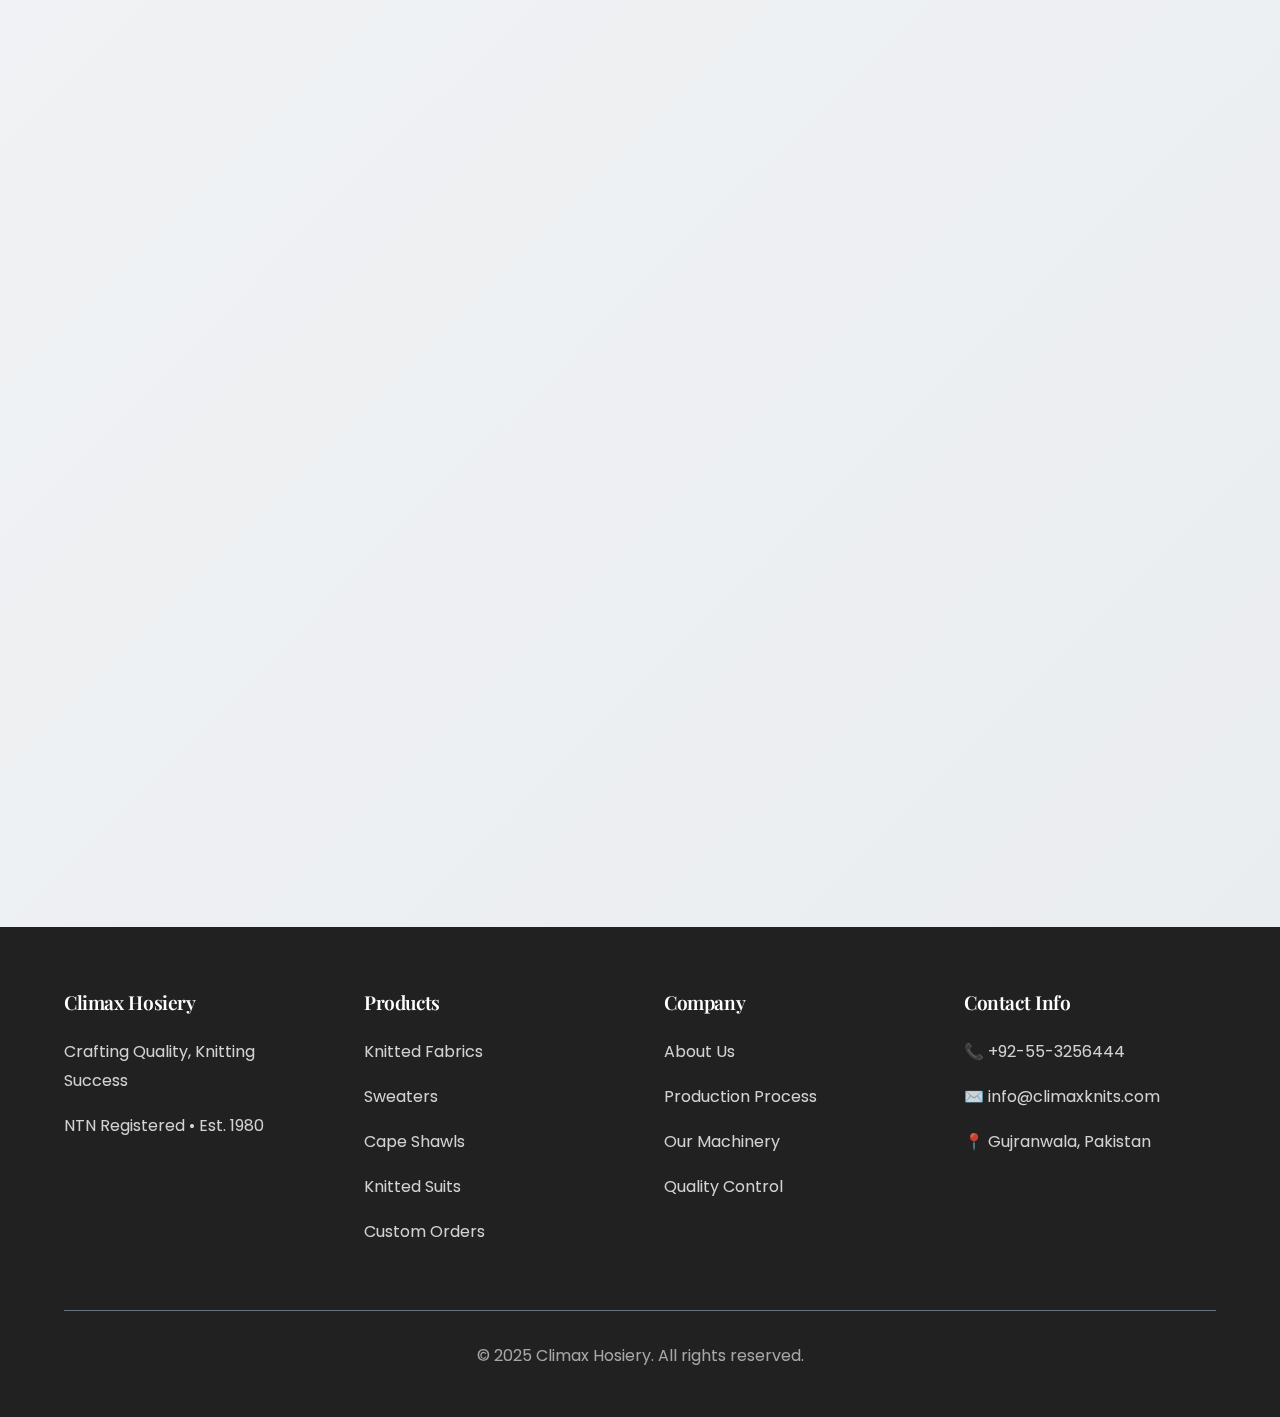
<file: production.html>
<!DOCTYPE html>
<html lang="en">
<head>
  <meta charset="UTF-8">
  <meta name="viewport" content="width=device-width, initial-scale=1.0">
  <title>Production Process - Climax Hosiery | Advanced Manufacturing</title>
  <meta name="description" content="Discover our comprehensive 9-step production process from yarn sourcing to final delivery. Advanced machinery and quality control at every stage.">
  
  <link rel="stylesheet" href="./css/style.min.css">
  <link rel="stylesheet" href="./css/dark-mode.css">
  <link rel="stylesheet" href="./css/responsive-improvements.css">
  <link rel="icon" href="./assets/images/logo.png" type="image/png">
</head>
<body>
  <header class="header" role="banner">
    <div class="container">
      <div class="header-content">
        <a href="index.html" aria-label="Climax Hosiery Home">
          <img src="./assets/images/logo.png" alt="Climax Hosiery Logo" class="logo">
        </a>
        
        <nav class="nav" role="navigation" aria-label="Main navigation">
          <a href="about.html" class="nav-link">About</a>
          <a href="products.html" class="nav-link">Products</a>
          <a href="production.html" class="nav-link active">Production</a>
          <a href="machinery.html" class="nav-link">Machinery</a>
          <a href="quality.html" class="nav-link">Quality</a>
          <a href="contact.html" class="nav-link">Contact</a>
        </nav>
        
        <button class="mobile-menu-btn" aria-label="Toggle mobile menu" aria-expanded="false">☰</button>
      </div>
    </div>
  </header>

  <main style="padding-top: 80px;">
    <!-- Page Hero -->
    <section class="section" role="banner">
      <div class="container">
        <div class="text-center fade-in">
          <h1>Production Process</h1>
          <p class="hero-tagline">From raw materials to finished excellence - our comprehensive manufacturing workflow</p>
        </div>
      </div>
    </section>

    <!-- Production Timeline -->
    <section class="section" role="region" aria-labelledby="process-title">
      <div class="section-bg-pattern"></div>
      <div class="container">
        <h2 id="process-title" class="section-title fade-in">Our 9-Step Manufacturing Process</h2>
        
        <div class="process-grid">
          <div class="process-step modern-card fade-in" data-step="1">
            <div class="card-diagonal-accent"></div>
            <div class="process-icon">🧶</div>
            <h4>Yarn Sourcing</h4>
            <div class="card-separator"></div>
            <p>Premium yarn imported from China and local acrylic 2/30 & 2/32 specifications sourced from certified suppliers.</p>
          </div>
          
          <div class="process-step modern-card fade-in" data-step="2">
            <div class="card-diagonal-accent"></div>
            <div class="process-icon">🎨</div>
            <h4>Design Development</h4>
            <div class="card-separator"></div>
            <p>Collaborative design process with clients, pattern creation, and technical specifications finalization.</p>
          </div>
          
          <div class="process-step modern-card fade-in" data-step="3">
            <div class="card-diagonal-accent"></div>
            <div class="process-icon">🔄</div>
            <h4>Yarn Preparation</h4>
            <div class="card-separator"></div>
            <p>Yarn winding and waxing processes to ensure optimal performance during the knitting phase.</p>
          </div>
          
          <div class="process-step modern-card fade-in" data-step="4">
            <div class="card-diagonal-accent"></div>
            <div class="process-icon">🧵</div>
            <h4>Knitting</h4>
            <div class="card-separator"></div>
            <p>Advanced knitting using STOLL German and CIXING Chinese machinery for precision and consistency.</p>
          </div>
          
          <div class="process-step modern-card fade-in" data-step="5">
            <div class="card-diagonal-accent"></div>
            <div class="process-icon">💨</div>
            <h4>Steam Pressing</h4>
            <div class="card-separator"></div>
            <p>Professional steam pressing to set fabric dimensions and prepare for cutting operations.</p>
          </div>
          
          <div class="process-step modern-card fade-in" data-step="6">
            <div class="card-diagonal-accent"></div>
            <div class="process-icon">✂️</div>
            <h4>Cutting</h4>
            <div class="card-separator"></div>
            <p>Precision cutting following approved patterns and specifications with minimal waste generation.</p>
          </div>
          
          <div class="process-step modern-card fade-in" data-step="7">
            <div class="card-diagonal-accent"></div>
            <div class="process-icon">🪡</div>
            <h4>Stitching</h4>
            <div class="card-separator"></div>
            <p>Expert stitching operations using industrial-grade equipment for durability and professional finish.</p>
          </div>
          
          <div class="process-step modern-card fade-in" data-step="8">
            <div class="card-diagonal-accent"></div>
            <div class="process-icon">🔗</div>
            <h4>Linking</h4>
            <div class="card-separator"></div>
            <p>Specialized linking processes for seamless garment assembly and enhanced durability.</p>
          </div>
          
          <div class="process-step modern-card fade-in" data-step="9">
            <div class="card-diagonal-accent"></div>
            <div class="process-icon">📦</div>
            <h4>Packing & Delivery</h4>
            <div class="card-separator"></div>
            <p>Quality inspection, professional packing, and timely delivery to meet client specifications and deadlines.</p>
          </div>
        </div>
      </div>
    </section>

    <!-- Quality Control Integration -->
    <section class="section bg-gray" role="region" aria-labelledby="qc-title">
      <div class="container">
        <h2 id="qc-title" class="section-title fade-in">Quality Control Throughout Production</h2>
        <div class="grid grid-2">
          <div class="slide-in-left">
            <h3>Inspection Checkpoints</h3>
            <ul style="list-style: none; padding: 0; margin-top: var(--spacing-4);">
              <li style="padding: var(--spacing-2); background: var(--white); margin-bottom: var(--spacing-2); border-radius: var(--border-radius); box-shadow: var(--shadow-sm);">
                <strong>Incoming Materials:</strong> Yarn quality verification and specification compliance
              </li>
              <li style="padding: var(--spacing-2); background: var(--white); margin-bottom: var(--spacing-2); border-radius: var(--border-radius); box-shadow: var(--shadow-sm);">
                <strong>Knitting Stage:</strong> Fabric tension, gauge, and pattern accuracy checks
              </li>
              <li style="padding: var(--spacing-2); background: var(--white); margin-bottom: var(--spacing-2); border-radius: var(--border-radius); box-shadow: var(--shadow-sm);">
                <strong>Processing:</strong> Steam pressing quality and dimensional stability
              </li>
              <li style="padding: var(--spacing-2); background: var(--white); margin-bottom: var(--spacing-2); border-radius: var(--border-radius); box-shadow: var(--shadow-sm);">
                <strong>Assembly:</strong> Stitching quality, seam strength, and alignment verification
              </li>
              <li style="padding: var(--spacing-2); background: var(--white); margin-bottom: var(--spacing-2); border-radius: var(--border-radius); box-shadow: var(--shadow-sm);">
                <strong>Final Inspection:</strong> Complete quality audit before packaging
              </li>
            </ul>
          </div>
          
          <div class="slide-in-right">
            <div class="card">
              <h3>Production Standards</h3>
              <img src="./assets/images/product-7.jpg" alt="Quality Control Process" class="card-image" loading="lazy">
              <div style="padding: var(--spacing-3);">
                <p>Our rigorous quality control system ensures every product meets international export standards. Each step includes documented checkpoints and approval processes.</p>
                <a href="quality.html" class="btn btn-outline mt-4">Quality Details</a>
              </div>
            </div>
          </div>
        </div>
      </div>
    </section>

    <!-- Production Capacity -->
    <section class="section" role="region" aria-labelledby="capacity-title">
      <div class="container">
        <h2 id="capacity-title" class="section-title fade-in">Production Specifications</h2>
        <div class="grid grid-2">
          <div class="card modern-card fade-in">
            <div class="card-diagonal-accent"></div>
            <h4>Technical Capabilities</h4>
            <div class="card-separator"></div>
            <div class="mt-4">
              <div style="display: grid; grid-template-columns: 1fr 1fr; gap: var(--spacing-2); margin-bottom: var(--spacing-3);">
                <div style="padding: var(--spacing-2); background: var(--neutral-100); border-radius: 8px;">
                  <strong>Gauge Range:</strong><br>Multiple gauge options
                </div>
                <div style="padding: var(--spacing-2); background: var(--neutral-100); border-radius: 8px;">
                  <strong>Yarn Count:</strong><br>2/30, 2/32 & custom
                </div>
                <div style="padding: var(--spacing-2); background: var(--neutral-100); border-radius: 8px;">
                  <strong>Fabric Weight:</strong><br>Various GSM available
                </div>
                <div style="padding: var(--spacing-2); background: var(--neutral-100); border-radius: 8px;">
                  <strong>Width Options:</strong><br>Standard & custom widths
                </div>
              </div>
              <!-- TODO: Add specific technical specifications -->
              <p class="text-gray"><em>Note: Detailed specifications available upon inquiry</em></p>
            </div>
          </div>
          
          <div class="card modern-card fade-in">
            <div class="card-diagonal-accent"></div>
            <h4>Order Processing</h4>
            <div class="card-separator"></div>
            <div class="timeline" style="padding-left: var(--spacing-4); margin-top: var(--spacing-4);">
              <div class="timeline-item">
                <div class="timeline-content" style="margin-left: var(--spacing-2);">
                  <strong>Order Confirmation</strong>
                  <p>Specifications review and production planning</p>
                </div>
              </div>
              <div class="timeline-item">
                <div class="timeline-content" style="margin-left: var(--spacing-2);">
                  <strong>Material Preparation</strong>
                  <p>Yarn sourcing and quality verification</p>
                </div>
              </div>
              <div class="timeline-item">
                <div class="timeline-content" style="margin-left: var(--spacing-2);">
                  <strong>Production & QC</strong>
                  <p>Manufacturing with continuous quality monitoring</p>
                </div>
              </div>
              <div class="timeline-item" style="padding-bottom: 0;">
                <div class="timeline-content" style="margin-left: var(--spacing-2);">
                  <strong>Delivery</strong>
                  <p>Final inspection, packing, and shipment</p>
                </div>
              </div>
            </div>
            
            <div class="mt-6">
              <h5>Production Timelines:</h5>
              <div style="margin-top: var(--spacing-3);">
                <div style="padding: var(--spacing-2); background: var(--neutral-100); border-radius: var(--border-radius); margin-bottom: var(--spacing-2);">
                  <strong>Standard Export Orders:</strong> 45-60 days (if imported yarn required)
                </div>
                <div style="padding: var(--spacing-2); background: var(--neutral-100); border-radius: var(--border-radius); margin-bottom: var(--spacing-2);">
                  <strong>Local Yarn Orders:</strong> 2-4 weeks
                </div>
                <div style="padding: var(--spacing-2); background: var(--neutral-100); border-radius: var(--border-radius);">
                  <strong>Rapid Samples:</strong> ~7 working days
                </div>
              </div>
            </div>
          </div>
        </div>
      </div>
    </section>
  </main>

  <footer class="footer" role="contentinfo">
    <div class="container">
      <div class="footer-content">
        <div class="footer-section">
          <h4>Climax Hosiery</h4>
          <p>Crafting Quality, Knitting Success</p>
          <p>NTN Registered • Est. 1980</p>
        </div>
        
        <div class="footer-section">
          <h4>Products</h4>
          <p><a href="product-fabrics.html">Knitted Fabrics</a></p>
          <p><a href="product-sweaters.html">Sweaters</a></p>
          <p><a href="product-cape-shawls.html">Cape Shawls</a></p>
          <p><a href="product-suits.html">Knitted Suits</a></p>
          <p><a href="product-custom.html">Custom Orders</a></p>
        </div>
        
        <div class="footer-section">
          <h4>Company</h4>
          <p><a href="about.html">About Us</a></p>
          <p><a href="production.html">Production Process</a></p>
          <p><a href="machinery.html">Our Machinery</a></p>
          <p><a href="quality.html">Quality Control</a></p>
        </div>
        
        <div class="footer-section">
          <h4>Contact Info</h4>
          <p>📞 +92-55-3256444</p>
          <p>✉️ info@climaxknits.com</p>
          <p>📍 Gujranwala, Pakistan</p>
        </div>
      </div>
      
      <div class="footer-bottom">
        <p>&copy; 2025 Climax Hosiery. All rights reserved.</p>
      </div>
    </div>
  </footer>

  <script src="./js/enhanced-main.js"></script>
</body>
</html>
</file>
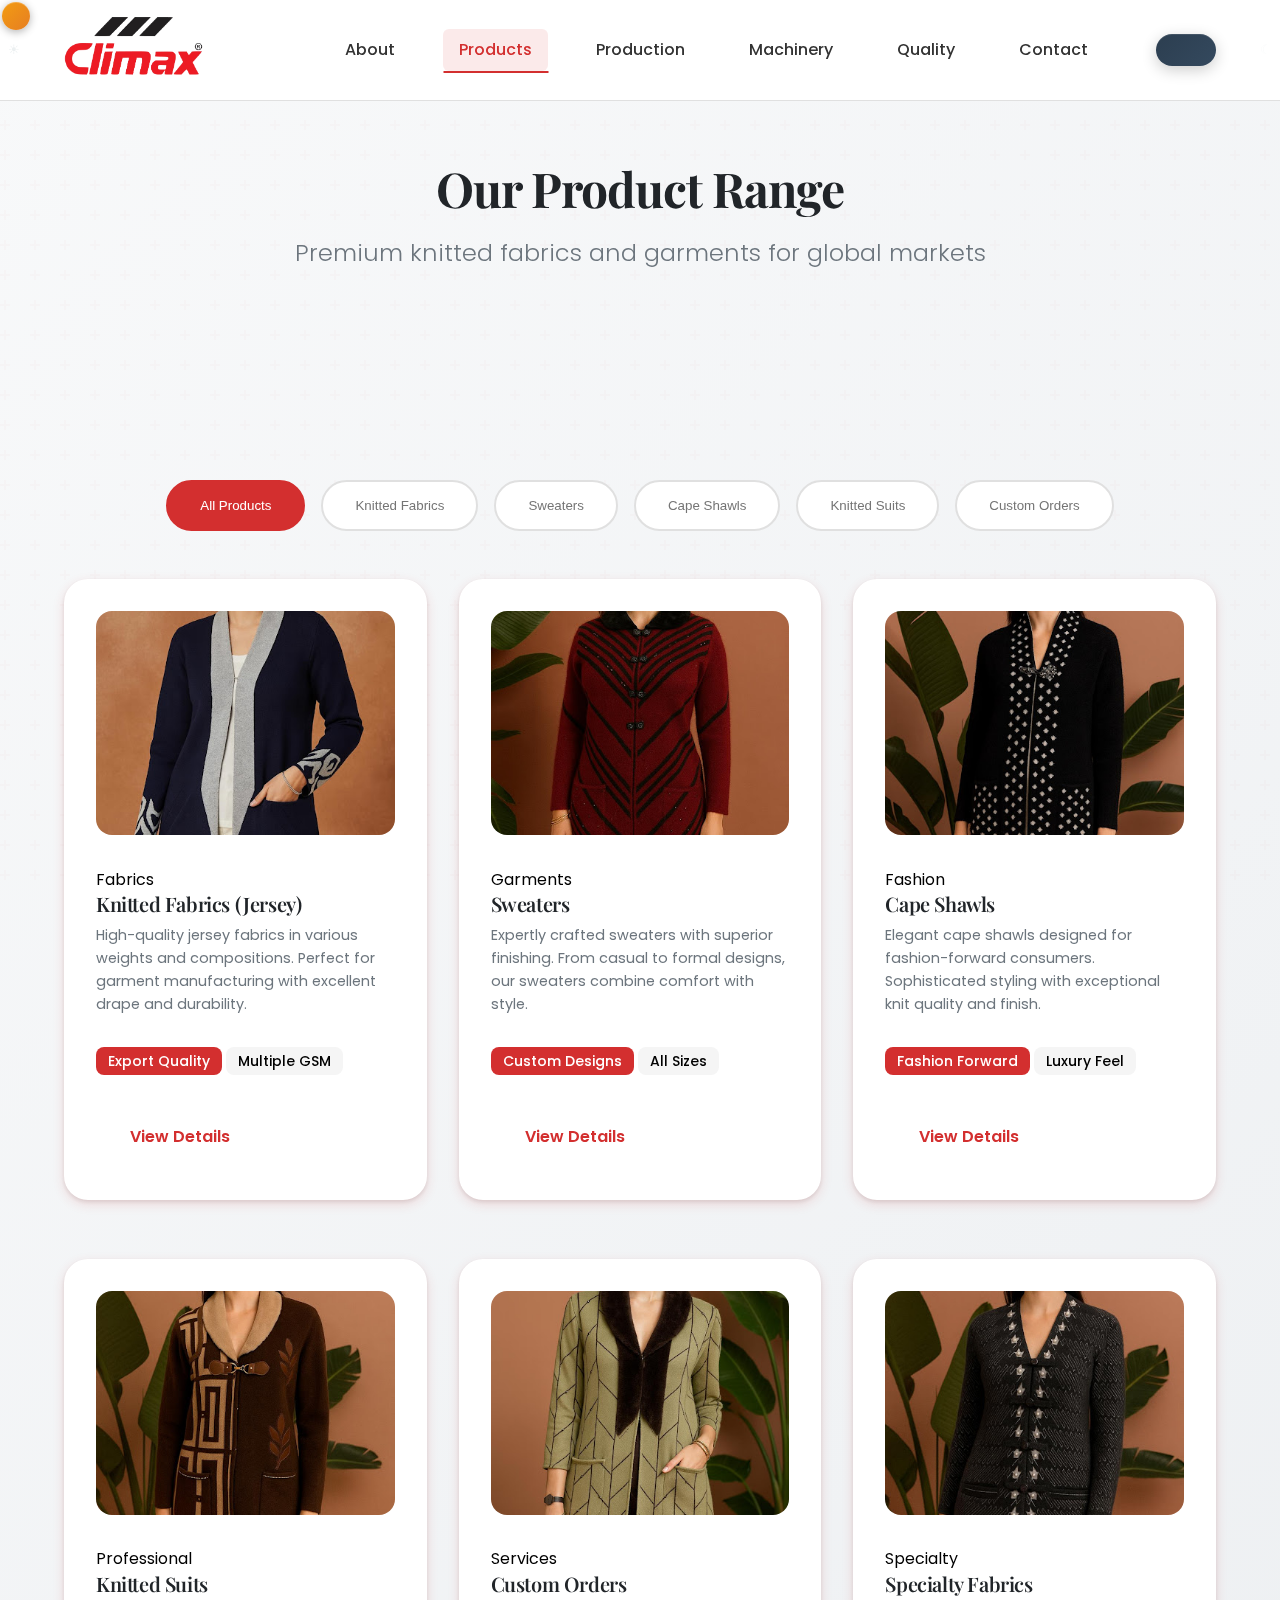
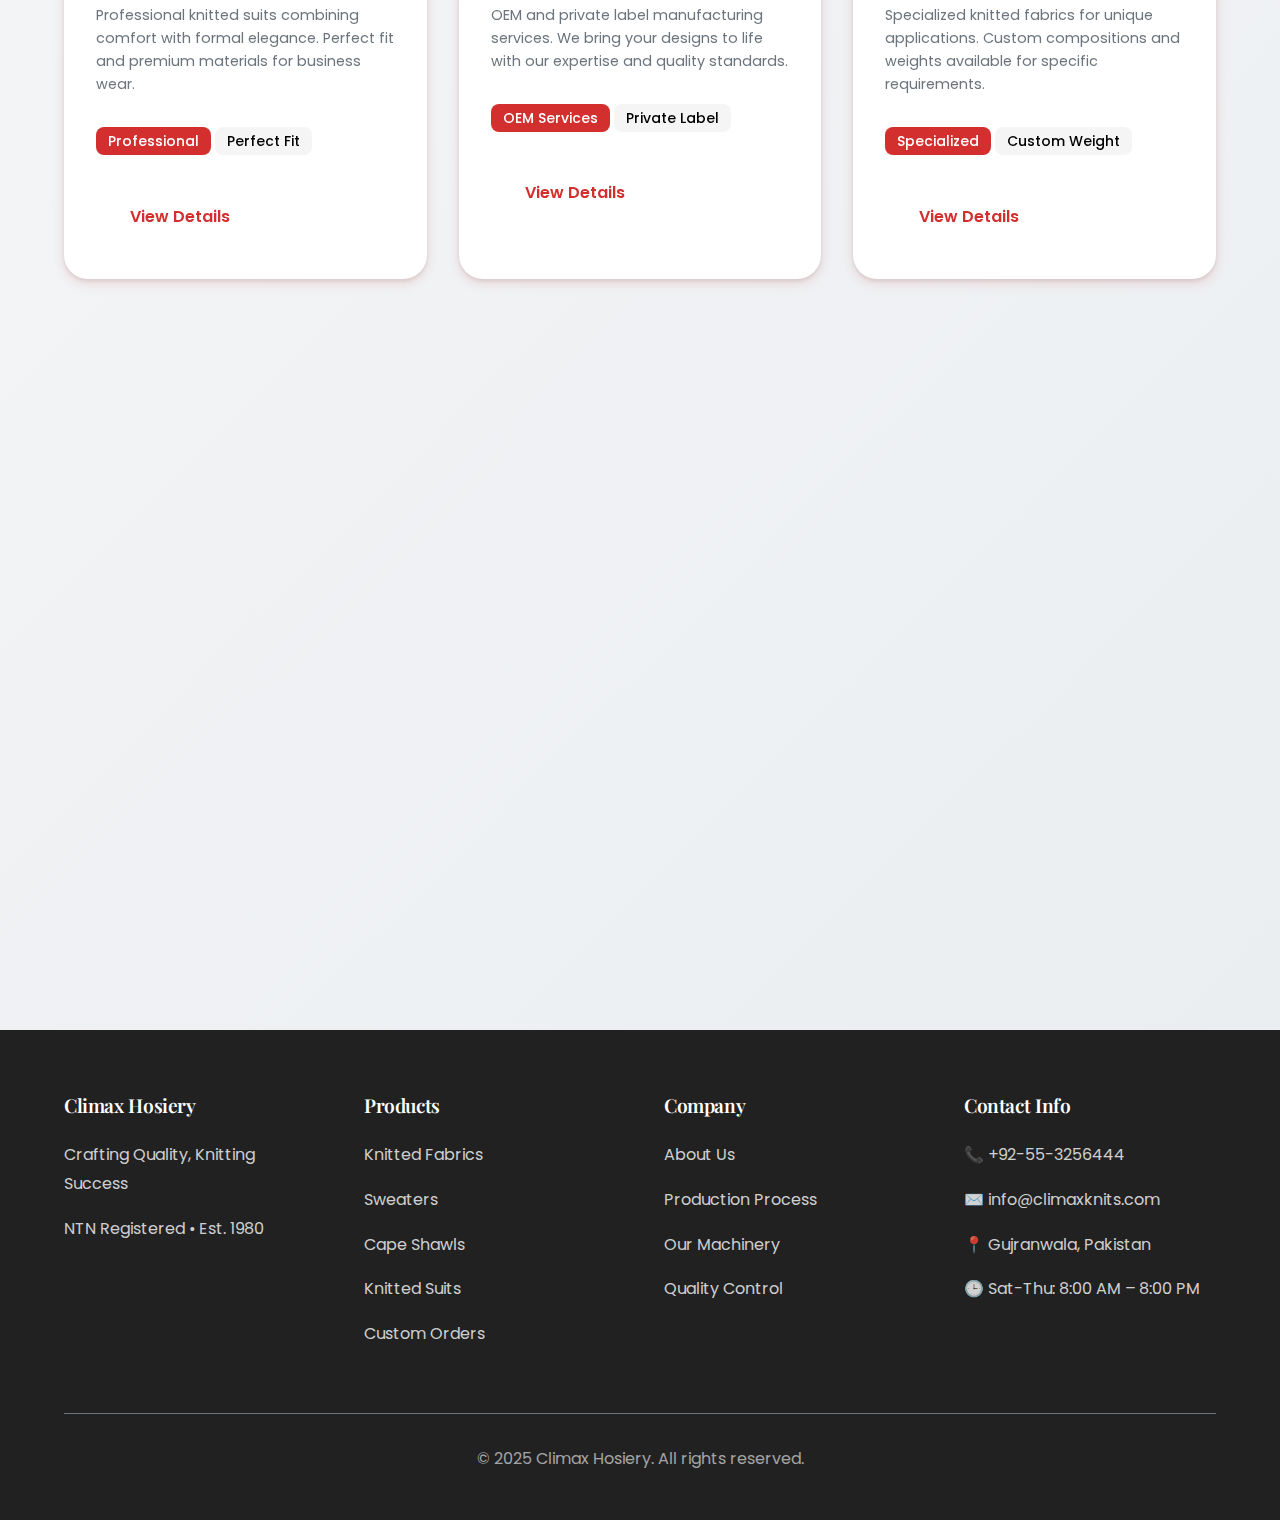
<file: products.html>
<!DOCTYPE html>
<html lang="en">
<head>
  <meta charset="UTF-8">
  <meta name="viewport" content="width=device-width, initial-scale=1.0">
  <title>Products - Climax Hosiery | Premium Knitted Fabrics & Garments</title>
  <meta name="description" content="Explore our comprehensive range of knitted fabrics, sweaters, cape shawls, suits, and custom garments. Export quality manufacturing from Pakistan.">
  
  <link rel="stylesheet" href="./css/style.min.css">
  <link rel="stylesheet" href="./css/dark-mode.css">
  <link rel="stylesheet" href="./css/responsive-improvements.css">
  <link rel="icon" href="./assets/images/logo.png" type="image/png">
</head>
<body>
  <header class="header" role="banner">
    <div class="container">
      <div class="header-content">
        <a href="index.html" aria-label="Climax Hosiery Home">
          <img src="./assets/images/logo.png" alt="Climax Hosiery Logo" class="logo">
        </a>
        
        <nav class="nav" role="navigation" aria-label="Main navigation">
          <a href="about.html" class="nav-link">About</a>
          <a href="products.html" class="nav-link active">Products</a>
          <a href="production.html" class="nav-link">Production</a>
          <a href="machinery.html" class="nav-link">Machinery</a>
          <a href="quality.html" class="nav-link">Quality</a>
          <a href="contact.html" class="nav-link">Contact</a>
        </nav>
        
        <button class="mobile-menu-btn" aria-label="Toggle mobile menu" aria-expanded="false">☰</button>
      </div>
    </div>
  </header>

  <main style="padding-top: 80px;">
    <!-- Page Hero -->
    <section class="section" role="banner">
      <div class="container">
        <div class="text-center fade-in">
          <h1>Our Product Range</h1>
          <p class="hero-tagline">Premium knitted fabrics and garments for global markets</p>
        </div>
      </div>
    </section>

    <!-- Product Filters -->
    <section class="section" role="region" aria-labelledby="products-title">
      <div class="container">
        <div class="filter-tabs fade-in">
          <button class="filter-btn active" data-filter="all">All Products</button>
          <button class="filter-btn" data-filter="fabrics">Knitted Fabrics</button>
          <button class="filter-btn" data-filter="sweaters">Sweaters</button>
          <button class="filter-btn" data-filter="shawls">Cape Shawls</button>
          <button class="filter-btn" data-filter="suits">Knitted Suits</button>
          <button class="filter-btn" data-filter="custom">Custom Orders</button>
        </div>

        <div class="product-grid">
          <article class="card modern-card product-card visible fade-in" data-category="fabrics">
            <div class="card-diagonal-accent"></div>
            <img src="./assets/images/product-1.jpg" alt="Premium Knitted Fabrics" class="card-image" loading="lazy">
            <div class="card-content">
              <div class="card-category">Fabrics</div>
              <h3 class="card-title">Knitted Fabrics (Jersey)</h3>
              <p class="card-text">High-quality jersey fabrics in various weights and compositions. Perfect for garment manufacturing with excellent drape and durability.</p>
              <div class="card-separator"></div>
              <div class="mt-4">
                <span class="badge bg-red">Export Quality</span>
                <span class="badge bg-gray ml-2">Multiple GSM</span>
              </div>
              <a href="product-fabrics.html" class="btn btn-modern mt-4">View Details</a>
            </div>
          </article>

          <article class="card modern-card product-card visible fade-in" data-category="sweaters">
            <div class="card-diagonal-accent"></div>
            <img src="./assets/images/product-2.jpg" alt="Premium Sweaters" class="card-image" loading="lazy">
            <div class="card-content">
              <div class="card-category">Garments</div>
              <h3 class="card-title">Sweaters</h3>
              <p class="card-text">Expertly crafted sweaters with superior finishing. From casual to formal designs, our sweaters combine comfort with style.</p>
              <div class="card-separator"></div>
              <div class="mt-4">
                <span class="badge bg-red">Custom Designs</span>
                <span class="badge bg-gray ml-2">All Sizes</span>
              </div>
              <a href="product-sweaters.html" class="btn btn-modern mt-4">View Details</a>
            </div>
          </article>

          <article class="card modern-card product-card visible fade-in" data-category="shawls">
            <div class="card-diagonal-accent"></div>
            <img src="./assets/images/product-3.jpg" alt="Elegant Cape Shawls" class="card-image" loading="lazy">
            <div class="card-content">
              <div class="card-category">Fashion</div>
              <h3 class="card-title">Cape Shawls</h3>
              <p class="card-text">Elegant cape shawls designed for fashion-forward consumers. Sophisticated styling with exceptional knit quality and finish.</p>
              <div class="card-separator"></div>
              <div class="mt-4">
                <span class="badge bg-red">Fashion Forward</span>
                <span class="badge bg-gray ml-2">Luxury Feel</span>
              </div>
              <a href="product-cape-shawls.html" class="btn btn-modern mt-4">View Details</a>
            </div>
          </article>

          <article class="card modern-card product-card visible fade-in" data-category="suits">
            <div class="card-diagonal-accent"></div>
            <img src="./assets/images/product-4.jpg" alt="Professional Knitted Suits" class="card-image" loading="lazy">
            <div class="card-content">
              <div class="card-category">Professional</div>
              <h3 class="card-title">Knitted Suits</h3>
              <p class="card-text">Professional knitted suits combining comfort with formal elegance. Perfect fit and premium materials for business wear.</p>
              <div class="card-separator"></div>
              <div class="mt-4">
                <span class="badge bg-red">Professional</span>
                <span class="badge bg-gray ml-2">Perfect Fit</span>
              </div>
              <a href="product-suits.html" class="btn btn-modern mt-4">View Details</a>
            </div>
          </article>

          <article class="card modern-card product-card visible fade-in" data-category="custom">
            <div class="card-diagonal-accent"></div>
            <img src="./assets/images/product-5.jpg" alt="Custom Manufacturing" class="card-image" loading="lazy">
            <div class="card-content">
              <div class="card-category">Services</div>
              <h3 class="card-title">Custom Orders</h3>
              <p class="card-text">OEM and private label manufacturing services. We bring your designs to life with our expertise and quality standards.</p>
              <div class="card-separator"></div>
              <div class="mt-4">
                <span class="badge bg-red">OEM Services</span>
                <span class="badge bg-gray ml-2">Private Label</span>
              </div>
              <a href="product-custom.html" class="btn btn-modern mt-4">View Details</a>
            </div>
          </article>

          <article class="card modern-card product-card visible fade-in" data-category="fabrics">
            <div class="card-diagonal-accent"></div>
            <img src="./assets/images/product-6.jpg" alt="Specialty Fabrics" class="card-image" loading="lazy">
            <div class="card-content">
              <div class="card-category">Specialty</div>
              <h3 class="card-title">Specialty Fabrics</h3>
              <p class="card-text">Specialized knitted fabrics for unique applications. Custom compositions and weights available for specific requirements.</p>
              <div class="card-separator"></div>
              <div class="mt-4">
                <span class="badge bg-red">Specialized</span>
                <span class="badge bg-gray ml-2">Custom Weight</span>
              </div>
              <a href="product-fabrics.html" class="btn btn-modern mt-4">View Details</a>
            </div>
          </article>
        </div>
      </div>
    </section>

    <!-- Manufacturing Capabilities -->
    <section class="section" role="region" aria-labelledby="capabilities-title">
      <div class="section-bg-pattern"></div>
      <div class="container">
        <h2 id="capabilities-title" class="section-title fade-in">Manufacturing Capabilities</h2>
        <div class="grid grid-3">
          <div class="card modern-card slide-in-left">
            <div class="card-diagonal-accent"></div>
            <h4>Production Capacity</h4>
            <div class="card-separator"></div>
            <ul style="list-style: none; padding: 0;">
              <li style="padding: 8px 0; border-bottom: 1px solid var(--neutral-200);">
                <strong>Annual Capacity:</strong> 50,000-60,000 pieces
              </li>
              <li style="padding: 8px 0; border-bottom: 1px solid var(--neutral-200);">
                <strong>Workforce:</strong> 50+ skilled employees
              </li>
              <li style="padding: 8px 0; border-bottom: 1px solid var(--neutral-200);">
                <strong>Operating Hours:</strong> Sat-Thu 8 AM - 8 PM
              </li>
              <li style="padding: 8px 0;">
                <strong>Quality System:</strong> Comprehensive QC process
              </li>
            </ul>
          </div>
          
          <div class="card modern-card fade-in">
            <div class="card-diagonal-accent"></div>
            <h4>Raw Materials</h4>
            <div class="card-separator"></div>
            <ul style="list-style: none; padding: 0;">
              <li style="padding: 8px 0; border-bottom: 1px solid var(--neutral-200);">
                <strong>Imported Yarn:</strong> Premium quality from China
              </li>
              <li style="padding: 8px 0; border-bottom: 1px solid var(--neutral-200);">
                <strong>Local Acrylic:</strong> 2/30 & 2/32 specifications
              </li>
              <li style="padding: 8px 0; border-bottom: 1px solid var(--neutral-200);">
                <strong>Sourcing:</strong> Certified suppliers only
              </li>
              <li style="padding: 8px 0;">
                <strong>Quality Control:</strong> Incoming material inspection
              </li>
            </ul>
          </div>
          
          <div class="card modern-card slide-in-right">
            <div class="card-diagonal-accent"></div>
            <h4>Business Terms</h4>
            <div class="card-separator"></div>
            <ul style="list-style: none; padding: 0;">
              <li style="padding: 8px 0; border-bottom: 1px solid var(--neutral-200);">
                <strong>MOQ:</strong> 200 pcs export, 50 pcs domestic (negotiable)
              </li>
              <li style="padding: 8px 0; border-bottom: 1px solid var(--neutral-200);">
                <strong>Sample Time:</strong> ~7 working days
              </li>
              <li style="padding: 8px 0; border-bottom: 1px solid var(--neutral-200);">
                <strong>Payment:</strong> 50% deposit, balance on delivery
              </li>
              <li style="padding: 8px 0;">
                <strong>References:</strong> Available on request
              </li>
            </ul>
          </div>
        </div>
      </div>
    </section>
  </main>

  <footer class="footer" role="contentinfo">
    <div class="container">
      <div class="footer-content">
        <div class="footer-section">
          <h4>Climax Hosiery</h4>
          <p>Crafting Quality, Knitting Success</p>
          <p>NTN Registered • Est. 1980</p>
        </div>
        
        <div class="footer-section">
          <h4>Products</h4>
          <p><a href="product-fabrics.html">Knitted Fabrics</a></p>
          <p><a href="product-sweaters.html">Sweaters</a></p>
          <p><a href="product-cape-shawls.html">Cape Shawls</a></p>
          <p><a href="product-suits.html">Knitted Suits</a></p>
          <p><a href="product-custom.html">Custom Orders</a></p>
        </div>
        
        <div class="footer-section">
          <h4>Company</h4>
          <p><a href="about.html">About Us</a></p>
          <p><a href="production.html">Production Process</a></p>
          <p><a href="machinery.html">Our Machinery</a></p>
          <p><a href="quality.html">Quality Control</a></p>
        </div>
        
        <div class="footer-section">
          <h4>Contact Info</h4>
          <p>📞 +92-55-3256444</p>
          <p>✉️ info@climaxknits.com</p>
          <p>📍 Gujranwala, Pakistan</p>
          <p>🕒 Sat-Thu: 8:00 AM – 8:00 PM</p>
        </div>
      </div>
      
      <div class="footer-bottom">
        <p>&copy; 2025 Climax Hosiery. All rights reserved.</p>
      </div>
    </div>
  </footer>

  <script src="./js/enhanced-main.js"></script>
</body>
</html>
</file>
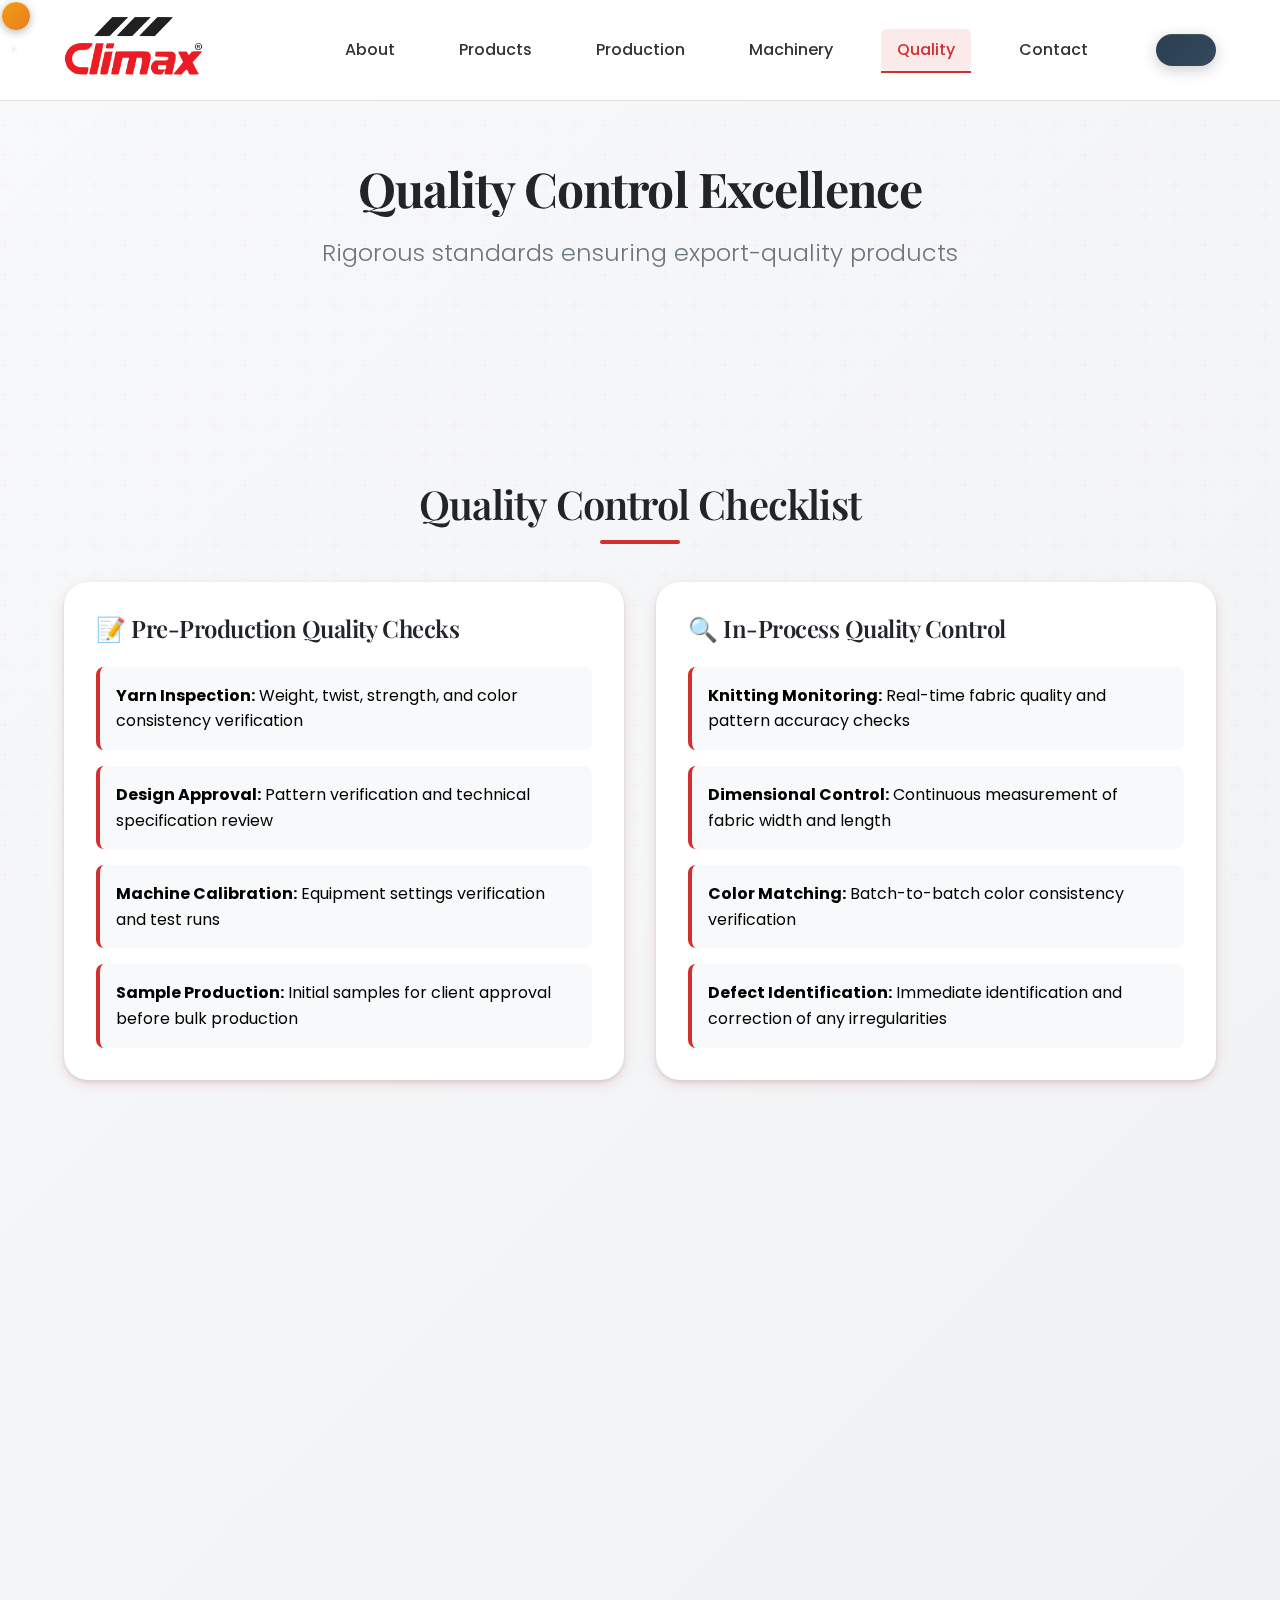
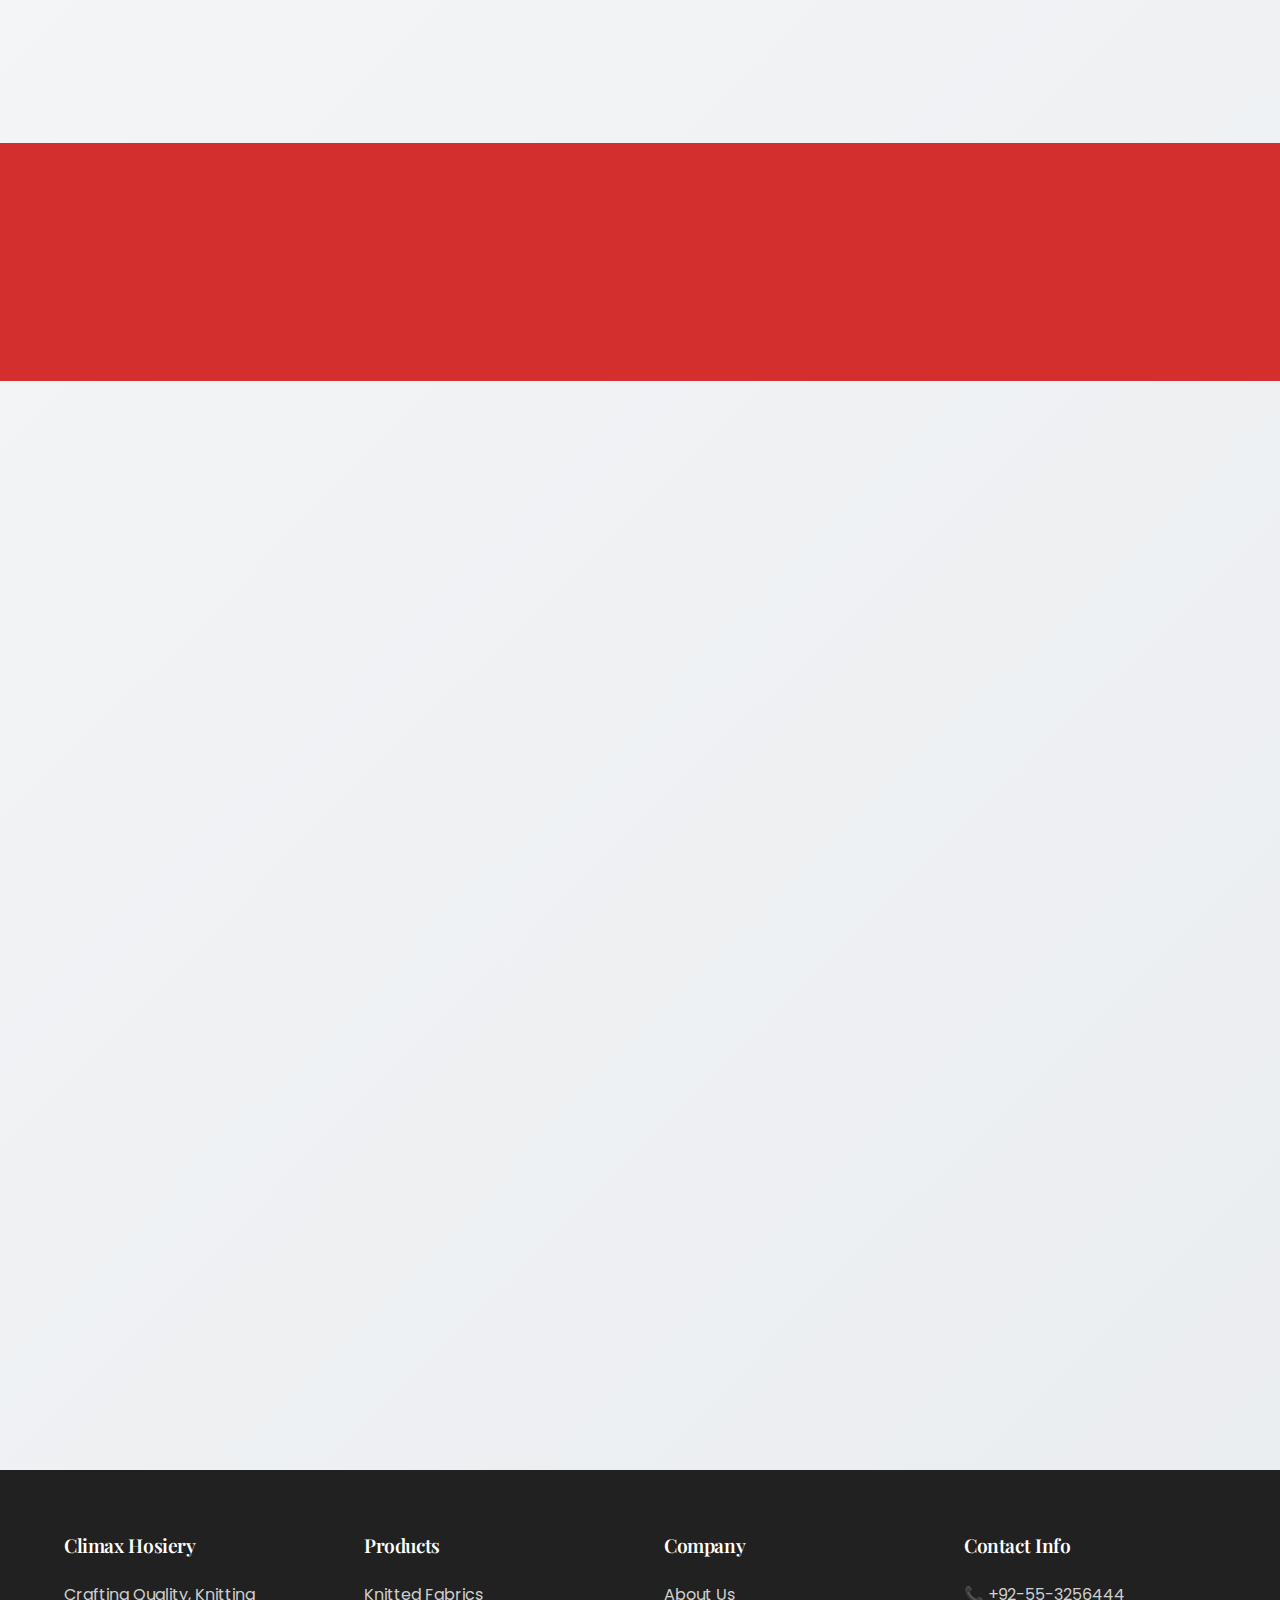
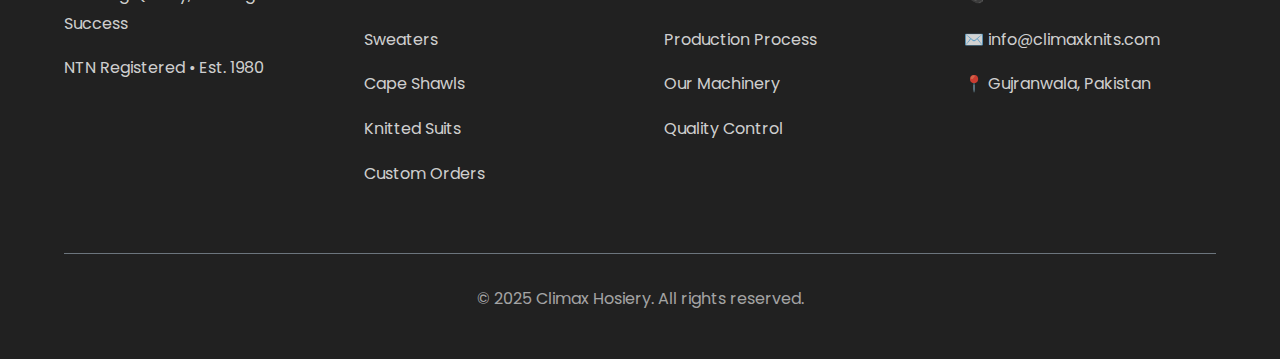
<file: quality.html>
<!DOCTYPE html>
<html lang="en">
<head>
  <meta charset="UTF-8">
  <meta name="viewport" content="width=device-width, initial-scale=1.0">
  <title>Quality Control - Climax Hosiery | Export Standard Manufacturing</title>
  <meta name="description" content="Learn about our comprehensive quality control processes ensuring export-standard products. Rigorous testing and inspection at every production stage.">
  
  <link rel="stylesheet" href="./css/style.min.css">
  <link rel="stylesheet" href="./css/dark-mode.css">
  <link rel="stylesheet" href="./css/responsive-improvements.css">
  <link rel="icon" href="./assets/images/logo.png" type="image/png">
</head>
<body>
  <header class="header" role="banner">
    <div class="container">
      <div class="header-content">
        <a href="index.html" aria-label="Climax Hosiery Home">
          <img src="./assets/images/logo.png" alt="Climax Hosiery Logo" class="logo">
        </a>
        
        <nav class="nav" role="navigation" aria-label="Main navigation">
          <a href="about.html" class="nav-link">About</a>
          <a href="products.html" class="nav-link">Products</a>
          <a href="production.html" class="nav-link">Production</a>
          <a href="machinery.html" class="nav-link">Machinery</a>
          <a href="quality.html" class="nav-link active">Quality</a>
          <a href="contact.html" class="nav-link">Contact</a>
        </nav>
        
        <button class="mobile-menu-btn" aria-label="Toggle mobile menu" aria-expanded="false">☰</button>
      </div>
    </div>
  </header>

  <main style="padding-top: 80px;">
    <!-- Page Hero -->
    <section class="section" role="banner">
      <div class="container">
        <div class="text-center fade-in">
          <h1>Quality Control Excellence</h1>
          <p class="hero-tagline">Rigorous standards ensuring export-quality products</p>
        </div>
      </div>
    </section>

    <!-- QC Checklist Cards -->
    <section class="section" role="region" aria-labelledby="qc-checklist">
      <div class="section-bg-pattern"></div>
      <div class="container">
        <h2 id="qc-checklist" class="section-title fade-in">Quality Control Checklist</h2>
        
        <div class="grid grid-2">
          <div class="card modern-card slide-in-left">
            <div class="card-diagonal-accent"></div>
            <h4>📝 Pre-Production Quality Checks</h4>
            <div class="card-separator"></div>
            <ul style="list-style: none; padding: 0; margin-top: var(--spacing-3);">
              <li style="padding: var(--spacing-2); background: var(--neutral-100); margin-bottom: var(--spacing-2); border-radius: 8px; border-left: 4px solid var(--primary-red);">
                <strong>Yarn Inspection:</strong> Weight, twist, strength, and color consistency verification
              </li>
              <li style="padding: var(--spacing-2); background: var(--neutral-100); margin-bottom: var(--spacing-2); border-radius: 8px; border-left: 4px solid var(--primary-red);">
                <strong>Design Approval:</strong> Pattern verification and technical specification review
              </li>
              <li style="padding: var(--spacing-2); background: var(--neutral-100); margin-bottom: var(--spacing-2); border-radius: 8px; border-left: 4px solid var(--primary-red);">
                <strong>Machine Calibration:</strong> Equipment settings verification and test runs
              </li>
              <li style="padding: var(--spacing-2); background: var(--neutral-100); border-radius: 8px; border-left: 4px solid var(--primary-red);">
                <strong>Sample Production:</strong> Initial samples for client approval before bulk production
              </li>
            </ul>
          </div>

          <div class="card modern-card slide-in-right">
            <div class="card-diagonal-accent"></div>
            <h4>🔍 In-Process Quality Control</h4>
            <div class="card-separator"></div>
            <ul style="list-style: none; padding: 0; margin-top: var(--spacing-3);">
              <li style="padding: var(--spacing-2); background: var(--neutral-100); margin-bottom: var(--spacing-2); border-radius: 8px; border-left: 4px solid var(--primary-red);">
                <strong>Knitting Monitoring:</strong> Real-time fabric quality and pattern accuracy checks
              </li>
              <li style="padding: var(--spacing-2); background: var(--neutral-100); margin-bottom: var(--spacing-2); border-radius: 8px; border-left: 4px solid var(--primary-red);">
                <strong>Dimensional Control:</strong> Continuous measurement of fabric width and length
              </li>
              <li style="padding: var(--spacing-2); background: var(--neutral-100); margin-bottom: var(--spacing-2); border-radius: 8px; border-left: 4px solid var(--primary-red);">
                <strong>Color Matching:</strong> Batch-to-batch color consistency verification
              </li>
              <li style="padding: var(--spacing-2); background: var(--neutral-100); border-radius: 8px; border-left: 4px solid var(--primary-red);">
                <strong>Defect Identification:</strong> Immediate identification and correction of any irregularities
              </li>
            </ul>
          </div>

          <div class="card modern-card fade-in">
            <div class="card-diagonal-accent"></div>
            <h4>✅ Final Quality Assurance</h4>
            <div class="card-separator"></div>
            <ul style="list-style: none; padding: 0; margin-top: var(--spacing-3);">
              <li style="padding: var(--spacing-2); background: var(--neutral-100); margin-bottom: var(--spacing-2); border-radius: 8px; border-left: 4px solid var(--primary-red);">
                <strong>Garment Inspection:</strong> Complete finished product quality audit
              </li>
              <li style="padding: var(--spacing-2); background: var(--neutral-100); margin-bottom: var(--spacing-2); border-radius: 8px; border-left: 4px solid var(--primary-red);">
                <strong>Measurement Verification:</strong> Size accuracy and specification compliance
              </li>
              <li style="padding: var(--spacing-2); background: var(--neutral-100); margin-bottom: var(--spacing-2); border-radius: 8px; border-left: 4px solid var(--primary-red);">
                <strong>Finishing Quality:</strong> Seams, hems, and overall construction review
              </li>
              <li style="padding: var(--spacing-2); background: var(--neutral-100); border-radius: 8px; border-left: 4px solid var(--primary-red);">
                <strong>Packaging Standards:</strong> Professional packaging and shipping preparation
              </li>
            </ul>
          </div>

          <div class="card modern-card fade-in">
            <div class="card-diagonal-accent"></div>
            <h4>🌟 Export Standards Compliance</h4>
            <div class="card-separator"></div>
            <ul style="list-style: none; padding: 0; margin-top: var(--spacing-3);">
              <li style="padding: var(--spacing-2); background: var(--neutral-100); margin-bottom: var(--spacing-2); border-radius: 8px; border-left: 4px solid var(--primary-red);">
                <strong>International Standards:</strong> Meeting US, UK, Canada, and African market requirements
              </li>
              <li style="padding: var(--spacing-2); background: var(--neutral-100); margin-bottom: var(--spacing-2); border-radius: 8px; border-left: 4px solid var(--primary-red);">
                <strong>Documentation:</strong> Complete traceability and quality certificates
              </li>
              <li style="padding: var(--spacing-2); background: var(--neutral-100); margin-bottom: var(--spacing-2); border-radius: 8px; border-left: 4px solid var(--primary-red);">
                <strong>Testing Protocols:</strong> Fabric performance and durability testing
              </li>
              <li style="padding: var(--spacing-2); background: var(--neutral-100); border-radius: 8px; border-left: 4px solid var(--primary-red);">
                <strong>Certification Ready:</strong> Compliance with international textile standards
              </li>
            </ul>
          </div>
        </div>
      </div>
    </section>

    <!-- Quality Statistics -->
    <section class="stats" role="region" aria-label="Quality Statistics">
      <div class="container">
        <div class="stats-grid">
          <div class="stat-item fade-in">
            <h3>99.8%</h3>
            <p>Quality Pass Rate</p>
          </div>
          <div class="stat-item fade-in">
            <h3>5</h3>
            <p>Quality Checkpoints</p>
          </div>
          <div class="stat-item fade-in">
            <h3>100%</h3>
            <p>Export Standard</p>
          </div>
          <div class="stat-item fade-in">
            <h3>0</h3>
            <p>Major Quality Issues</p>
          </div>
        </div>
      </div>
    </section>

    <!-- FAQ Section -->
    <section class="section" role="region" aria-labelledby="faq-title">
      <div class="diagonal-overlay"></div>
      <div class="container">
        <h2 id="faq-title" class="section-title fade-in">Quality Assurance FAQ</h2>
        
        <div class="fade-in">
          <div class="card modern-card mb-4">
            <div class="card-diagonal-accent"></div>
            <h4>What quality standards do you follow?</h4>
            <div class="card-separator"></div>
            <p class="mt-2 text-gray">We maintain internal QC at each production stage with ISO-like checklist procedures. Our quality control includes comprehensive testing protocols for fabric performance and durability, ensuring compliance with international textile standards for export markets.</p>
          </div>
          
          <div class="card modern-card mb-4">
            <div class="card-diagonal-accent"></div>
            <h4>How do you ensure consistent quality across orders?</h4>
            <div class="card-separator"></div>
            <p class="mt-2 text-gray">We implement comprehensive batch tracking systems with inline inspection at every production stage. Our process includes final steam-press and stitch integrity audits, ensuring consistent quality from the first piece to the last in every order.</p>
          </div>
          
          <div class="card modern-card mb-4">
            <div class="card-diagonal-accent"></div>
            <h4>What happens if there's a quality issue?</h4>
            <div class="card-separator"></div>
            <p class="mt-2 text-gray">We offer defect replacement or credit within 30 days of delivery. Our quality guarantee covers manufacturing defects and ensures complete customer satisfaction. We work closely with clients to resolve any issues promptly and professionally.</p>
          </div>
          
          <div class="card modern-card">
            <div class="card-diagonal-accent"></div>
            <h4>Can I visit your facility for quality inspection?</h4>
            <div class="card-separator"></div>
            <p class="mt-2 text-gray">Buyers are welcome to visit our facility by appointment. We provide guided tours of our production floor and QA laboratory, allowing you to witness our quality control processes firsthand and meet our skilled team.</p>
          </div>
        </div>
      </div>
    </section>
  </main>

  <footer class="footer" role="contentinfo">
    <div class="container">
      <div class="footer-content">
        <div class="footer-section">
          <h4>Climax Hosiery</h4>
          <p>Crafting Quality, Knitting Success</p>
          <p>NTN Registered • Est. 1980</p>
        </div>
        
        <div class="footer-section">
          <h4>Products</h4>
          <p><a href="product-fabrics.html">Knitted Fabrics</a></p>
          <p><a href="product-sweaters.html">Sweaters</a></p>
          <p><a href="product-cape-shawls.html">Cape Shawls</a></p>
          <p><a href="product-suits.html">Knitted Suits</a></p>
          <p><a href="product-custom.html">Custom Orders</a></p>
        </div>
        
        <div class="footer-section">
          <h4>Company</h4>
          <p><a href="about.html">About Us</a></p>
          <p><a href="production.html">Production Process</a></p>
          <p><a href="machinery.html">Our Machinery</a></p>
          <p><a href="quality.html">Quality Control</a></p>
        </div>
        
        <div class="footer-section">
          <h4>Contact Info</h4>
          <p>📞 +92-55-3256444</p>
          <p>✉️ info@climaxknits.com</p>
          <p>📍 Gujranwala, Pakistan</p>
        </div>
      </div>
      
      <div class="footer-bottom">
        <p>&copy; 2025 Climax Hosiery. All rights reserved.</p>
      </div>
    </div>
  </footer>

  <script src="./js/enhanced-main.js"></script>
</body>
</html>
</file>
<file: css/dark-mode.css>
/* Enhanced Dark Mode System - Redesigned with New Color Mapping */

/* CSS Custom Properties for Theme System */
:root {
  /* Light Mode Colors (Default) */
  --bg-light: #FFFFFF;
  --bg-secondary-light: #F5F5F5;
  --bg-tertiary-light: #EFEFEF;
  --text-light: #000000;
  --text-secondary-light: #333333;
  --text-muted-light: #757575;
  --border-light: #E0E0E0;
  --card-bg-light: #FFFFFF;
  --header-bg-light: rgba(255, 255, 255, 0.95);
  --footer-bg-light: #212121;
  
  /* Dark Mode Colors - New Mapping */
  --bg-dark: #1a1a1a;
  --bg-secondary-dark: #1A1A1A;
  --bg-tertiary-dark: #2a2a2a;
  --text-dark: #EAEAEA;
  --text-secondary-dark: #CCCCCC;
  --text-muted-dark: #CFCFCF;
  --border-dark: #2E2E2E;
  --card-bg-dark: #FFFFFF;
  --header-bg-dark: rgba(255, 255, 255, 0.95);
  --footer-bg-dark: #000000;
  
  /* Brand Colors - Updated for Dark Mode */
  --accent-red: #D32F2F;
  --accent-red-light: #FF5722;
  --accent-red-dark: #B71C1C;
  --accent-red-light-dark: #FF7043;
  --accent-red-hover-dark: #E53935;
  --accent-red-secondary-dark: #FF5252;
  --section-heading-dark: #B71C1C;
  
  /* Active Theme Variables (Default to Light) */
  --bg-primary: var(--bg-light);
  --bg-secondary: var(--bg-secondary-light);
  --bg-tertiary: var(--bg-tertiary-light);
  --text-primary: var(--text-light);
  --text-secondary: var(--text-secondary-light);
  --text-muted: var(--text-muted-light);
  --border-color: var(--border-light);
  --card-bg: var(--card-bg-light);
  --header-bg: var(--header-bg-light);
  --footer-bg: var(--footer-bg-light);
  
  /* Button Colors */
  --btn-primary-bg: var(--accent-red);
  --btn-primary-text: #FFFFFF;
  --btn-primary-hover: var(--accent-red-dark);
  --btn-secondary-border: var(--accent-red);
  --btn-secondary-text: var(--accent-red);
  --btn-secondary-hover-bg: var(--accent-red);
  --btn-secondary-hover-text: #FFFFFF;
  
  /* Link Colors */
  --link-color: var(--accent-red);
  --link-hover: var(--accent-red-light);
  
  /* Shadow Colors */
  --shadow-light: rgba(211, 47, 47, 0.1);
  --shadow-medium: rgba(211, 47, 47, 0.15);
  --shadow-heavy: rgba(211, 47, 47, 0.25);
  --shadow-standard-light: rgba(0, 0, 0, 0.1);
  --shadow-standard-medium: rgba(0, 0, 0, 0.15);
  --shadow-standard-heavy: rgba(0, 0, 0, 0.3);
  
  /* Transition Properties */
  --theme-transition: background-color 0.28s ease, color 0.28s ease, border-color 0.28s ease, box-shadow 0.28s ease;
}

/* Dark Mode Theme Variables - Apply New Mapping */
[data-theme="dark"] {
  --bg-primary: var(--bg-dark);
  --bg-secondary: var(--bg-secondary-dark);
  --bg-tertiary: var(--bg-tertiary-dark);
  --text-primary: var(--text-dark);
  --text-secondary: var(--text-secondary-dark);
  --text-muted: var(--text-muted-dark);
  --border-color: var(--border-dark);
  --card-bg: var(--card-bg-dark);
  --header-bg: var(--header-bg-dark);
  --footer-bg: var(--footer-bg-dark);
  
  /* Button Colors for Dark Mode */
  --btn-primary-bg: var(--accent-red);
  --btn-primary-text: var(--text-dark);
  --btn-primary-hover: var(--accent-red-hover-dark);
  --btn-secondary-border: var(--accent-red-secondary-dark);
  --btn-secondary-text: var(--accent-red-secondary-dark);
  --btn-secondary-hover-bg: var(--accent-red);
  --btn-secondary-hover-text: var(--text-dark);
  
  /* Link Colors for Dark Mode */
  --link-color: var(--accent-red-secondary-dark);
  --link-hover: var(--accent-red-light-dark);
  
  /* Enhanced Shadows for Dark Mode */
  --shadow-light: rgba(211, 47, 47, 0.35);
  --shadow-medium: rgba(211, 47, 47, 0.45);
  --shadow-heavy: rgba(211, 47, 47, 0.55);
  --shadow-standard-light: rgba(0, 0, 0, 0.6);
  --shadow-standard-medium: rgba(0, 0, 0, 0.7);
  --shadow-standard-heavy: rgba(0, 0, 0, 0.8);
}

/* Reduced Motion Support */
@media (prefers-reduced-motion: reduce) {
  :root {
    --theme-transition: none;
  }
}

/* Apply Theme Variables to Elements */
body {
  background-color: var(--bg-primary);
  color: var(--text-primary);
  transition: var(--theme-transition);
}

.header {
  background: var(--header-bg);
  border-bottom-color: var(--border-color);
  /* Remove transition to keep header consistent */
}

/* Ensure header stays consistent in dark mode */
[data-theme="dark"] .header {
  background: rgba(255, 255, 255, 0.95);
  backdrop-filter: blur(20px);
}

[data-theme="dark"] .header.scrolled {
  background: #FFFFFF;
  box-shadow: 0 4px 12px rgba(211, 47, 47, 0.15), 0 2px 4px rgba(0, 0, 0, 0.1);
}

.card {
  background: var(--card-bg);
  color: var(--text-light);
  border-color: var(--border-color);
  transition: var(--theme-transition);
  box-shadow: 0 4px 12px var(--shadow-medium), 0 2px 4px var(--shadow-standard-light);
}

.card:hover {
  box-shadow: 0 20px 40px var(--shadow-standard-medium), 0 8px 16px var(--shadow-standard-light);
}

/* Keep cards white in dark mode */
[data-theme="dark"] .card {
  background: #FFFFFF;
  color: #000000;
  box-shadow: 0 4px 12px rgba(0, 0, 0, 0.3), 0 2px 4px rgba(0, 0, 0, 0.2);
}

[data-theme="dark"] .card:hover {
  box-shadow: 0 20px 40px rgba(0, 0, 0, 0.4), 0 8px 16px rgba(0, 0, 0, 0.3);
}

.bg-gray {
  background-color: var(--bg-secondary) !important;
  transition: var(--theme-transition);
}

.footer {
  background: var(--footer-bg);
  transition: var(--theme-transition);
}

.text-gray {
  color: var(--text-muted) !important;
  transition: var(--theme-transition);
}

/* Section Headings in Dark Mode */
[data-theme="dark"] .section-title,
[data-theme="dark"] h1,
[data-theme="dark"] h2 {
  color: var(--section-heading-dark) !important;
}

/* Specific section headings */
[data-theme="dark"] #heritage-title,
[data-theme="dark"] #timeline-title,
[data-theme="dark"] #leadership-title,
[data-theme="dark"] #values-title,
[data-theme="dark"] #collage-title,
[data-theme="dark"] #process-title,
[data-theme="dark"] #qc-title,
[data-theme="dark"] #capabilities-title,
[data-theme="dark"] #specs-title,
[data-theme="dark"] #featured-title,
[data-theme="dark"] #why-choose-title,
[data-theme="dark"] #cta-title {
  color: var(--section-heading-dark) !important;
}

/* Enhanced Button Styling for Dark Mode */
.btn {
  border-radius: 0.75rem;
  transition: var(--theme-transition);
  position: relative;
  overflow: hidden;
}

.btn-primary {
  background: var(--btn-primary-bg);
  color: var(--btn-primary-text);
  box-shadow: 0 4px 12px var(--shadow-medium), 0 2px 4px var(--shadow-standard-light);
  border: none;
}

.btn-primary:hover {
  background: var(--btn-primary-hover);
  transform: translateY(-2px);
  box-shadow: 0 8px 24px var(--shadow-heavy), 0 4px 8px var(--shadow-standard-medium);
}

/* Dark Mode Button Enhancement - Matching Reference Style */
[data-theme="dark"] .btn-primary {
  background: var(--accent-red);
  color: var(--text-dark);
  border-radius: 0.75rem;
  box-shadow: 
    0 4px 12px rgba(211, 47, 47, 0.4),
    0 2px 4px rgba(0, 0, 0, 0.7),
    inset 0 1px 0 rgba(255, 255, 255, 0.1);
  position: relative;
}

[data-theme="dark"] .btn-primary::before {
  content: '';
  position: absolute;
  top: 0;
  left: 0;
  right: 0;
  bottom: 0;
  background: linear-gradient(135deg, rgba(255, 255, 255, 0.1) 0%, transparent 50%);
  border-radius: 0.75rem;
  pointer-events: none;
}

[data-theme="dark"] .btn-primary:hover {
  background: var(--accent-red-hover-dark);
  transform: translateY(-2px);
  box-shadow: 
    0 8px 24px rgba(229, 57, 53, 0.5),
    0 4px 8px rgba(0, 0, 0, 0.8),
    inset 0 1px 0 rgba(255, 255, 255, 0.15);
}

.btn-outline {
  background: transparent;
  color: var(--btn-secondary-text);
  border: 2px solid var(--btn-secondary-border);
  border-radius: 0.75rem;
}

.btn-outline:hover {
  background: var(--btn-secondary-hover-bg);
  color: var(--btn-secondary-hover-text);
  transform: translateY(-2px);
  box-shadow: 0 4px 12px var(--shadow-medium), 0 2px 4px var(--shadow-standard-light);
}

/* Form Elements */
.form-input,
.form-select,
.form-textarea {
  background-color: #FFFFFF;
  color: #000000;
  border-color: var(--border-color);
  transition: var(--theme-transition);
}

.form-input:focus,
.form-select:focus,
.form-textarea:focus {
  border-color: var(--link-color);
  box-shadow: 0 0 0 3px rgba(211, 47, 47, 0.1);
}

/* Navigation Links */
.nav-link {
  color: var(--text-secondary);
  transition: var(--theme-transition);
}

.nav-link:hover,
.nav-link.active {
  color: var(--link-color);
  background: rgba(211, 47, 47, 0.1);
}

/* Keep nav links dark in dark mode header */
[data-theme="dark"] .nav-link {
  color: #333333;
}

[data-theme="dark"] .nav-link:hover,
[data-theme="dark"] .nav-link.active {
  color: var(--accent-red);
  background: rgba(211, 47, 47, 0.1);
}

/* Links */
a {
  color: var(--link-color);
  transition: var(--theme-transition);
}

a:hover {
  color: var(--link-hover);
}

/* Timeline Elements */
.timeline::before {
  background: var(--accent-red);
}

.timeline-content {
  background: #FFFFFF;
  color: #000000;
  border-color: var(--border-color);
  transition: var(--theme-transition);
  box-shadow: 0 4px 12px var(--shadow-medium), 0 2px 4px var(--shadow-standard-light);
}

.timeline-item:hover .timeline-content {
  box-shadow: 0 12px 24px var(--shadow-standard-medium), 0 4px 8px var(--shadow-standard-light);
}

/* Process Steps */
.process-step {
  background: #FFFFFF;
  color: #000000;
  transition: var(--theme-transition);
  box-shadow: 0 4px 12px var(--shadow-medium), 0 2px 4px var(--shadow-standard-light);
}

.process-step:hover {
  box-shadow: 0 8px 24px var(--shadow-heavy), 0 4px 8px var(--shadow-standard-medium);
}

/* Tables */
table {
  background: #FFFFFF;
  color: #000000;
}

thead tr {
  background: var(--bg-secondary) !important;
}

td, th {
  border-color: var(--border-color);
  color: #000000;
}

/* Dark Mode Toggle Button - Redesigned */
.dark-mode-toggle {
  position: relative;
  z-index: 1001;
  background: linear-gradient(135deg, #2c3e50 0%, #34495e 100%);
  color: #ecf0f1;
  border: none;
  border-radius: 25px;
  width: 60px;
  height: 32px;
  cursor: pointer;
  font-size: 0.9rem;
  box-shadow: 
    0 4px 15px rgba(0, 0, 0, 0.2),
    inset 0 1px 0 rgba(255, 255, 255, 0.1);
  transition: all 0.3s cubic-bezier(0.4, 0, 0.2, 1);
  display: flex;
  align-items: center;
  justify-content: center;
  overflow: hidden;
}


/* Desktop positioning - fixed in navbar */
@media (min-width: 769px) {
  .dark-mode-toggle {
    position: static;
    margin-left: 20px;
    z-index: 1001;
    box-shadow: 
      0 4px 15px rgba(0, 0, 0, 0.2),
      inset 0 1px 0 rgba(255, 255, 255, 0.1);
  }
}

/* Mobile positioning - fixed in top right corner */
@media (max-width: 768px) {
  .dark-mode-toggle {
    position: fixed;
    top: 20px;
    right: 80px;
    width: 50px;
    height: 26px;
    z-index: 1004;
    /* Ensure it's above mobile menu and header */
    box-shadow: 
      0 4px 12px rgba(0, 0, 0, 0.4),
      0 2px 6px rgba(0, 0, 0, 0.2),
      inset 0 1px 0 rgba(255, 255, 255, 0.1);
    /* Ensure minimum touch target */
    min-width: 44px;
    min-height: 44px;
    padding: 9px;
  }
}

.dark-mode-toggle::before {
  content: '';
  position: absolute;
  top: 2px;
  left: 2px;
  width: 28px;
  height: 28px;
  background: linear-gradient(135deg, #f39c12 0%, #e67e22 100%);
  border-radius: 50%;
  transition: all 0.3s cubic-bezier(0.4, 0, 0.2, 1);
  box-shadow: 
    0 2px 8px rgba(0, 0, 0, 0.3),
    inset 0 1px 0 rgba(255, 255, 255, 0.2);
}

@media (max-width: 768px) {
  .dark-mode-toggle::before {
    width: 22px;
    height: 22px;
  }
}

[data-theme="dark"] .dark-mode-toggle {
  background: linear-gradient(135deg, #1a1a2e 0%, #16213e 100%);
}

[data-theme="dark"] .dark-mode-toggle::before {
  transform: translateX(28px);
  background: linear-gradient(135deg, #74b9ff 0%, #0984e3 100%);
  box-shadow: 
    0 2px 8px rgba(0, 0, 0, 0.4),
    inset 0 1px 0 rgba(255, 255, 255, 0.3);
}

@media (max-width: 768px) {
  [data-theme="dark"] .dark-mode-toggle::before {
    transform: translateX(24px);
  }
}

/* Enhanced hover state */
.dark-mode-toggle:hover {
  transform: scale(1.05);
  box-shadow: 
    0 6px 20px rgba(0, 0, 0, 0.3),
    inset 0 1px 0 rgba(255, 255, 255, 0.15);
}

/* Active state for better feedback */
.dark-mode-toggle:active {
  transform: scale(0.95);
  transition: all 0.1s ease;
}

/* Focus state for accessibility */
.dark-mode-toggle:focus {
  outline: 3px solid rgba(116, 185, 255, 0.5);
  outline-offset: 2px;
}

/* Toggle Animation */
.dark-mode-toggle .toggle-icon {
  position: absolute;
  transition: all 0.3s ease;
  font-size: 0.8rem;
}

.dark-mode-toggle .sun-icon {
  left: 8px;
  opacity: 1;
}

.dark-mode-toggle .moon-icon {
  right: 8px;
  opacity: 0.3;
}

[data-theme="dark"] .dark-mode-toggle .sun-icon {
  opacity: 0.3;
}

[data-theme="dark"] .dark-mode-toggle .moon-icon {
  opacity: 1;
}

.dark-mode-toggle.switching .toggle-icon {
  transform: rotate(180deg);
  opacity: 0.7;
}

/* Logo Adjustments for Dark Mode */
[data-theme="dark"] .logo {
  filter: none;
  transition: var(--theme-transition);
}

/* Image Adjustments for Dark Mode */
[data-theme="dark"] img:not(.logo) {
  filter: brightness(0.95) contrast(1.05);
  box-shadow: 0 2px 8px var(--shadow-standard-medium);
  transition: var(--theme-transition);
}

/* Gallery Items */
[data-theme="dark"] .gallery-item img {
  box-shadow: 0 4px 12px var(--shadow-standard-heavy);
}

[data-theme="dark"] .gallery-item:hover img {
  box-shadow: 0 8px 24px var(--shadow-standard-heavy);
}

/* Stats Section */
.stats {
  background: var(--accent-red);
  color: white;
}

/* Badges */
.badge {
  border-radius: 0.5rem;
  padding: 0.25rem 0.75rem;
  font-size: 0.875rem;
  font-weight: 500;
}

.bg-red {
  background-color: var(--accent-red) !important;
  color: white;
}

[data-theme="dark"] .bg-red {
  background-color: var(--accent-red) !important;
  color: var(--text-dark);
}

.bg-gray {
  background-color: var(--bg-secondary) !important;
  color: #000000;
}

/* Filter Buttons */
.filter-btn {
  background: #FFFFFF;
  border: 2px solid var(--border-color);
  color: #757575;
  border-radius: 30px;
  transition: var(--theme-transition);
}

.filter-btn.active,
.filter-btn:hover {
  background: var(--accent-red);
  border-color: var(--accent-red);
  color: white;
}

/* High Contrast Mode Support */
@media (prefers-contrast: high) {
  [data-theme="dark"] {
    --text-primary: #FFFFFF;
    --text-secondary: #F0F0F0;
    --bg-primary: #000000;
    --card-bg: #FFFFFF;
  }
}

/* Print Styles - Force Light Mode */
@media print {
  * {
    background: white !important;
    color: black !important;
    box-shadow: none !important;
  }
  
  .dark-mode-toggle {
    display: none !important;
  }
}

/* WCAG AA Contrast Compliance */
[data-theme="dark"] {
  /* Ensure all text meets WCAG AA standards */
  --text-primary: #EAEAEA; /* 4.5:1 contrast ratio on dark backgrounds */
  --text-secondary: #CCCCCC; /* 4.5:1 contrast ratio */
  --text-muted: #CFCFCF; /* 4.5:1 contrast ratio */
}

/* Enhanced Shadow System for Dark Mode */
/* Marquee in Dark Mode */
[data-theme="dark"] .markets-marquee {
  background: #000000;
  color: var(--text-dark);
}

/* Hero Section Adjustments */
[data-theme="dark"] .hero {
  background: linear-gradient(135deg, var(--bg-secondary) 0%, var(--bg-primary) 100%);
}

/* Contact Form Styling */
[data-theme="dark"] .contact-form {
  background: #FFFFFF;
  box-shadow: 0 8px 24px var(--shadow-heavy), 0 4px 8px var(--shadow-standard-medium);
}

/* Navigation Bar Dark Mode Styling */
[data-theme="dark"] .header {
  background: #000000;
  backdrop-filter: none;
}

[data-theme="dark"] .header.scrolled {
  background: #000000;
  box-shadow: 0 4px 12px rgba(0, 0, 0, 0.3), 0 2px 4px rgba(0, 0, 0, 0.1);
}

/* Navigation links in dark mode */
[data-theme="dark"] .nav-link {
  color: #FFFFFF;
}

[data-theme="dark"] .nav-link:hover,
[data-theme="dark"] .nav-link.active {
  color: var(--accent-red);
  background: rgba(211, 47, 47, 0.1);
}

/* Mobile menu button in dark mode */
[data-theme="dark"] .mobile-menu-btn {
  color: #FFFFFF;
}

/* Logo adjustments for dark mode */
[data-theme="dark"] .logo {
  filter: brightness(1.1);
}

/* Mobile navigation in dark mode */
@media (max-width: 768px) {
  [data-theme="dark"] .nav {
    background: #000000;
    border-top: 1px solid #333333;
  }
}
</file>
<file: css/responsive-improvements.css>
/* Responsive Design Improvements */

/* Base responsive scaling */
:root {
  --base-font-size: 16px;
  --scale-factor: 1;
  --container-padding: 1rem;
}

/* Viewport-based scaling */
@media screen and (max-width: 480px) {
  :root {
    --scale-factor: 0.85;
    --base-font-size: 14px;
    --container-padding: 0.75rem;
  }
}

@media screen and (min-width: 481px) and (max-width: 768px) {
  :root {
    --scale-factor: 0.9;
    --base-font-size: 15px;
    --container-padding: 0.875rem;
  }
}

@media screen and (min-width: 769px) and (max-width: 1024px) {
  :root {
    --scale-factor: 0.95;
    --base-font-size: 15px;
    --container-padding: 1rem;
  }
}

@media screen and (min-width: 1025px) {
  :root {
    --scale-factor: 1;
    --base-font-size: 16px;
    --container-padding: 1.5rem;
  }
}

/* Apply scaling to all elements */
html {
  font-size: var(--base-font-size);
}

.container {
  padding-left: var(--container-padding);
  padding-right: var(--container-padding);
}

/* Maintain proportions for key elements */
.hero-title {
  font-size: calc(3rem * var(--scale-factor));
  line-height: calc(1.2 * var(--scale-factor));
}

.hero-tagline {
  font-size: calc(1.5rem * var(--scale-factor));
}

.section-title {
  font-size: calc(2.5rem * var(--scale-factor));
}

.card {
  padding: calc(var(--spacing-4) * var(--scale-factor));
  border-radius: calc(var(--border-radius-lg) * var(--scale-factor));
}

.btn {
  padding: calc(var(--spacing-2) * var(--scale-factor)) calc(var(--spacing-4) * var(--scale-factor));
  font-size: calc(1rem * var(--scale-factor));
}

.btn-large {
  padding: calc(var(--spacing-3) * var(--scale-factor)) calc(var(--spacing-6) * var(--scale-factor));
  font-size: calc(1.125rem * var(--scale-factor));
}

/* Logo scaling */
.logo {
  height: calc(60px * var(--scale-factor));
  min-height: 40px;
  max-height: 80px;
}

/* Grid responsive behavior */
.grid-2 {
  grid-template-columns: repeat(2, 1fr);
  gap: calc(var(--spacing-4) * var(--scale-factor));
}

.grid-3 {
  grid-template-columns: repeat(3, 1fr);
  gap: calc(var(--spacing-4) * var(--scale-factor));
}

.grid-4 {
  grid-template-columns: repeat(4, 1fr);
  gap: calc(var(--spacing-4) * var(--scale-factor));
}

/* Force mobile layout on very small screens */
@media screen and (max-width: 640px) {
  .grid-2,
  .grid-3,
  .grid-4 {
    grid-template-columns: 1fr;
    gap: calc(var(--spacing-3) * var(--scale-factor));
  }
  
  .hero-cta {
    flex-direction: column;
    align-items: center;
    gap: calc(var(--spacing-2) * var(--scale-factor));
  }
  
  .form-row {
    grid-template-columns: 1fr;
  }
}

/* Maintain aspect ratios for images */
.card-image,
.gallery-item img {
  width: 100%;
  height: auto;
  aspect-ratio: 4/3;
  object-fit: cover;
}

/* Responsive typography scaling */
h1 { font-size: calc(3rem * var(--scale-factor)); }
h2 { font-size: calc(2.5rem * var(--scale-factor)); }
h3 { font-size: calc(2rem * var(--scale-factor)); }
h4 { font-size: calc(1.5rem * var(--scale-factor)); }
h5 { font-size: calc(1.25rem * var(--scale-factor)); }
h6 { font-size: calc(1rem * var(--scale-factor)); }

p, li, td, th {
  font-size: calc(1rem * var(--scale-factor));
  line-height: calc(1.6 * var(--scale-factor));
}

/* Spacing adjustments */
.section {
  padding: calc(var(--spacing-10) * var(--scale-factor)) 0;
}

.mt-2 { margin-top: calc(var(--spacing-2) * var(--scale-factor)); }
.mt-4 { margin-top: calc(var(--spacing-4) * var(--scale-factor)); }
.mt-6 { margin-top: calc(var(--spacing-6) * var(--scale-factor)); }
.mb-2 { margin-bottom: calc(var(--spacing-2) * var(--scale-factor)); }
.mb-4 { margin-bottom: calc(var(--spacing-4) * var(--scale-factor)); }
.mb-6 { margin-bottom: calc(var(--spacing-6) * var(--scale-factor)); }

/* Ensure minimum touch targets on mobile */
@media screen and (max-width: 768px) {
  .btn,
  .nav-link,
  .mobile-menu-btn,
  .dark-mode-toggle {
    min-height: 44px;
    min-width: 44px;
  }
  
  .nav-link {
    padding: calc(var(--spacing-2) * var(--scale-factor)) calc(var(--spacing-3) * var(--scale-factor));
  }
}

/* Prevent horizontal overflow */
* {
  max-width: 100%;
  box-sizing: border-box;
}

img, video, iframe {
  max-width: 100%;
  height: auto;
}

/* Smooth transitions for responsive changes */
* {
  transition: font-size 0.3s ease, padding 0.3s ease, margin 0.3s ease;
}
</file>
<file: css/style.min.css>
/* Climax Hosiery - Minified Production Styles */
@import url('https://fonts.googleapis.com/css2?family=Playfair+Display:wght@600;700&family=Poppins:wght@300;400;500;600&display=swap');:root{--primary-red:#D32F2F;--primary-red-light:#FF5722;--primary-red-dark:#B71C1C;--accent-orange:#FF6B35;--accent-blue:#2E86AB;--black:#000;--white:#FFF;--neutral-100:#F8F9FA;--neutral-200:#E9ECEF;--neutral-300:#DEE2E6;--neutral-600:#6C757D;--neutral-800:#343A40;--neutral-900:#212529;--font-heading:'Playfair Display',Georgia,serif;--font-body:'Poppins',-apple-system,BlinkMacSystemFont,'Segoe UI',system-ui,sans-serif;--spacing-1:.5rem;--spacing-2:1rem;--spacing-3:1.5rem;--spacing-4:2rem;--spacing-5:2.5rem;--spacing-6:3rem;--spacing-8:4rem;--spacing-10:5rem;--spacing-12:6rem;--max-width:1200px;--border-radius:16px;--border-radius-lg:24px;--shadow-sm:0 2px 8px rgba(0,0,0,.08);--shadow-md:0 4px 16px rgba(0,0,0,.12);--shadow-lg:0 8px 32px rgba(0,0,0,.16);--shadow-xl:0 16px 48px rgba(0,0,0,.2);--transition:all .3s cubic-bezier(.4,0,.2,1);--transition-fast:all .15s cubic-bezier(.4,0,.2,1);--diagonal-angle:15deg}*{margin:0;padding:0;box-sizing:border-box}html{scroll-behavior:smooth}body{font-family:var(--font-body);font-size:16px;line-height:1.6;color:var(--neutral-800);background:linear-gradient(135deg,#f8f9fa 0%,#e9ecef 100%);-webkit-font-smoothing:antialiased;-moz-osx-font-smoothing:grayscale;position:relative}body::before{content:'';position:fixed;top:0;left:0;right:0;bottom:0;background:url("data:image/svg+xml,%3Csvg width='60' height='60' viewBox='0 0 60 60' xmlns='http://www.w3.org/2000/svg'%3E%3Cg fill='none' fill-rule='evenodd'%3E%3Cg fill='%23D32F2F' fill-opacity='0.03'%3E%3Cpath d='M36 34v-4h-2v4h-4v2h4v4h2v-4h4v-2h-4zm0-30V0h-2v4h-4v2h4v4h2V6h4V4h-4zM6 34v-4H4v4H0v2h4v4h2v-4h4v-2H6zM6 4V0H4v4H0v2h4v4h2V6h4V4H6z'/%3E%3C/g%3E%3C/g%3E%3C/svg%3E");z-index:-1;opacity:.5}h1,h2,h3,h4,h5,h6{font-family:var(--font-heading);font-weight:600;line-height:1.2;color:var(--neutral-900);margin-bottom:var(--spacing-2);letter-spacing:-0.02em}h1{font-size:3rem;font-weight:700}h2{font-size:2.5rem}h3{font-size:2rem}h4{font-size:1.5rem}h5{font-size:1.25rem}h6{font-size:1rem}p{margin-bottom:var(--spacing-2);line-height:1.6}.container{max-width:var(--max-width);margin:0 auto;padding:0 var(--spacing-3)}.grid{display:grid;gap:var(--spacing-4)}.grid-2{grid-template-columns:repeat(2,1fr)}.grid-3{grid-template-columns:repeat(3,1fr)}.grid-4{grid-template-columns:repeat(4,1fr)}.flex{display:flex;align-items:center;gap:var(--spacing-2)}.flex-col{flex-direction:column}.justify-center{justify-content:center}.justify-between{justify-content:space-between}.items-center{align-items:center}.text-center{text-align:center}.header{background:rgba(255,255,255,.95);backdrop-filter:blur(20px);border-bottom:1px solid var(--neutral-200);position:fixed;top:0;left:0;right:0;z-index:1000;transition:var(--transition)}.header.scrolled{background:var(--white);box-shadow:var(--shadow-md)}.header-content{display:flex;align-items:center;justify-content:space-between;padding:var(--spacing-2) 0}

/* Header content adjustments for dark mode toggle */
@media (max-width: 768px) {
  .header-content {
    position: relative;
  }
}

/* Desktop header with dark mode toggle */
@media (min-width: 769px) {
  .header-content {
    justify-content: space-between;
    align-items: center;
  }
  
  .header-nav-section {
    display: flex;
    align-items: center;
    gap: var(--spacing-4);
  }
}

.logo{height:60px;width:auto;transition:var(--transition)}.nav{display:flex;gap:var(--spacing-4)}

/* Mobile navigation adjustments */
@media (max-width: 768px) {
  .nav {
    align-items: center;
  }
  
  .nav.open {
    padding-top: var(--spacing-2);
  }
}

.nav-link{color:var(--neutral-800);text-decoration:none;font-weight:500;padding:var(--spacing-1) var(--spacing-2);border-radius:6px;transition:var(--transition);position:relative}.nav-link:hover,.nav-link.active{color:var(--primary-red);background:rgba(211,47,47,.1)}.nav-link::after{content:'';position:absolute;bottom:-2px;left:50%;width:0;height:2px;background:var(--primary-red);transform:translateX(-50%);transition:var(--transition)}.nav-link:hover::after,.nav-link.active::after{width:100%}.mobile-menu-btn{display:none;background:none;border:none;font-size:1.5rem;color:var(--neutral-800);cursor:pointer}.btn{display:inline-flex;align-items:center;justify-content:center;padding:var(--spacing-2) var(--spacing-4);border:2px solid transparent;border-radius:var(--border-radius);font-family:var(--font-body);font-weight:600;font-size:1rem;text-decoration:none;cursor:pointer;transition:var(--transition);position:relative;overflow:hidden}.btn-primary{background:var(--primary-red);color:var(--white);box-shadow:var(--shadow-md)}.btn-primary:hover{background:var(--primary-red-dark);transform:translateY(-2px);box-shadow:var(--shadow-lg)}.btn-outline{background:transparent;color:var(--primary-red);border-color:var(--primary-red)}.btn-outline:hover{background:var(--primary-red);color:var(--white);transform:translateY(-2px)}.btn-large{padding:var(--spacing-3) var(--spacing-6);font-size:1.125rem}.card{background:var(--white);border-radius:var(--border-radius-lg);padding:var(--spacing-4);box-shadow:var(--shadow-md);transition:var(--transition);position:relative;overflow:hidden;transform-style:preserve-3d;cursor:pointer}.card:hover{transform:translateY(-12px) scale(1.03);box-shadow:0 20px 40px rgba(0,0,0,.3),0 8px 16px rgba(0,0,0,.2);z-index:10}.card::before{content:'';position:absolute;top:0;left:0;right:0;bottom:0;background:linear-gradient(135deg,rgba(0,0,0,.1) 0%,rgba(0,0,0,.05) 100%);opacity:0;transition:var(--transition);z-index:1}.card:hover::before{opacity:1}.card::after{content:'';position:absolute;top:-50%;left:-50%;width:200%;height:200%;background:radial-gradient(circle,rgba(0,0,0,.1) 0%,transparent 70%);opacity:0;transition:var(--transition);transform:scale(0);z-index:1}.card:hover::after{opacity:1;transform:scale(1)}.card-content{position:relative;z-index:2;transition:var(--transition)}.card:hover .card-content{transform:translateY(-2px)}.card-image{width:100%;height:200px;object-fit:cover;border-radius:var(--border-radius);margin-bottom:var(--spacing-3);transition:var(--transition);position:relative;z-index:2}.card:hover .card-image{transform:scale(1.05);filter:brightness(1.1) contrast(1.1)}.card-title{font-size:1.25rem;font-weight:600;color:var(--neutral-900);margin-bottom:var(--spacing-1)}.card-text{color:var(--neutral-600);font-size:.9rem;transition:var(--transition);position:relative;z-index:2}.card:hover .card-text{color:var(--neutral-800);transform:translateY(-1px)}.hero{min-height:100vh;display:flex;align-items:center;position:relative;background:linear-gradient(135deg,var(--neutral-100) 0%,var(--white) 100%);padding-top:80px;overflow:hidden}.hero::before{content:'';position:absolute;top:0;left:0;right:0;bottom:0;background:url("data:image/svg+xml,%3Csvg width='100' height='100' viewBox='0 0 100 100' xmlns='http://www.w3.org/2000/svg'%3E%3Cpath d='M11 18c3.866 0 7-3.134 7-7s-3.134-7-7-7-7 3.134-7 7 3.134 7 7 7zm48 25c3.866 0 7-3.134 7-7s-3.134-7-7-7-7 3.134-7 7 3.134 7 7 7zm-43-7c1.657 0 3-1.343 3-3s-1.343-3-3-3-3 1.343-3 3 1.343 3 3 3zm63 31c1.657 0 3-1.343 3-3s-1.343-3-3-3-3 1.343-3 3 1.343 3 3 3z' fill='%23D32F2F' fill-opacity='0.1'/%3E%3C/svg%3E") repeat;opacity:.3}.hero-content{position:relative;z-index:2;text-align:center;max-width:800px;margin:0 auto}.hero-title{font-size:4rem;font-weight:700;margin-bottom:var(--spacing-3);background:linear-gradient(135deg,var(--neutral-900),var(--primary-red));-webkit-background-clip:text;-webkit-text-fill-color:transparent;background-clip:text}.hero-tagline{font-size:1.5rem;color:var(--neutral-600);margin-bottom:var(--spacing-6);font-weight:300}.hero-cta{display:flex;gap:var(--spacing-3);justify-content:center;flex-wrap:wrap}.yarn-animation{position:absolute;top:20%;right:10%;width:300px;height:300px;opacity:.6;z-index:1}

/* Yarn Animation Keyframes */
@keyframes yarnFloat {
  0%, 100% {
    transform: translateY(0px) rotate(0deg);
    opacity: 0.6;
  }
  25% {
    transform: translateY(-10px) rotate(90deg);
    opacity: 0.8;
  }
  50% {
    transform: translateY(-5px) rotate(180deg);
    opacity: 0.7;
  }
  75% {
    transform: translateY(-15px) rotate(270deg);
    opacity: 0.9;
  }
}

.yarn-animation svg {
  animation: yarnFloat 8s ease-in-out infinite;
}

/* Ensure yarn animation is visible and working */
.yarn-animation {
  position: absolute;
  top: 20%;
  right: 10%;
  width: 300px;
  height: 300px;
  opacity: 0.6;
  z-index: 1;
  pointer-events: none;
}

@media (max-width: 768px) {
  .yarn-animation {
    display: none;
  }
}

.section{padding:var(--spacing-10) 0}.section-title{text-align:center;margin-bottom:var(--spacing-8);position:relative}.section-title::after{content:'';position:absolute;bottom:calc(-1 * var(--spacing-2));left:50%;transform:translateX(-50%);width:80px;height:4px;background:var(--primary-red);border-radius:2px}.stats{background:var(--primary-red);color:var(--white);padding:var(--spacing-8) 0}.stats-grid{display:grid;grid-template-columns:repeat(auto-fit,minmax(200px,1fr));gap:var(--spacing-4);text-align:center}.stat-item h3{font-size:3rem;font-weight:700;color:var(--white);margin-bottom:var(--spacing-1)}.stat-item p{font-size:1.1rem;opacity:.9}.featured-products{background:var(--neutral-100)}.product-grid{display:grid;grid-template-columns:repeat(auto-fit,minmax(280px,1fr));gap:var(--spacing-4);margin-top:var(--spacing-6)}.markets-marquee{background:var(--neutral-900);color:var(--white);padding:var(--spacing-4) 0;overflow:hidden}.marquee-content{display:flex;animation:marquee 30s linear infinite;gap:var(--spacing-8)}.marquee-item{white-space:nowrap;font-size:1.2rem;font-weight:500}@keyframes marquee{from{transform:translateX(100%)}to{transform:translateX(-100%)}}.footer{background:var(--neutral-900);color:var(--white);padding:var(--spacing-8) 0 var(--spacing-4)}.footer-content{display:grid;grid-template-columns:repeat(auto-fit,minmax(250px,1fr));gap:var(--spacing-6);margin-bottom:var(--spacing-6)}.footer-section h4{color:var(--white);margin-bottom:var(--spacing-3);font-size:1.2rem}.footer-section p,.footer-section a{color:rgba(255,255,255,.8);text-decoration:none;line-height:1.8}.footer-section a:hover{color:var(--primary-red-light)}.footer-bottom{border-top:1px solid var(--neutral-600);padding-top:var(--spacing-4);text-align:center;color:rgba(255,255,255,.6)}.form-group{margin-bottom:var(--spacing-3)}.form-label{display:block;margin-bottom:var(--spacing-1);font-weight:500;color:var(--neutral-800)}.form-input,.form-select,.form-textarea{width:100%;padding:var(--spacing-2);border:2px solid var(--neutral-300);border-radius:var(--border-radius);font-family:var(--font-body);font-size:1rem;transition:var(--transition)}.form-input:focus,.form-select:focus,.form-textarea:focus{outline:none;border-color:var(--primary-red);box-shadow:0 0 0 3px rgba(211,47,47,.1)}.form-textarea{resize:vertical;min-height:120px}.timeline{position:relative;padding-left:var(--spacing-6)}.timeline::before{content:'';position:absolute;left:20px;top:0;bottom:0;width:2px;background:var(--primary-red)}.timeline-item{position:relative;padding-bottom:var(--spacing-6);cursor:pointer;transition:var(--transition)}.timeline-item::before{content:'';position:absolute;left:-26px;top:8px;width:12px;height:12px;border-radius:50%;background:var(--primary-red);border:3px solid var(--white);box-shadow:var(--shadow-md);transition:var(--transition)}.timeline-item:hover::before{background:var(--black);transform:scale(1.2);box-shadow:0 4px 12px rgba(0,0,0,.3)}.timeline-content{background:var(--white);padding:var(--spacing-4);border-radius:var(--border-radius-lg);box-shadow:var(--shadow-md);margin-left:var(--spacing-3);transition:var(--transition);position:relative;overflow:hidden}.timeline-content::before{content:'';position:absolute;top:0;left:0;right:0;bottom:0;background:linear-gradient(135deg,rgba(0,0,0,.05) 0%,rgba(0,0,0,.02) 100%);opacity:0;transition:var(--transition);z-index:1}.timeline-item:hover .timeline-content{transform:translateY(-4px) scale(1.02);box-shadow:0 12px 24px rgba(0,0,0,.2),0 4px 8px rgba(0,0,0,.1)}.timeline-item:hover .timeline-content::before{opacity:1}.timeline-content h4,.timeline-content p{position:relative;z-index:2;transition:var(--transition)}.timeline-item:hover .timeline-content h4{color:var(--black)}.timeline-item:hover .timeline-content p{color:var(--neutral-800)}.process-grid{display:grid;grid-template-columns:repeat(auto-fit,minmax(200px,1fr));gap:var(--spacing-4);margin-top:var(--spacing-6)}.process-step{text-align:center;padding:var(--spacing-4);background:var(--white);border-radius:var(--border-radius-lg);box-shadow:var(--shadow-md);transition:var(--transition);position:relative}.process-step::before{content:attr(data-step);position:absolute;top:-15px;left:50%;transform:translateX(-50%);width:30px;height:30px;background:var(--primary-red);color:var(--white);border-radius:50%;display:flex;align-items:center;justify-content:center;font-weight:600;font-size:.9rem}.process-step:hover{transform:translateY(-8px);box-shadow:var(--shadow-lg)}.process-icon{font-size:3rem;color:var(--primary-red);margin-bottom:var(--spacing-2);transition:var(--transition);position:relative;z-index:2}.process-step:hover .process-icon{color:var(--black);transform:scale(1.1) translateY(-2px)}.filter-tabs{display:flex;justify-content:center;gap:var(--spacing-2);margin-bottom:var(--spacing-6);flex-wrap:wrap}.filter-btn{padding:var(--spacing-2) var(--spacing-4);background:var(--white);border:2px solid var(--neutral-300);border-radius:30px;color:var(--neutral-600);font-weight:500;cursor:pointer;transition:var(--transition)}.filter-btn.active,.filter-btn:hover{background:var(--primary-red);border-color:var(--primary-red);color:var(--white)}.gallery{display:grid;grid-template-columns:repeat(auto-fit,minmax(150px,1fr));gap:var(--spacing-3);margin-top:var(--spacing-4)}.gallery-item{aspect-ratio:1;border-radius:var(--border-radius);overflow:hidden;cursor:pointer;transition:var(--transition);position:relative;box-shadow:var(--shadow-sm)}.gallery-item::before{content:'';position:absolute;top:0;left:0;right:0;bottom:0;background:linear-gradient(135deg,rgba(0,0,0,.2) 0%,rgba(0,0,0,.1) 100%);opacity:0;transition:var(--transition);z-index:2}.gallery-item:hover{transform:scale(1.08) translateY(-4px);box-shadow:0 12px 24px rgba(0,0,0,.2),0 4px 8px rgba(0,0,0,.1);z-index:10}.gallery-item:hover::before{opacity:1}.gallery-item img{width:100%;height:100%;object-fit:cover;transition:var(--transition);position:relative;z-index:1}.gallery-item:hover img{transform:scale(1.1);filter:brightness(1.05) contrast(1.05)}.contact-form{background:var(--white);padding:var(--spacing-6);border-radius:var(--border-radius-lg);box-shadow:var(--shadow-lg)}.form-row{display:grid;grid-template-columns:1fr 1fr;gap:var(--spacing-3)}.fade-in{opacity:0;transform:translateY(30px);transition:opacity .6s ease,transform .6s ease}.fade-in.visible{opacity:1;transform:translateY(0)}.slide-in-left{opacity:0;transform:translateX(-30px);transition:opacity .6s ease,transform .6s ease}.slide-in-left.visible{opacity:1;transform:translateX(0)}.slide-in-right{opacity:0;transform:translateX(30px);transition:opacity .6s ease,transform .6s ease}.slide-in-right.visible{opacity:1;transform:translateX(0)}.loader{display:inline-block;width:20px;height:20px;border:2px solid rgba(255,255,255,.3);border-radius:50%;border-top-color:var(--white);animation:spin 1s linear infinite}@keyframes spin{to{transform:rotate(360deg)}}@media (max-width:768px){:root{--spacing-10:3rem;--spacing-12:4rem}.container{padding:0 var(--spacing-2)}.hero-title{font-size:2.5rem}.hero-tagline{font-size:1.25rem}.hero-cta{flex-direction:column;align-items:center}.nav{display:none;position:absolute;top:100%;left:0;right:0;background:var(--white);flex-direction:column;padding:var(--spacing-3);box-shadow:var(--shadow-lg);border-radius:0 0 var(--border-radius) var(--border-radius)}.nav.open{display:flex}.mobile-menu-btn{display:block}.grid-2,.grid-3,.grid-4{grid-template-columns:1fr}.form-row{grid-template-columns:1fr}h1{font-size:2.5rem}h2{font-size:2rem}h3{font-size:1.5rem}.yarn-animation{display:none}}@media (max-width:480px){.hero-title{font-size:2rem}.stat-item h3{font-size:2rem}}@media print{.header,.footer,.btn,.yarn-animation{display:none}.hero{min-height:auto;padding:var(--spacing-4) 0}*{box-shadow:none!important}}@media (prefers-reduced-motion:reduce){*{animation-duration:.01ms!important;animation-iteration-count:1!important;transition-duration:.01ms!important}.marquee-content{animation:none}}html{-webkit-overflow-scrolling:touch;scroll-behavior:smooth}body{overflow-x:hidden;-webkit-overflow-scrolling:touch}@supports (scroll-behavior:smooth){html{scroll-behavior:smooth}}@supports not (scroll-behavior:smooth){html{scroll-behavior:auto}}@media (max-width:768px){body{-webkit-overflow-scrolling:touch;overscroll-behavior-y:contain}.nav-link{scroll-behavior:smooth}}.dynamic-section{min-height:50vh;padding:clamp(2rem,5vw,4rem) clamp(1rem,3vw,2rem);transition:all .3s cubic-bezier(.4,0,.2,1)}.hero{min-height:clamp(60vh,80vh,100vh);display:flex;align-items:center;justify-content:center}.hero-content{transform-origin:center;transition:transform .3s ease-out}.hero-title{font-size:clamp(2rem,8vw,4rem);line-height:clamp(1.1,1.2,1.3)}.hero-tagline{font-size:clamp(1rem,4vw,1.5rem);margin-bottom:clamp(1.5rem,4vw,3rem)}.section{padding:clamp(3rem,8vh,5rem) 0}.section-title{font-size:clamp(1.8rem,6vw,2.5rem);margin-bottom:clamp(2rem,6vh,4rem)}.card{padding:clamp(1.5rem,4vw,2rem);margin-bottom:clamp(1rem,3vh,2rem)}@media (max-width:768px){.dynamic-section{min-height:45vh;padding:clamp(1.5rem,4vw,3rem) clamp(1rem,2vw,1.5rem)}.hero{min-height:70vh;padding-top:80px}.section{padding:clamp(2rem,6vh,4rem) 0}}@media (min-width:769px) and (max-width:1024px){.dynamic-section{min-height:55vh;padding:clamp(2rem,5vw,3.5rem) clamp(1.5rem,3vw,2rem)}.hero{min-height:75vh}}@media (min-width:1025px){.dynamic-section{min-height:60vh;max-width:1200px;margin:0 auto}.hero{min-height:85vh}}@media (max-width:768px) and (orientation:landscape){.hero{min-height:90vh}.dynamic-section{min-height:40vh}.section{padding:clamp(1.5rem,4vh,3rem) 0}}@media (-webkit-min-device-pixel-ratio:2),(min-resolution:192dpi){.hero-title{font-weight:600}.card{box-shadow:var(--shadow-md)}}.btn:focus,.nav-link:focus,.form-input:focus,.form-select:focus,.form-textarea:focus{outline:3px solid var(--primary-red);outline-offset:2px}.sr-only{position:absolute;width:1px;height:1px;padding:0;margin:-1px;overflow:hidden;clip:rect(0,0,0,0);white-space:nowrap;border:0}.text-red{color:var(--primary-red)}.text-gray{color:var(--neutral-600)}.bg-red{background-color:var(--primary-red)}.bg-gray{background-color:var(--neutral-100)}.mt-2{margin-top:var(--spacing-2)}.mt-4{margin-top:var(--spacing-4)}.mb-4{margin-bottom:var(--spacing-4)}.mb-6{margin-bottom:var(--spacing-6)}.opacity-80{opacity:.8}.opacity-60{opacity:.6}
</file>
